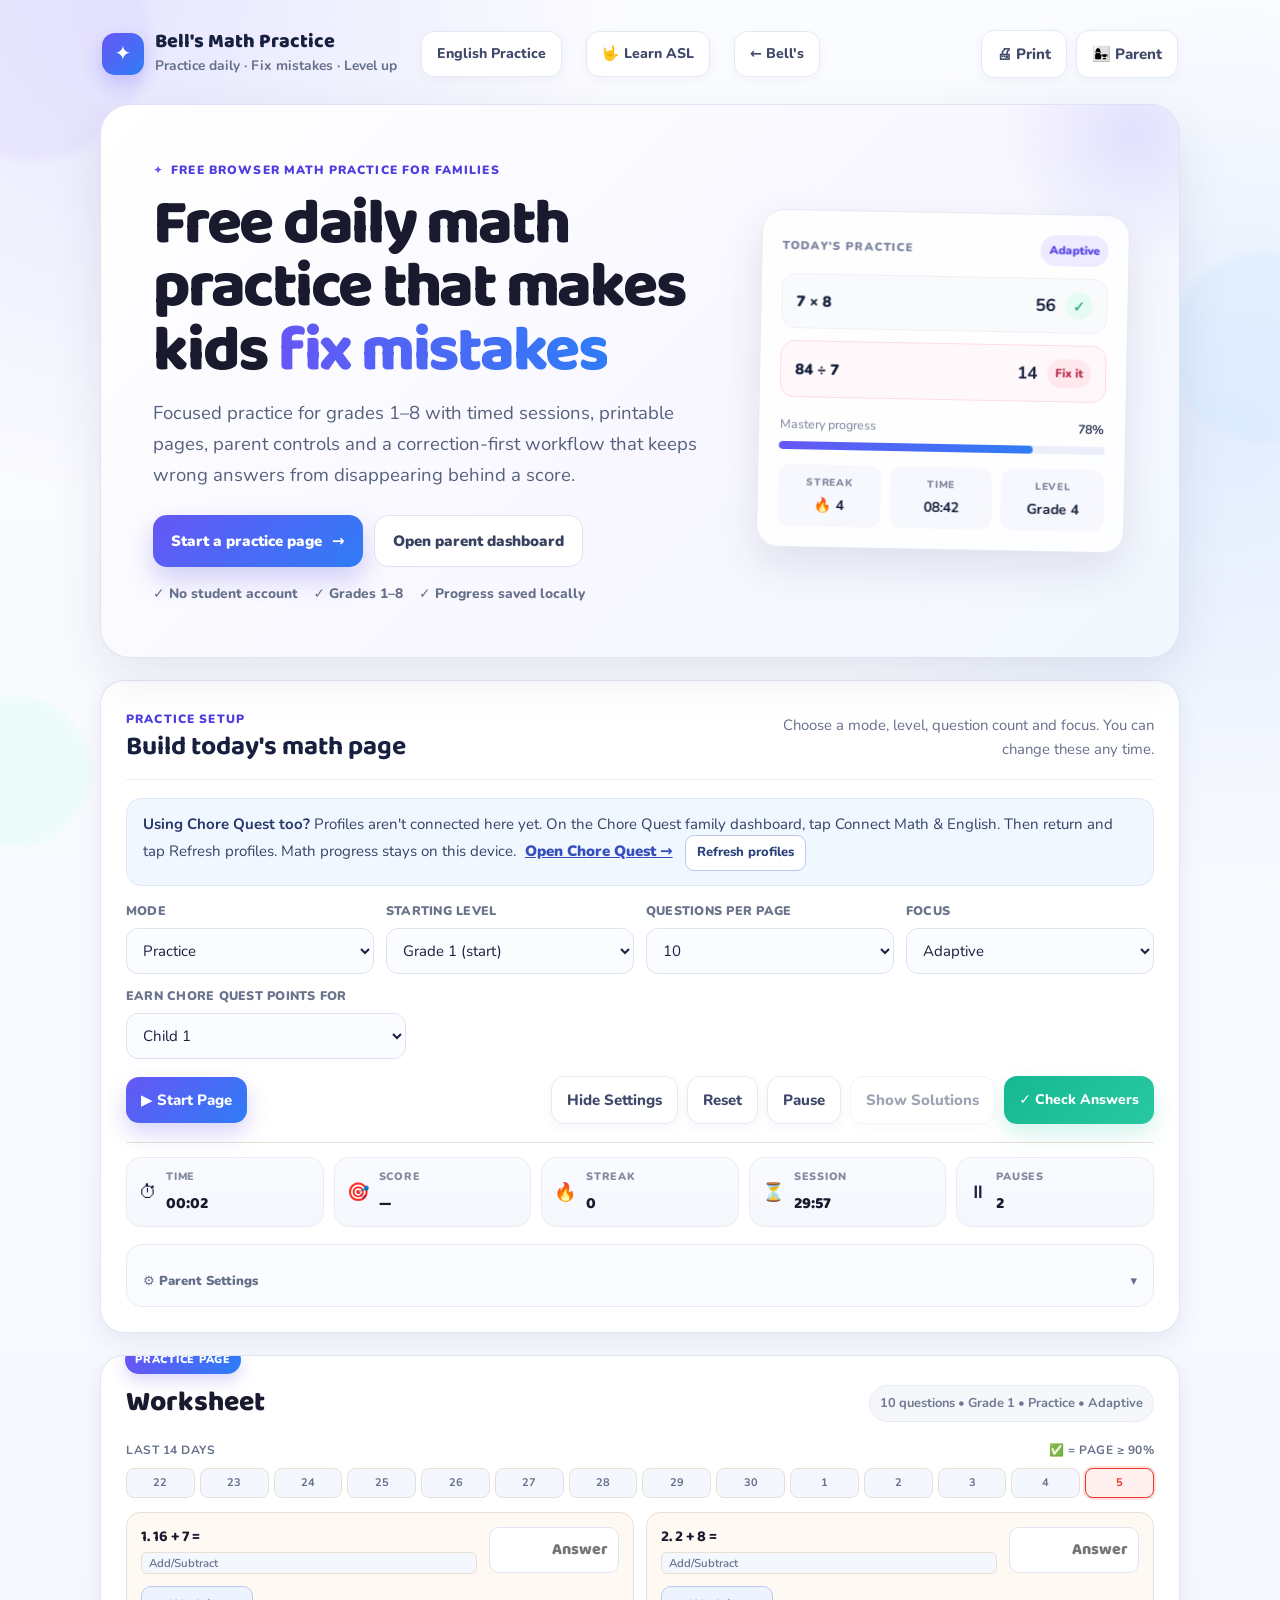
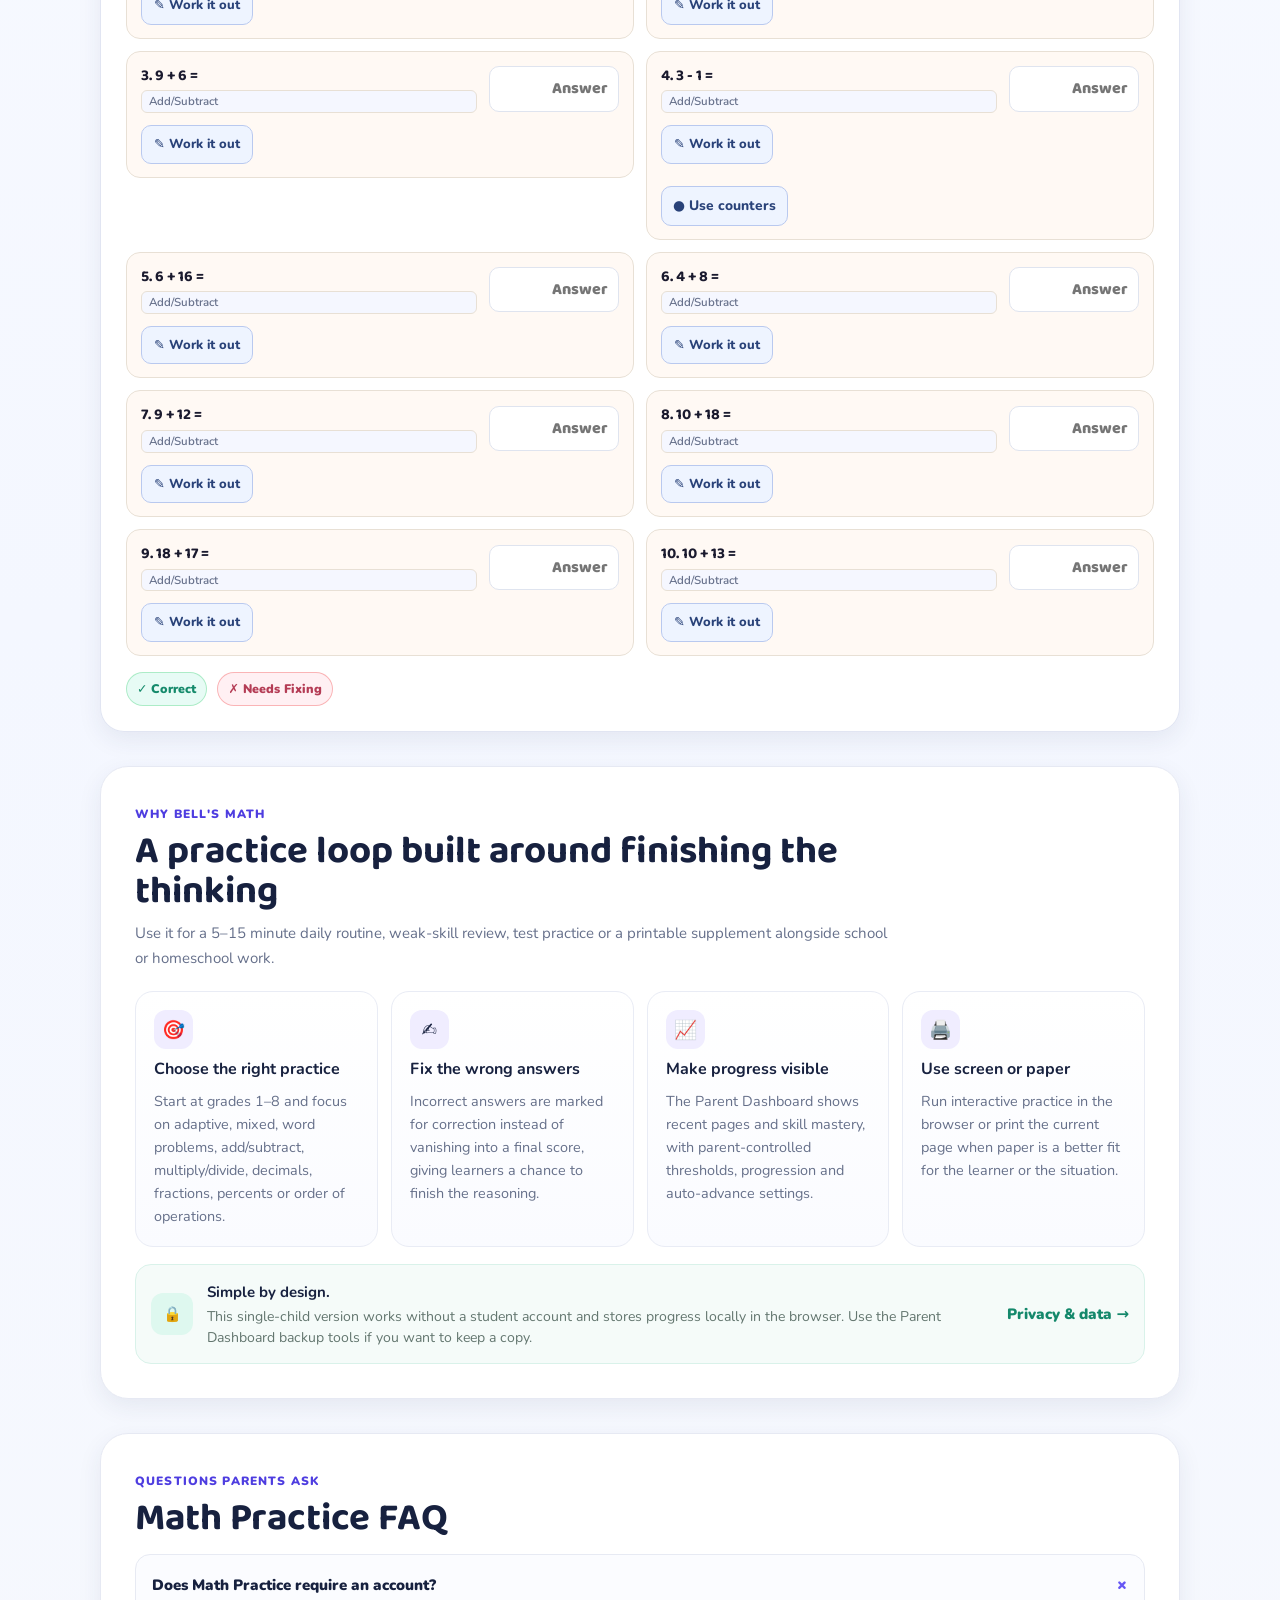
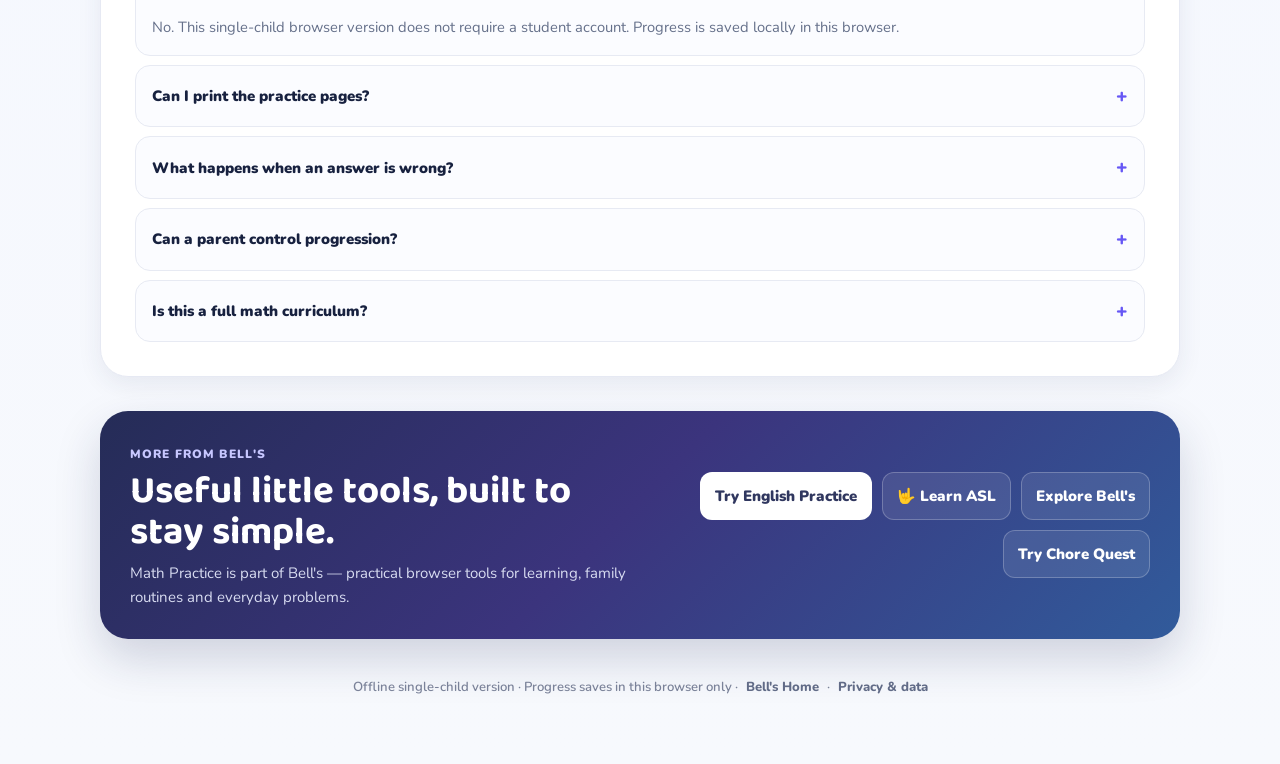
<file: index.html>
<!DOCTYPE html>

<html lang="en">
<head>
<meta charset="utf-8"/>
<meta content="width=device-width,initial-scale=1" name="viewport"/>
<title>Free Daily Math Practice for Kids | Bell's</title>
<link href="https://fonts.googleapis.com" rel="preconnect"/>
<link crossorigin="" href="https://fonts.gstatic.com" rel="preconnect"/>
<link href="https://fonts.googleapis.com/css2?family=Nunito:wght@400;600;700;800;900&amp;family=Baloo+2:wght@600;700;800&amp;display=swap" rel="stylesheet"/>
<link href="style.css?v=20260927-learning-handoff" rel="stylesheet"/>
<meta content="Free browser-based math practice with timed sessions, printable worksheets, mistake correction, mastery tracking and a parent dashboard. Progress saves in this browser." name="description"/><meta content="index,follow,max-image-preview:large,max-snippet:-1,max-video-preview:-1" name="robots"/><meta content="website" property="og:type"/><meta content="Bell's" property="og:site_name"/><meta content="Free Daily Math Practice for Kids | Bell's" property="og:title"/><meta content="Short, focused math practice for kids with timed sessions, printable pages, mistake correction, mastery tracking and a parent dashboard." property="og:description"/><meta content="https://homework.bellstuff.net/" property="og:url"/><meta content="summary" name="twitter:card"/><meta content="Free Daily Math Practice for Kids | Bell's" name="twitter:title"/><meta content="Free browser math practice with mistake correction, printing, mastery tracking and parent controls." name="twitter:description"/><meta content="#6c63ff" name="theme-color"/><link href="https://homework.bellstuff.net/" rel="canonical"/><script type="application/ld+json">{
  "@context": "https://schema.org",
  "@type": "SoftwareApplication",
  "name": "Bell's Math Practice",
  "applicationCategory": "EducationalApplication",
  "operatingSystem": "Web",
  "url": "https://homework.bellstuff.net/",
  "description": "Free browser-based math practice for kids with timed sessions, printable worksheets, mistake correction, mastery tracking and a parent dashboard.",
  "isAccessibleForFree": true,
  "offers": {"@type":"Offer","price":"0","priceCurrency":"USD"},
  "audience": {"@type":"EducationalAudience","educationalRole":"student"},
  "featureList": ["Timed math practice","Printable practice pages","Mistake correction workflow","Mastery tracking","Parent dashboard","Browser-local progress storage"],
  "publisher": {"@type":"Organization","name":"Bell's","url":"https://bellstuff.net/"}
}</script><style>
:root{
  --ink:#17213f;--muted:#66708b;--bg:#f5f7ff;--surface:#ffffff;--line:#e5e9f5;
  --purple:#6657f5;--purple-dark:#4e3de0;--blue:#2f7cf6;--mint:#28c9a2;--yellow:#ffcc57;
  --danger:#ef5d72;--shadow:0 18px 50px rgba(37,45,89,.10);--shadow-soft:0 8px 24px rgba(37,45,89,.08);
  --radius:24px;--radius-sm:15px;
}
*{box-sizing:border-box}
html{scroll-behavior:smooth}
body{margin:0;font-family:Nunito,system-ui,-apple-system,BlinkMacSystemFont,"Segoe UI",sans-serif;color:var(--ink);background:
radial-gradient(circle at 10% 0%,rgba(102,87,245,.13),transparent 31rem),
radial-gradient(circle at 96% 11%,rgba(47,124,246,.11),transparent 29rem),
linear-gradient(180deg,#fbfcff 0%,#f4f7ff 56%,#f7f9fd 100%);min-height:100vh}
button,input,select,textarea{font:inherit}
button,a{transition:transform .18s ease,box-shadow .18s ease,background .18s ease,border-color .18s ease}
button:focus-visible,a:focus-visible,input:focus-visible,select:focus-visible,textarea:focus-visible{outline:3px solid rgba(47,124,246,.25);outline-offset:2px}
.bg-deco{position:fixed;inset:0;pointer-events:none;z-index:-1;overflow:hidden}.blob{position:absolute;border-radius:999px;filter:blur(3px);opacity:.35}.blob-1{width:240px;height:240px;background:#dcd6ff;top:-80px;left:-90px}.blob-2{width:190px;height:190px;background:#cfe8ff;top:28%;right:-80px}.blob-3{width:150px;height:150px;background:#d6fff0;bottom:6%;left:-60px}.dots-grid{display:none}
.wrap{width:min(1160px,calc(100% - 32px));margin:0 auto;padding:20px 0 52px}
.header{display:flex;align-items:center;justify-content:space-between;gap:18px;padding:10px 2px 18px}.header-brand{display:flex;align-items:center;gap:12px}.brand-logo{display:flex;align-items:center;gap:11px}.logo-icon{display:grid;place-items:center;width:42px;height:42px;border-radius:13px;background:linear-gradient(135deg,var(--purple),var(--blue));color:#fff;font-size:20px;box-shadow:0 8px 20px rgba(102,87,245,.28)}.brand-title{font-family:"Baloo 2",Nunito,sans-serif;font-weight:800;font-size:1.24rem;line-height:1.1}.sub{margin:2px 0 0;color:var(--muted);font-size:.86rem;font-weight:700}.topRight{display:flex;align-items:center;gap:9px}.header-brand>.btn-ghost{font-size:.88rem}
.btn-ghost,.btn-outline,.btn-primary,.btn-check,.btn-danger{border:0;cursor:pointer;font-weight:800;border-radius:13px;padding:11px 15px}.btn-ghost,.btn-outline{background:#fff;color:#3f4869;border:1px solid var(--line);box-shadow:0 4px 13px rgba(38,47,91,.04)}.btn-ghost:hover,.btn-outline:hover{border-color:#cfd5e8;background:#fafbff;transform:translateY(-1px)}.btn-primary{color:#fff;background:linear-gradient(135deg,var(--purple),var(--blue));box-shadow:0 10px 22px rgba(93,76,230,.24)}.btn-primary:hover,.btn-check:hover{transform:translateY(-2px);box-shadow:0 14px 28px rgba(93,76,230,.28)}.btn-check{color:#fff;background:linear-gradient(135deg,#16b892,var(--mint));box-shadow:0 10px 22px rgba(40,201,162,.2)}.btn-danger{background:#fff0f3;color:#bc3550;border:1px solid #ffd1da}
.math-hero{display:grid;grid-template-columns:minmax(0,1.22fr) minmax(310px,.78fr);gap:30px;align-items:center;position:relative;overflow:hidden;background:linear-gradient(135deg,#fff 0%,#f8f7ff 56%,#f2f8ff 100%);border:1px solid rgba(220,224,241,.9);border-radius:30px;padding:clamp(26px,5vw,52px);box-shadow:var(--shadow);margin:3px 0 22px}.math-hero:after{content:"";position:absolute;width:270px;height:270px;border-radius:50%;background:radial-gradient(circle,rgba(102,87,245,.14),rgba(102,87,245,0) 68%);right:-90px;top:-105px}.hero-copy,.hero-visual{position:relative;z-index:1}.hero-kicker,.section-kicker{display:inline-flex;align-items:center;gap:7px;text-transform:uppercase;letter-spacing:.095em;font-size:.75rem;font-weight:900;color:var(--purple-dark)}.spark{color:var(--purple)}.math-hero h1{font-family:"Baloo 2",Nunito,sans-serif;font-size:clamp(2.25rem,5vw,4.2rem);line-height:.99;letter-spacing:-.035em;margin:12px 0 15px;max-width:780px}.accent-word{background:linear-gradient(90deg,var(--purple),var(--blue));-webkit-background-clip:text;background-clip:text;color:transparent}.hero-lede{max-width:730px;color:#56617d;font-size:clamp(1rem,1.6vw,1.16rem);line-height:1.67;margin:0}.hero-actions{display:flex;flex-wrap:wrap;gap:11px;margin:24px 0 16px}.hero-primary,.hero-secondary{display:inline-flex;align-items:center;justify-content:center;gap:10px;border-radius:14px;padding:13px 18px;font-weight:900;text-decoration:none}.hero-primary{background:linear-gradient(135deg,var(--purple),var(--blue));color:#fff;box-shadow:0 12px 26px rgba(84,70,220,.25)}.hero-primary:hover{transform:translateY(-2px);box-shadow:0 16px 30px rgba(84,70,220,.31)}.hero-secondary{background:#fff;color:#384260;border:1px solid #dfe3f0;cursor:pointer}.hero-secondary:hover{transform:translateY(-1px);border-color:#cdd3e7}.hero-trust{display:flex;flex-wrap:wrap;gap:9px 16px;color:#66708b;font-size:.86rem;font-weight:800}.hero-trust span{white-space:nowrap}.hero-visual{background:rgba(255,255,255,.86);border:1px solid #e6e8f4;border-radius:22px;padding:20px;box-shadow:0 18px 40px rgba(48,56,102,.12);backdrop-filter:blur(10px);transform:rotate(1.1deg)}.hero-visual-top,.mock-progress-label{display:flex;justify-content:space-between;align-items:center;gap:12px}.mini-label{font-size:.72rem;font-weight:900;letter-spacing:.1em;color:#7b83a0}.mini-pill{background:#eeeaff;color:#5a49e4;padding:6px 9px;border-radius:999px;font-weight:900;font-size:.73rem}.mock-question{display:grid;grid-template-columns:1fr auto auto;align-items:center;gap:10px;margin-top:12px;padding:13px 14px;border-radius:14px;background:#f8fafc;border:1px solid #edf0f7;font-weight:900}.mock-question strong{font-size:1.08rem}.mock-check{display:grid;place-items:center;width:27px;height:27px;border-radius:999px;background:#e5fbf4;color:#119670}.mock-question.wrong{border-color:#ffdbe2;background:#fff8fa}.mock-fix{font-size:.74rem;border-radius:999px;background:#ffe8ed;color:#bd3d58;padding:5px 8px}.mock-progress-label{font-size:.78rem;color:#7a8299;margin:17px 1px 7px}.mock-progress-label strong{color:#39435f}.mock-progress{height:8px;border-radius:99px;background:#eceefa;overflow:hidden}.mock-progress span{display:block;width:78%;height:100%;border-radius:inherit;background:linear-gradient(90deg,var(--purple),var(--blue))}.hero-stat-row{display:grid;grid-template-columns:repeat(3,1fr);gap:9px;margin-top:15px}.hero-stat-row div{background:#f7f8fd;border-radius:12px;padding:10px;text-align:center}.hero-stat-row small{display:block;color:#8a91a7;font-size:.64rem;font-weight:900;letter-spacing:.08em}.hero-stat-row strong{display:block;margin-top:3px;font-size:.88rem}
.card{background:rgba(255,255,255,.94);border:1px solid rgba(224,228,242,.95);border-radius:var(--radius);box-shadow:var(--shadow-soft)}.controls-card{margin:22px 0}.card-inner{padding:25px}.section-heading{display:flex;justify-content:space-between;gap:24px;align-items:end;border-bottom:1px solid #edf0f7;padding-bottom:17px;margin-bottom:18px}.section-heading h2{font-family:"Baloo 2",Nunito,sans-serif;font-size:1.65rem;line-height:1.05;margin:4px 0 0}.section-heading p{margin:0;color:var(--muted);font-size:.93rem;max-width:410px;text-align:right}.row{display:flex}.settings-row{display:grid;grid-template-columns:repeat(4,minmax(0,1fr));gap:12px}.field-label{display:flex;flex-direction:column;gap:7px}.label-text{font-size:.78rem;color:#6d758e;font-weight:900;letter-spacing:.02em}select,input[type="number"],.pw-input,textarea{width:100%;border:1px solid #dde2ef;background:#fbfcff;color:var(--ink);border-radius:12px;padding:11px 12px;min-height:44px;box-shadow:inset 0 1px 0 rgba(255,255,255,.8)}select:hover,input:hover,textarea:hover{border-color:#cbd2e4}.action-row{justify-content:space-between;align-items:center;gap:12px;flex-wrap:wrap;margin-top:17px}.btn-group-secondary{display:flex;gap:9px;flex-wrap:wrap}.status-bar{display:grid;grid-template-columns:repeat(5,1fr);gap:10px;margin-top:18px}.stat-chip{display:grid;grid-template-columns:auto 1fr;grid-template-areas:"icon label" "icon value";column-gap:9px;align-items:center;background:linear-gradient(180deg,#fafbff,#f5f7fd);border:1px solid #e8ebf4;border-radius:15px;padding:10px 12px}.chip-icon{grid-area:icon;font-size:1.13rem}.chip-label{grid-area:label;color:#848ba0;font-size:.67rem;font-weight:900;text-transform:uppercase;letter-spacing:.07em}.chip-val{grid-area:value;font-size:1rem;font-weight:900}.tips{margin-top:17px;border:1px solid #e8ebf4;border-radius:16px;background:#fbfcff;overflow:hidden}.tips summary{display:flex;justify-content:space-between;align-items:center;padding:14px 16px;cursor:pointer;font-weight:900;list-style:none}.tips summary::-webkit-details-marker{display:none}.settingsGrid{display:grid;grid-template-columns:repeat(3,1fr);gap:14px;padding:16px;border-top:1px solid #eceff7}.toggle-label{display:flex;align-items:flex-start;gap:9px;padding:10px;border-radius:12px;background:#fff;border:1px solid #eceef6;font-size:.88rem;font-weight:700}.toggle-label input{margin-top:3px;accent-color:var(--purple)}
.worksheet-card{margin:22px 0;min-height:310px;position:relative}.worksheet-card:before{content:"Practice page";position:absolute;top:-10px;left:24px;background:linear-gradient(90deg,var(--purple),var(--blue));color:#fff;padding:5px 10px;border-radius:99px;font-size:.68rem;font-weight:900;letter-spacing:.07em;text-transform:uppercase;box-shadow:0 7px 15px rgba(96,78,227,.22)}.sheetHeader{display:flex;align-items:center;justify-content:space-between;gap:12px;margin-bottom:15px}.sheet-title{font-family:"Baloo 2",Nunito,sans-serif;font-size:1.75rem;margin:0}.badge-meta{font-size:.8rem;color:#707992;background:#f5f7fb;border:1px solid #e6eaf3;border-radius:999px;padding:7px 10px}.questions{display:grid;gap:12px}.questions>div{border-radius:14px}.questions input{border:1px solid #dfe4ef;border-radius:10px;padding:9px 10px}.legend{display:flex;gap:10px;flex-wrap:wrap;margin-top:16px}.legendItem{font-size:.78rem;font-weight:900;border-radius:999px;padding:6px 10px}.legendItem.ok{background:#e7fbf5;color:#158a6b}.legendItem.bad{background:#fff0f3;color:#b43c55}.feedback{margin-top:13px;border-radius:13px}.calendar{margin-bottom:14px}
.content-shell{margin:34px 0;padding:clamp(22px,4vw,34px);background:#fff;border:1px solid #e6e9f3;border-radius:28px;box-shadow:var(--shadow-soft)}.content-heading{max-width:760px;margin-bottom:20px}.content-heading.compact{margin-bottom:14px}.content-heading h2,.more-tools-panel h2{font-family:"Baloo 2",Nunito,sans-serif;font-size:clamp(1.8rem,3vw,2.6rem);line-height:1.05;margin:7px 0 8px}.content-heading p{color:var(--muted);line-height:1.68;margin:0}.feature-grid{display:grid;grid-template-columns:repeat(4,1fr);gap:13px}.feature-card{padding:18px;border-radius:18px;border:1px solid #e9ecf5;background:linear-gradient(180deg,#fff,#fafbff)}.feature-card h3{margin:8px 0 7px;font-size:1rem}.feature-card p{margin:0;color:#66708a;font-size:.9rem;line-height:1.6}.feature-icon{display:grid;place-items:center;width:39px;height:39px;border-radius:12px;background:#f0edff;font-size:1.15rem}.privacy-banner{display:grid;grid-template-columns:auto 1fr auto;gap:14px;align-items:center;margin-top:17px;border-radius:16px;padding:15px;background:#f5fbf9;border:1px solid #d9f2ea}.privacy-banner p{margin:2px 0 0;color:#63766f;font-size:.88rem;line-height:1.5}.privacy-banner a{font-weight:900;color:#14886b;text-decoration:none;white-space:nowrap}.privacy-icon{display:grid;place-items:center;width:42px;height:42px;border-radius:12px;background:#def8ef}.faq-grid{display:grid;gap:9px}.faq-row{border:1px solid #e7eaf3;border-radius:15px;background:#fbfcff;padding:0 16px}.faq-row summary{display:flex;justify-content:space-between;gap:20px;align-items:center;padding:15px 0;cursor:pointer;font-weight:900;list-style:none}.faq-row summary::-webkit-details-marker{display:none}.faq-row summary span{font-size:1.2rem;color:var(--purple)}.faq-row[open] summary span{transform:rotate(45deg)}.faq-row p{margin:0;padding:0 30px 15px 0;color:#65708a;line-height:1.65;font-size:.92rem}.more-tools-panel{display:flex;justify-content:space-between;align-items:center;gap:24px;margin:34px 0 18px;padding:30px;border-radius:28px;color:#fff;background:linear-gradient(135deg,#252c57,#3b347d 48%,#315b9b);box-shadow:0 20px 46px rgba(30,39,83,.18)}.more-tools-panel p{margin:7px 0 0;color:#d8dcf1;max-width:650px}.section-kicker.light{color:#c7c7ff}.more-actions{display:flex;gap:10px;flex-wrap:wrap;justify-content:flex-end}.more-actions a{white-space:nowrap;text-decoration:none;color:#fff;font-weight:900;padding:11px 14px;border:1px solid rgba(255,255,255,.23);border-radius:12px;background:rgba(255,255,255,.09)}.more-actions a:first-child{background:#fff;color:#30375f}.footer{text-align:center;color:#7a8299;font-size:.82rem;padding:14px 0}.footer a{color:#616b87;font-weight:800;text-decoration:none}
.modalBackdrop{position:fixed;inset:0;z-index:1000;display:grid;place-items:center;padding:18px;background:rgba(20,25,55,.54);backdrop-filter:blur(8px)}.hidden{display:none!important}.modal{width:min(970px,96vw);max-height:92vh;overflow:auto;padding:23px;background:#fff}.modalHeader{display:flex;justify-content:space-between;align-items:center;gap:12px}.modal-title-group{display:flex;align-items:center;gap:9px}.modal-title-group h2{margin:0}.dashGrid{display:grid;grid-template-columns:repeat(2,1fr);gap:13px;margin-top:18px}.dashCard{border:1px solid #e7eaf3;border-radius:17px;padding:16px;background:#fbfcff}.dash-section-title{margin-top:0}.backup-buttons,.import-actions,.pw-actions{display:flex;gap:9px;flex-wrap:wrap}.exportOut{margin-top:10px;min-height:110px}.password-modal{width:min(430px,94vw);text-align:center}.pw-icon{font-size:2rem}.pw-sub{color:var(--muted)}.pw-error{color:#bb3450;font-weight:800;margin-top:8px}
@media(max-width:900px){.math-hero{grid-template-columns:1fr}.hero-visual{max-width:520px;transform:none}.settings-row{grid-template-columns:repeat(2,1fr)}.status-bar{grid-template-columns:repeat(3,1fr)}.settingsGrid{grid-template-columns:repeat(2,1fr)}.feature-grid{grid-template-columns:repeat(2,1fr)}.more-tools-panel{align-items:flex-start;flex-direction:column}.more-actions{justify-content:flex-start}.section-heading{align-items:flex-start;flex-direction:column}.section-heading p{text-align:left}}
@media(max-width:620px){.wrap{width:min(100% - 20px,1160px);padding-top:10px}.header{align-items:flex-start}.header-brand>.btn-ghost{display:none!important}.sub{display:none}.topRight{gap:6px}.topRight .btn-ghost{padding:9px 10px;font-size:.78rem}.logo-icon{width:37px;height:37px}.brand-title{font-size:1.05rem}.math-hero{border-radius:22px;padding:24px 19px}.math-hero h1{font-size:2.35rem}.hero-actions{display:grid}.hero-primary,.hero-secondary{width:100%}.hero-trust{gap:7px 12px}.hero-visual{padding:15px}.card-inner{padding:18px}.settings-row,.settingsGrid,.feature-grid,.dashGrid{grid-template-columns:1fr}.action-row{align-items:stretch}.action-row>.btn-primary{width:100%}.btn-group-secondary{display:grid;grid-template-columns:repeat(2,1fr);width:100%}.status-bar{grid-template-columns:repeat(2,1fr)}.status-bar .stat-chip:last-child{grid-column:span 2}.sheetHeader{align-items:flex-start;flex-direction:column}.privacy-banner{grid-template-columns:auto 1fr}.privacy-banner a{grid-column:1/-1;margin-left:56px}.content-shell{border-radius:21px;padding:20px}.more-tools-panel{border-radius:21px;padding:22px}.more-actions{display:grid;width:100%}.more-actions a{text-align:center}.modal{padding:16px}}
@media print{body{background:#fff}.bg-deco,.header,.math-hero,.controls-card,.content-shell,.more-tools-panel,.footer,.legend{display:none!important}.wrap{width:100%;padding:0}.worksheet-card{box-shadow:none;border:0;margin:0}.worksheet-card:before{display:none}.card-inner{padding:0}}
</style><style>.family-connect{margin:15px 0;padding:14px 16px;border:1px solid #dce9f7;border-radius:15px;background:#f1f7ff;color:#334266;line-height:1.5}.family-connect a{color:#364fbd;font-weight:900;display:inline-block;margin-left:5px}.family-connect strong{color:#26366b}.questions{align-items:start}.q.has-counter-game{flex-wrap:wrap}.q.has-counter-game .counter-game{flex:0 0 100%;min-width:0}.counter-toggle,.counter-reset{border:1px solid #b9c9ef;background:#eef4ff;color:#294279;border-radius:10px;padding:8px 11px;font:inherit;font-size:.86rem;font-weight:800;cursor:pointer}.counter-toggle{margin:10px 0 0}.counter-game{margin:10px 0 0;padding:12px;border:1px solid #d9e5f6;border-radius:12px;background:#f8fbff}.counter-game.hidden{display:none}.counter-prompt,.counter-status{margin:0 0 10px;font-size:.9rem;font-weight:700}.counter-groups{display:flex;gap:12px;flex-wrap:wrap;margin-bottom:10px}.counter-group{display:grid;gap:5px}.counter-group>span{font-size:.75rem;font-weight:800;color:#566584}.counter-frame{display:grid;grid-template-columns:repeat(5, minmax(28px, 34px));gap:5px;padding:7px;border:2px solid #bdcdec;border-radius:10px;background:white}.counter-dot{width:34px;height:34px;border:0;border-radius:50%;background:#dce8ff;color:#3659b4;font-size:20px;cursor:pointer}.counter-dot:hover,.counter-dot:focus-visible{outline:2px solid #3659b4}.counter-dot.taken{background:#f4e4e6;color:#a14857;text-decoration:line-through;opacity:.55}.counter-dot:disabled{cursor:default}@media print{.family-connect,.counter-toggle,.counter-game{display:none!important}}</style></head>
<body>
<!-- Decorative background shapes -->
<div aria-hidden="true" class="bg-deco">
<div class="blob blob-1"></div>
<div class="blob blob-2"></div>
<div class="blob blob-3"></div>
<div class="dots-grid"></div>
</div>
<div class="wrap">
<!-- Header -->
<header class="header">
<div class="header-brand">
<div class="brand-logo">
<span class="logo-icon">✦</span>
<div>
<div class="brand-title">Bell's Math Practice</div>
<p class="sub">Practice daily · Fix mistakes · Level up</p>
</div>
</div>
<a class="btn-ghost" href="/english/" style="text-decoration:none; margin-left:12px;">English Practice</a><a class="btn-ghost" href="/asl/" style="text-decoration:none; margin-left:12px;">🤟 Learn ASL</a><a class="btn-ghost" href="https://bellstuff.net/" style="text-decoration:none; margin-left:12px;">← Bell's</a></div>
<div class="topRight">
<button class="btn-ghost" id="printBtn">🖨 Print</button>
<button class="btn-ghost" id="dashboardBtn">👩‍👧 Parent</button>
</div>
</header><section aria-labelledby="page-title" class="math-hero" id="about-math-practice">
<div class="hero-copy">
<div class="hero-kicker"><span class="spark">✦</span> Free browser math practice for families</div>
<h1 id="page-title">Free daily math practice that makes kids <span class="accent-word">fix mistakes</span></h1>
<p class="hero-lede">Focused practice for grades 1–8 with timed sessions, printable pages, parent controls and a correction-first workflow that keeps wrong answers from disappearing behind a score.</p>
<div class="hero-actions">
<a class="hero-primary" href="#settingsRow">Start a practice page <span>→</span></a>
<button class="hero-secondary" onclick="document.getElementById('dashboardBtn').click()" type="button">Open parent dashboard</button>
</div>
<div aria-label="Key features" class="hero-trust">
<span>✓ No student account</span>
<span>✓ Grades 1–8</span>
<span>✓ Progress saved locally</span>
</div>
</div>
<div aria-hidden="true" class="hero-visual">
<div class="hero-visual-top">
<span class="mini-label">TODAY'S PRACTICE</span>
<span class="mini-pill">Adaptive</span>
</div>
<div class="mock-question"><span>7 × 8</span><strong>56</strong><span class="mock-check">✓</span></div>
<div class="mock-question wrong"><span>84 ÷ 7</span><strong>14</strong><span class="mock-fix">Fix it</span></div>
<div class="mock-progress-label"><span>Mastery progress</span><strong>78%</strong></div>
<div class="mock-progress"><span></span></div>
<div class="hero-stat-row">
<div><small>STREAK</small><strong>🔥 4</strong></div>
<div><small>TIME</small><strong>08:42</strong></div>
<div><small>LEVEL</small><strong>Grade 4</strong></div>
</div>
</div>
</section>
<!-- Controls card -->
<section class="card controls-card">
<div class="card-inner"><div class="section-heading">
<div><span class="section-kicker">Practice setup</span><h2>Build today's math page</h2></div>
<p>Choose a mode, level, question count and focus. You can change these any time.</p>
</div>
<div class="family-connect" id="familyConnect" role="note"><strong>Using Chore Quest too?</strong> <span id="familyConnectText" aria-live="polite">On the Chore Quest family dashboard, tap Connect Math &amp; English. Then return here and refresh profiles.</span> <a href="https://chores.bellstuff.net/">Open Chore Quest →</a> <button id="refreshFamilyProfiles" type="button">Refresh profiles</button></div>
<div class="row settings-row" id="settingsRow">
<label class="field-label">
<span class="label-text">Mode</span>
<select id="modeSelect">
<option value="practice">Practice</option>
<option value="test">Test</option>
</select>
</label>
<label class="field-label">
<span class="label-text">Starting level</span>
<select id="gradeSelect">
<option value="1">Grade 1 (start)</option>
<option value="2">Grade 2</option>
<option value="3">Grade 3</option>
<option value="4">Grade 4</option>
<option value="5">Grade 5</option>
<option value="6">Grade 6</option>
<option value="7">Grade 7</option>
<option value="8">Grade 8</option>
<option value="current">Current level</option>
</select>
</label>
<label class="field-label">
<span class="label-text">Questions per page</span>
<select id="countSelect">
<option value="10">10</option>
<option value="25">25</option>
<option value="40">40</option>
<option value="60">60</option>
<option value="80">80</option>
</select>
</label>
<label class="field-label">
<span class="label-text">Focus</span>
<select id="focusSelect">
<option value="adaptive">Adaptive</option>
<option value="mixed">Mixed</option>
<option value="word">Word Problems</option>
<option value="addsub">Add/Subtract</option>
<option value="muldiv">Multiply/Divide</option>
<option value="decimals">Decimals</option>
<option value="fractions">Fractions</option>
<option value="percents">Percents</option>
<option value="orderops">Order of Operations</option>
</select>
</label>
</div>
<label class="field-label" style="max-width:280px;margin-top:12px"><span class="label-text">Earn Chore Quest points for</span><select id="childSelect"><option value="0">Child 1</option><option value="1">Child 2</option><option value="2">Child 3</option><option value="3">Child 4</option></select></label>
<!-- Action buttons -->
<div class="row action-row">
<button class="btn-primary" id="newBtn">▶ Start Page</button>
<div class="btn-group-secondary">
<button class="btn-outline" id="showSettingsBtn">Settings</button>
<button class="btn-outline" id="resetBtn">Reset</button>
<button class="btn-outline" id="pauseBtn">⏸ Pause</button>
<button class="btn-outline" id="showSolutionsBtn">Show Solutions</button>
<button class="btn-check" id="checkBtn">✓ Check Answers</button>
</div>
</div>
<div id="mathReward" class="family-connect hidden" role="status"><strong id="mathRewardTitle"></strong> <span id="mathRewardText"></span> <a id="mathRewardLink" href="https://chores.bellstuff.net/">Open Chore Quest →</a></div>
<!-- Status pills -->
<div class="status-bar">
<div class="stat-chip">
<span class="chip-icon">⏱</span>
<span class="chip-label">Time</span>
<span class="chip-val" id="timer">00:00</span>
</div>
<div class="stat-chip">
<span class="chip-icon">🎯</span>
<span class="chip-label">Score</span>
<span class="chip-val" id="score">—</span>
</div>
<div class="stat-chip">
<span class="chip-icon">🔥</span>
<span class="chip-label">Streak</span>
<span class="chip-val" id="streak">0</span>
</div>
<div class="stat-chip">
<span class="chip-icon">⏳</span>
<span class="chip-label">Session</span>
<span class="chip-val" id="sessionLeft">30:00</span>
</div>
<div class="stat-chip">
<span class="chip-icon">⏸</span>
<span class="chip-label">Pauses</span>
<span class="chip-val" id="pausesLeft">2</span>
</div>
</div>
<!-- Parent settings (collapsible) -->
<details class="tips parent-settings">
<summary>
<span>⚙️ Parent Settings</span>
<span class="caret">▾</span>
</summary>
<div class="settingsGrid">
<label class="toggle-label"><input checked="" id="allowSolutions" type="checkbox"/> <span>Allow "Show Solutions" after a correction attempt (practice only)</span></label>
<label class="toggle-label"><input id="requireAllAnswered" type="checkbox"/> <span>Require all answered before checking</span></label>
<label class="field-label small-field">
<span class="label-text">Mastery threshold (%)</span>
<input id="masteryThreshold" max="100" min="50" type="number" value="90"/>
</label>
<label class="field-label small-field">
<span class="label-text">"Completed" threshold (%)</span>
<input id="completionThreshold" max="100" min="50" type="number" value="90"/>
</label>
<label class="field-label small-field">
<span class="label-text">Min pages per level</span>
<input id="minPagesPerLevel" max="200" min="1" type="number" value="20"/>
</label>
<label class="field-label small-field">
<span class="label-text">Current level (parent)</span>
<select id="currentLevelSelect">
<option value="1">Grade 1</option>
<option value="2">Grade 2</option>
<option value="3">Grade 3</option>
<option value="4">Grade 4</option>
<option value="5">Grade 5</option>
<option value="6">Grade 6</option>
<option value="7">Grade 7</option>
<option value="8">Grade 8</option>
</select>
</label>
<label class="toggle-label"><input checked="" id="autoAdvance" type="checkbox"/> <span>Auto-advance when mastered</span></label>
</div>
</details>
</div>
</section>
<!-- Worksheet section -->
<section class="card worksheet-card" id="practice-area">
<div class="card-inner">
<div class="sheetHeader">
<h2 class="sheet-title" id="sheetTitle">Worksheet</h2>
<div class="meta badge-meta" id="sheetMeta"></div>
</div>
<!-- Calendar -->
<div class="calendar" id="calendar"></div>
<!-- Questions grid -->
<div class="questions" id="questions"></div>
<!-- Legend -->
<div class="legend">
<span class="legendItem ok">✓ Correct</span>
<span class="legendItem bad">✗ Needs Fixing</span>
</div>
<!-- Feedback banner -->
<div class="feedback" id="feedback"></div>
</div>
</section>
<!-- Parent Dashboard Modal -->
<div aria-modal="true" class="modalBackdrop hidden" id="modalBackdrop" role="dialog">
<div class="modal card">
<div class="modalHeader">
<div class="modal-title-group">
<span class="modal-icon">👩‍👧</span>
<h2>Parent Dashboard</h2>
</div>
<button class="btn-ghost" id="closeDashboardBtn">✕ Close</button>
</div>
<div class="dashGrid">
<div class="dashCard">
<h3 class="dash-section-title">📊 Summary</h3>
<div class="dashBody" id="dashSummary"></div>
</div>
<div class="dashCard">
<h3 class="dash-section-title">🧠 Skill Mastery</h3>
<div class="dashBody" id="dashSkills"></div>
</div>
<div class="dashCard">
<h3 class="dash-section-title">📋 Recent Pages</h3>
<div class="dashBody" id="dashRecent"></div>
</div>
<div class="dashCard">
<h3 class="dash-section-title">💾 Backup &amp; Reset</h3>
<div class="dashBody">
<div class="backup-buttons">
<button class="btn-outline" id="exportBtn">Export JSON</button>
<button class="btn-outline" id="downloadBackupBtn">⬇ Download</button>
<button class="btn-danger" id="resetDataBtn">⚠ Reset All</button>
</div>
<textarea class="exportOut" id="exportOut" placeholder="Exported data will appear here…" readonly=""></textarea>
<div class="importBlock">
<p class="label-text small-label">Import backup (paste JSON or choose file)</p>
<textarea class="exportOut" id="importIn" placeholder="Paste backup JSON here…"></textarea>
<div class="import-actions">
<button class="btn-primary small-btn" id="importBackupBtn">Import</button>
<label class="btn-outline file-label">
<input accept="application/json" id="importFile" type="file"/>
                    📂 Choose File
                  </label>
</div>
<div class="import-status" id="importStatus"></div>
</div>
</div>
</div>
</div>
</div>
</div>
<!-- Password Modal -->
<div class="modalBackdrop hidden" id="passwordModal">
<div class="modal card password-modal">
<div class="pw-icon">🔐</div>
<h2>Parent Access</h2>
<p class="pw-sub">Enter the parent password to continue</p>
<input class="pw-input" id="passwordInput" placeholder="Password" type="password"/>
<div class="pw-actions">
<button class="btn-primary" id="passwordSubmitBtn">Enter</button>
<button class="btn-outline" id="passwordCancelBtn">Cancel</button>
</div>
<div class="pw-error" id="passwordError"></div>
</div>
</div>
<section aria-labelledby="how-title" class="content-shell" id="how-it-works">
<div class="content-heading">
<span class="section-kicker">Why Bell's Math</span>
<h2 id="how-title">A practice loop built around finishing the thinking</h2>
<p>Use it for a 5–15 minute daily routine, weak-skill review, test practice or a printable supplement alongside school or homeschool work.</p>
</div>
<div class="feature-grid">
<article class="feature-card"><div class="feature-icon">🎯</div><h3>Choose the right practice</h3><p>Start at grades 1–8 and focus on adaptive, mixed, word problems, add/subtract, multiply/divide, decimals, fractions, percents or order of operations.</p></article>
<article class="feature-card"><div class="feature-icon">✍️</div><h3>Fix the wrong answers</h3><p>Incorrect answers are marked for correction instead of vanishing into a final score, giving learners a chance to finish the reasoning.</p></article>
<article class="feature-card"><div class="feature-icon">📈</div><h3>Make progress visible</h3><p>The Parent Dashboard shows recent pages and skill mastery, with parent-controlled thresholds, progression and auto-advance settings.</p></article>
<article class="feature-card"><div class="feature-icon">🖨️</div><h3>Use screen or paper</h3><p>Run interactive practice in the browser or print the current page when paper is a better fit for the learner or the situation.</p></article>
</div>
<div class="privacy-banner"><div class="privacy-icon">🔒</div><div><strong>Simple by design.</strong><p>This single-child version works without a student account and stores progress locally in the browser. Use the Parent Dashboard backup tools if you want to keep a copy.</p></div><a href="/privacy/">Privacy &amp; data →</a></div>
</section><section aria-labelledby="faq-title" class="content-shell faq-shell" id="faq">
<div class="content-heading compact">
<span class="section-kicker">Questions parents ask</span>
<h2 id="faq-title">Math Practice FAQ</h2>
</div>
<div class="faq-grid">
<details class="faq-row" open=""><summary>Does Math Practice require an account?<span>+</span></summary><p>No. This single-child browser version does not require a student account. Progress is saved locally in this browser.</p></details>
<details class="faq-row"><summary>Can I print the practice pages?<span>+</span></summary><p>Yes. Use the Print button to turn the current practice page into a paper-based worksheet.</p></details>
<details class="faq-row"><summary>What happens when an answer is wrong?<span>+</span></summary><p>Incorrect answers are marked as needing correction so the learner can fix mistakes instead of only seeing a final score.</p></details>
<details class="faq-row"><summary>Can a parent control progression?<span>+</span></summary><p>Yes. Parent settings include solution access, mastery and completion thresholds, level controls and automatic advancement.</p></details>
<details class="faq-row"><summary>Is this a full math curriculum?<span>+</span></summary><p>No. Bell's Math Practice is designed for focused practice and reinforcement alongside school or homeschool learning.</p></details>
</div>
</section><section aria-labelledby="more-tools-title" class="more-tools-panel" id="more-tools">
<div><span class="section-kicker light">More from Bell's</span><h2 id="more-tools-title">Useful little tools, built to stay simple.</h2><p>Math Practice is part of Bell's — practical browser tools for learning, family routines and everyday problems.</p></div>
<div class="more-actions"><a href="/english/">Try English Practice</a><a href="/asl/">🤟 Learn ASL</a><a href="https://bellstuff.net/">Explore Bell's</a><a href="https://chores.bellstuff.net/">Try Chore Quest</a></div>
</section><footer class="footer">Offline single-child version · Progress saves in this browser only · <a href="https://bellstuff.net/">Bell's Home</a> · <a href="/privacy/">Privacy &amp; data</a></footer>
</div>
<script src="english/learning-rewards.js"></script><script src="app.js?v=20260927-learning-handoff"></script>
</body>
</html>
</file>
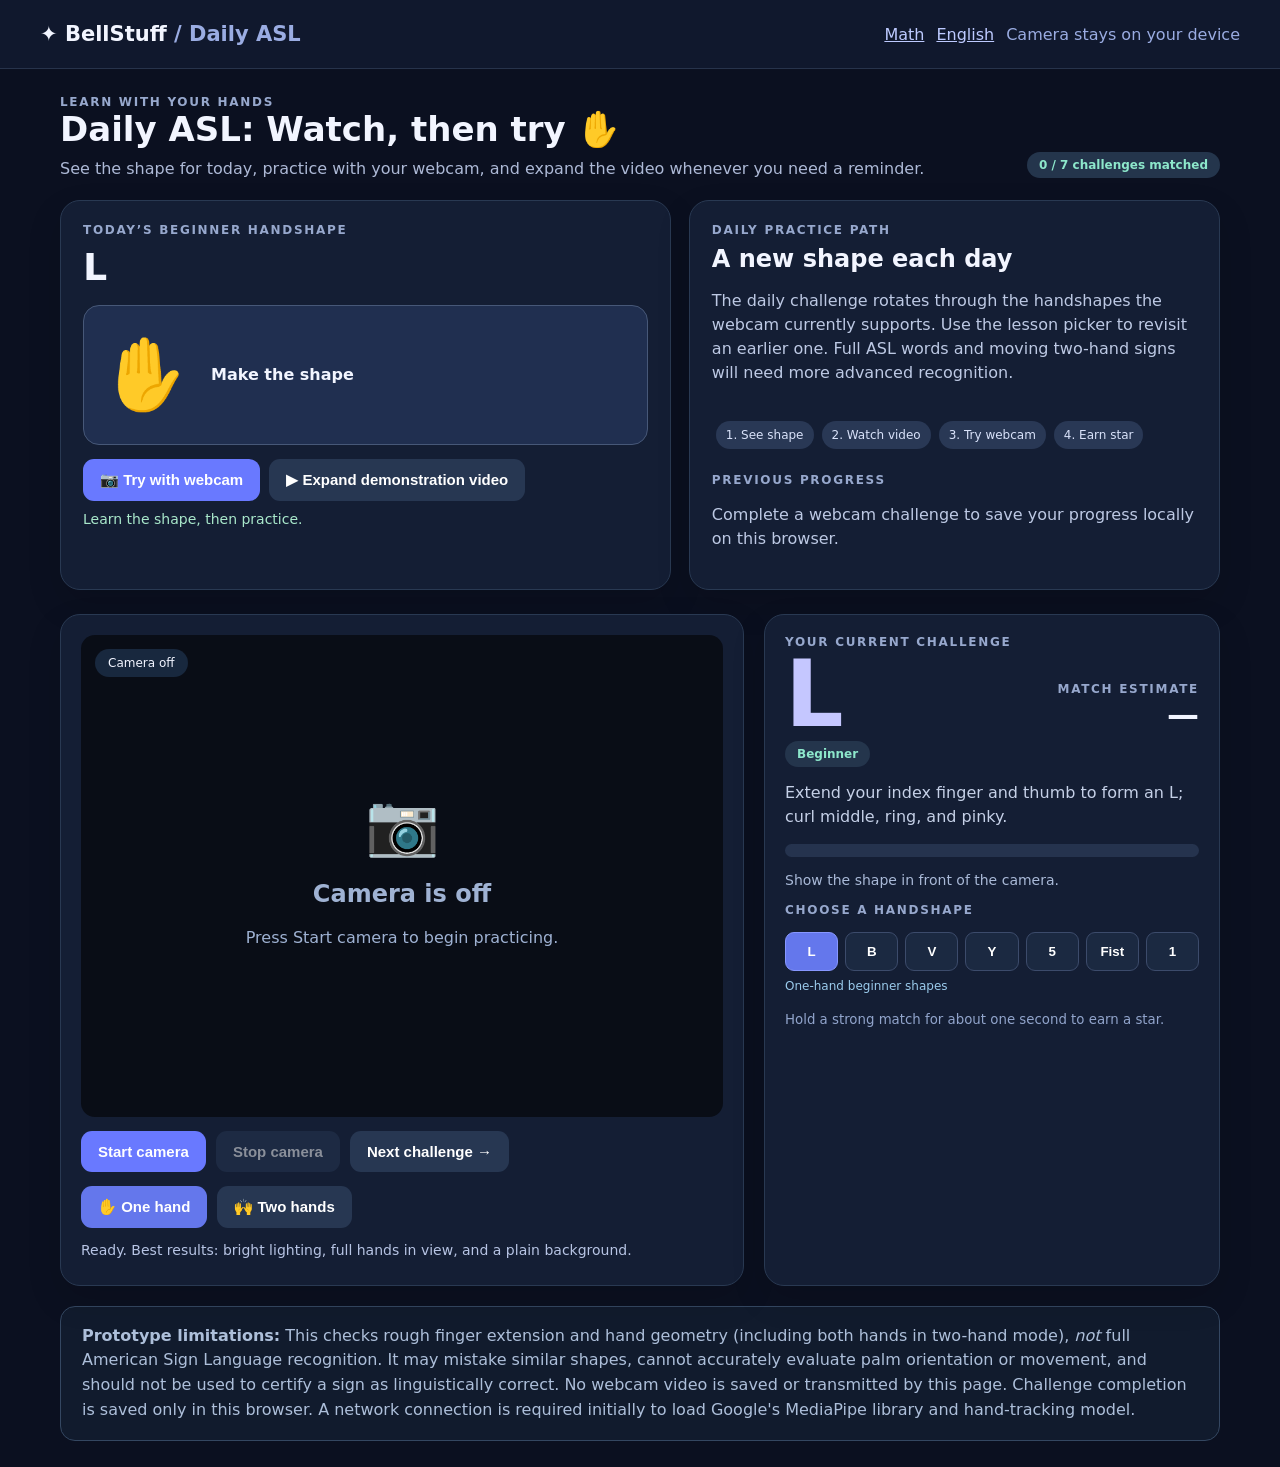
<file: asl/index.html>
<!doctype html><html lang="en"><head><meta charset="utf-8"><meta name="viewport" content="width=device-width,initial-scale=1"><title>BellStuff • Daily ASL Practice</title><style>
:root{color-scheme:dark;font-family:Inter,system-ui,Segoe UI,Arial,sans-serif}*{box-sizing:border-box}body{margin:0;background:#0b1020;color:#f2f5ff}header{padding:22px max(22px,calc((100vw - 1200px)/2));display:flex;align-items:center;justify-content:space-between;border-bottom:1px solid #27334b;background:#10182d}header strong{font-size:21px}header span{color:#9aace2}main{max-width:1200px;margin:auto;padding:26px 20px}.top{display:flex;justify-content:space-between;gap:20px;align-items:end;flex-wrap:wrap}.top h1{font-size:34px;margin:0 0 10px}.top p{margin:0;color:#adb9d6}.layout{display:grid;grid-template-columns:minmax(0,1.5fr) minmax(300px,1fr);gap:20px;margin-top:24px}.panel{background:#141e34;border:1px solid #293952;border-radius:20px;padding:20px;box-shadow:0 14px 34px #0002}.stage{width:100%;aspect-ratio:4/3;border-radius:14px;background:#090d16;position:relative;overflow:hidden}video,canvas{position:absolute;inset:0;width:100%;height:100%;object-fit:contain;transform:scaleX(-1)}canvas{pointer-events:none}.empty{position:absolute;inset:0;display:grid;place-items:center;text-align:center;color:#9fb2d3;padding:30px}.live{position:absolute;left:14px;top:14px;background:#1c3049c9;border-radius:99px;padding:7px 13px;font-size:12px;z-index:2}.row{display:flex;gap:10px;flex-wrap:wrap;align-items:center}.controls{margin-top:14px}.btn{border:0;border-radius:11px;background:#6979ff;color:white;padding:12px 17px;font-size:15px;font-weight:700;cursor:pointer}.btn.alt{background:#273752}.btn:disabled{opacity:.5;cursor:not-allowed}.status{color:#b7c4e4;font-size:14px;margin-top:14px;min-height:23px}.lesson{display:flex;align-items:center;justify-content:space-between;gap:16px}.letter{font-size:92px;line-height:1;font-weight:800;color:#c5c7ff}.eyebrow{font-size:12px;color:#97a8cd;text-transform:uppercase;letter-spacing:1.7px;font-weight:800}.hint{margin:14px 0;color:#c5d0e7;min-height:49px;line-height:1.5}.meter{height:13px;background:#25334e;border-radius:99px;overflow:hidden}.meter>div{height:100%;background:linear-gradient(90deg,#6a8bff,#44d9ae);width:0;transition:width .15s}.score{font-size:32px;font-weight:800}.result{font-size:14px;color:#a9b9d7;line-height:1.6;margin:12px 0}.choices{display:grid;grid-template-columns:repeat(7,1fr);gap:7px;margin-top:15px}.choice{border:1px solid #3c4b6b;background:#1b2941;color:white;border-radius:9px;padding:11px 4px;font-weight:800;cursor:pointer}.choice.active{background:#6477ec;border-color:#8797ff}.mode.active{background:#6477ec}.dualhint{font-size:12px;color:#9bcbec;margin-top:8px}.pill{border-radius:99px;background:#24354c;color:#8de7cb;padding:6px 12px;font-size:12px;font-weight:800}.note{margin-top:20px;padding:17px 21px;border:1px solid #344761;border-radius:15px;color:#adbfda;line-height:1.55;background:#111b2d}kbd{background:#27344a;padding:2px 6px;border-radius:5px}small{color:#91a4cb}@media(max-width:850px){.layout{grid-template-columns:1fr}.top h1{font-size:28px}.choices{grid-template-columns:repeat(7,1fr)}}
.daily{margin-top:22px;display:grid;grid-template-columns:minmax(0,1.15fr) minmax(290px,1fr);gap:18px}.daily .panel{padding:22px}.dailyTitle{font-size:38px;margin:8px 0}.dailyMeta{color:#bdc9e4;line-height:1.5}.guide{background:#202f50;border:1px solid #475878;border-radius:16px;min-height:140px;display:flex;gap:22px;align-items:center;padding:20px;margin-top:16px}.guideIcon{font-size:68px;min-width:82px;text-align:center}.guideText{line-height:1.6}.videoBox{padding:18px;margin-top:16px;background:#0b152b;border-radius:12px;border:1px solid #344761}.videoBox iframe{position:static;transform:none;width:100%;aspect-ratio:16/9;border:0;border-radius:10px}.videoBox a{color:#b1caff}.chip{display:inline-block;padding:5px 10px;border-radius:20px;background:#293855;color:#d9e2fa;font-size:12px;margin:4px}.dailyActions{display:flex;gap:9px;flex-wrap:wrap;margin-top:14px}.todayStatus{color:#a9e8cb;font-size:14px;margin-top:10px}.practiceMark{outline:2px solid #58d7bb;outline-offset:3px}.dailyList{display:flex;gap:7px;flex-wrap:wrap;margin-top:12px}.dayBtn{border:1px solid #415271;background:#21314c;color:#eef3ff;border-radius:10px;padding:9px 14px;cursor:pointer;font-weight:700}.dayBtn.active{background:#6073d8}.badgeLabel{color:#93a8d5;font-weight:800;font-size:12px;text-transform:uppercase;letter-spacing:1px}@media(max-width:850px){.daily{grid-template-columns:1fr}}
</style></head><body><header><strong>✦ BellStuff <span> / Daily ASL</span></strong><span><a href="/" style="color:#bdcaff;margin-right:12px">Math</a><a href="/english/" style="color:#bdcaff;margin-right:12px">English</a>Camera stays on your device</span></header><main><div class="top"><div><div class="eyebrow">Learn with your hands</div><h1>Daily ASL: Watch, then try ✋</h1><p>See the shape for today, practice with your webcam, and expand the video whenever you need a reminder.</p></div><div class="pill" id="progress">0 shapes matched</div></div><section class="daily" aria-label="Daily ASL lesson"><div class="panel"><div class="eyebrow">Today’s beginner handshape</div><h2 class="dailyTitle" id="dailyTitle">L</h2><div class="dailyMeta" id="dailyDescription"></div><div class="guide"><div class="guideIcon" id="dailyIcon" aria-hidden="true">✋</div><div class="guideText"><strong>Make the shape</strong><div id="dailyGuide"></div></div></div><div class="dailyActions"><button class="btn" id="tryDaily">📷 Try with webcam</button><button class="btn alt" id="showDemo" aria-expanded="false" aria-controls="demoSection">▶ Expand demonstration video</button></div><div class="todayStatus" id="dailyStatus" role="status">Learn the shape, then practice.</div><div id="demoSection" class="videoBox" hidden><strong>Watch the demonstration</strong><p class="dailyMeta" id="demoNote">Watch the signer, then return to the webcam practice.</p><div id="demoMedia"></div></div></div><div class="panel"><div class="eyebrow">Daily practice path</div><h2 style="margin:8px 0">A new shape each day</h2><p class="dailyMeta">The daily challenge rotates through the handshapes the webcam currently supports. Use the lesson picker to revisit an earlier one. Full ASL words and moving two-hand signs will need more advanced recognition.</p><div class="dailyList" id="dailyList"></div><p class="dailyMeta" style="margin-top:16px"><span class="chip">1. See shape</span><span class="chip">2. Watch video</span><span class="chip">3. Try webcam</span><span class="chip">4. Earn star</span></p><div class="eyebrow" style="margin-top:20px">Previous progress</div><p class="dailyMeta" id="dailyProgress">Complete a webcam challenge to save your progress locally on this browser.</p></div></section><div class="layout"><section class="panel"><div class="stage"><video id="cam" autoplay playsinline muted></video><canvas id="overlay"></canvas><div id="placeholder" class="empty"><div><div style="font-size:60px">📷</div><h2>Camera is off</h2><p>Press Start camera to begin practicing.</p></div></div><div class="live" id="hands">Camera off</div></div><div class="row controls"><button class="btn" id="start">Start camera</button><button class="btn alt" id="stop" disabled>Stop camera</button><button class="btn alt" id="next">Next challenge →</button></div><div class="row controls"><button class="btn alt mode active" id="singleMode">✋ One hand</button><button class="btn alt mode" id="dualMode">🙌 Two hands</button></div><div class="status" id="status" role="status">Ready. Best results: bright lighting, full hands in view, and a plain background.</div></section><aside class="panel"><div class="eyebrow">Your current challenge</div><div class="lesson"><div><div class="letter" id="letter">L</div><div class="pill" id="level">Beginner</div></div><div style="text-align:right"><div class="eyebrow">Match estimate</div><div class="score" id="score">—</div></div></div><div class="hint" id="hint">Extend your index finger and thumb to form an L. Keep the other fingers curled.</div><div class="meter"><div id="fill"></div></div><p class="result" id="feedback">Start the webcam and show your hand.</p><div class="eyebrow">Choose a handshape</div><div class="choices" id="choices"></div><div class="dualhint" id="modeHint">One-hand beginner shapes</div><p><small>Hold a strong match for about one second to earn a star.</small></p></aside></div><div class="note"><strong>Prototype limitations:</strong> This checks rough finger extension and hand geometry (including both hands in two-hand mode), <em>not</em> full American Sign Language recognition. It may mistake similar shapes, cannot accurately evaluate palm orientation or movement, and should not be used to certify a sign as linguistically correct. No webcam video is saved or transmitted by this page. Challenge completion is saved only in this browser. A network connection is required initially to load Google's MediaPipe library and hand-tracking model.</div></main><script type="module">
// Camera starts before loading the optional remote hand-tracking model.
const $=id=>document.getElementById(id);
const lessons=[
 {id:'L',hint:'Extend your index finger and thumb to form an L; curl middle, ring, and pinky.',pattern:[1,0,0,0],thumb:1},
 {id:'B',hint:'Keep four fingers extended together, with the thumb tucked across your palm.',pattern:[1,1,1,1],thumb:0},
 {id:'V',hint:'Extend index and middle fingers into a V; curl ring and pinky.',pattern:[1,1,0,0],thumb:null},
 {id:'Y',hint:'Extend the thumb and pinky while the other three fingers curl.',pattern:[0,0,0,1],thumb:1},
 {id:'5',hint:'Spread all five fingers openly.',pattern:[1,1,1,1],thumb:1},
 {id:'Fist',hint:'Curl all four fingers into a fist. This is a warm-up, not a complete ASL letter.',pattern:[0,0,0,0],thumb:null},
 {id:'1',hint:'Raise only the index finger; curl the remaining fingers.',pattern:[1,0,0,0],thumb:0}
];
const duoLessons=[
 {id:'🙌',label:'Two open hands',hint:'Open all fingers on both hands and hold them up.',shapes:['open','open']},
 {id:'✊✊',label:'Two fists',hint:'Close both hands into fists.',shapes:['fist','fist']},
 {id:'✋✊',label:'Open + fist',hint:'Hold one hand open and the other closed. Either side works.',shapes:['open','fist']},
 {id:'☝️☝️',label:'Two index fingers',hint:'Point upward with one index finger on each hand.',shapes:['point','point']}
];
let mode='single',index=0,stream=null,detector=null,active=false,lastTs=-1,hold=0,won=new Set(),working=false;
const connections=[[0,1],[1,2],[2,3],[3,4],[0,5],[5,6],[6,7],[7,8],[5,9],[9,10],[10,11],[11,12],[9,13],[13,14],[14,15],[15,16],[13,17],[17,18],[18,19],[19,20],[0,17]];
function currentLessons(){return mode==='single'?lessons:duoLessons}
function rebuildChoices(){
 const host=$('choices');host.replaceChildren();currentLessons().forEach((l,i)=>{const b=document.createElement('button');b.className='choice';b.textContent=mode==='single'?l.id:String(i+1);b.title=l.label||l.hint;b.onclick=()=>{index=i;lesson()};host.append(b)})
}
function lesson(){const l=currentLessons()[index];$('letter').textContent=mode==='single'?l.id:l.id;$('hint').textContent=l.hint;$('score').textContent='—';$('fill').style.width='0%';$('feedback').textContent=mode==='single'?'Show the shape in front of the camera.':'Show both hands in front of the camera.';hold=0;document.querySelectorAll('.choice').forEach((b,i)=>b.classList.toggle('active',i===index));$('modeHint').textContent=mode==='single'?'One-hand beginner shapes':l.label+' · two-hand coordination warm-up (not a complete ASL sign)';$('progress').textContent=won.size+' / '+currentLessons().length+' challenges matched';}
function setMode(next){if(mode===next)return;mode=next;index=0;hold=0;won=new Set();$('singleMode').classList.toggle('active',mode==='single');$('dualMode').classList.toggle('active',mode==='dual');rebuildChoices();lesson();

// Daily lessons are tied to the existing, tested static-handshape matcher.
// Do not use these approximate scores to validate full vocabulary signs.
const dailyIds=['L','B','V','Y','5','1'];
const videoMap={L:'sk1YvIlSMdM'};
const dailyEmoji={L:'☝️',B:'✋',V:'✌️',Y:'🤙',5:'🖐️',1:'☝️'};
const startDate=Date.UTC(2026,9,18);
const todayDate=new Date();
const dayNumber=Math.max(0,Math.floor((Date.UTC(todayDate.getFullYear(),todayDate.getMonth(),todayDate.getDate())-startDate)/86400000));
let dailyId=dailyIds[dayNumber%dailyIds.length];
let showVideo=false;
const savedKey='bellstuff-asl-daily-v1';
let completed=new Set();
try{completed=new Set(JSON.parse(localStorage.getItem(savedKey)||'[]'))}catch{}
function dailyRender(){
 const l=lessons.find(x=>x.id===dailyId);
 $('dailyTitle').textContent=l.id;
 $('dailyDescription').textContent='Practice the '+l.id+' handshape · Beginner fingerspelling / handshape lesson';
 $('dailyIcon').textContent=dailyEmoji[dailyId]||'✋';
 $('dailyGuide').textContent=l.hint;
 $('dailyStatus').textContent=completed.has(dailyId)?'⭐ Previously matched on this browser. Practice again anytime.':'See the shape, then try it yourself.';
 $('dailyProgress').textContent=completed.size+' of '+dailyIds.length+' daily shapes matched on this browser.';
 $('dailyList').replaceChildren();
 for(const id of dailyIds){const b=document.createElement('button');b.className='dayBtn'+(dailyId===id?' active':'');b.textContent=(completed.has(id)?'⭐ ':'')+id;b.onclick=()=>{dailyId=id;showVideo=false;dailyRender();};$('dailyList').append(b)}
 $('showDemo').textContent=showVideo?'▲ Hide demonstration video':'▶ Expand demonstration video';
 $('showDemo').setAttribute('aria-expanded',String(showVideo));
 $('demoSection').hidden=!showVideo;
 const wrap=$('demoMedia');wrap.replaceChildren();
 if(showVideo){
  if(videoMap[dailyId]){
   const f=document.createElement('iframe');f.src='https://www.youtube-nocookie.com/embed/'+videoMap[dailyId];f.title='ASL letter '+dailyId+' demonstration';f.loading='lazy';f.allow='accelerometer; autoplay; encrypted-media; gyroscope; picture-in-picture';f.allowFullscreen=true;wrap.append(f);
  }else{
   const p=document.createElement('p');p.textContent='For this handshape, open the sign-language video dictionary in a new tab to see a real demonstration. A verified embeddable video has not yet been added for this lesson.';wrap.append(p);
  }
  const a=document.createElement('a');a.href='https://www.signasl.org/sign/'+encodeURIComponent(dailyId.toLowerCase());a.target='_blank';a.rel='noopener noreferrer';a.textContent='View ASL video demonstrations ↗';wrap.append(a);
 }
}
$('showDemo').onclick=()=>{showVideo=!showVideo;dailyRender()};
$('tryDaily').onclick=()=>{
 setMode('single');const newIndex=lessons.findIndex(l=>l.id===dailyId);index=newIndex;lesson();
 document.querySelector('.stage').scrollIntoView({behavior:'smooth',block:'center'});
 if(!stream)start();
};
dailyRender();
}
rebuildChoices();lesson();
function distance(a,b){return Math.hypot(a.x-b.x,a.y-b.y)}
function bendScore(p,tip,pip,mcp){let a=distance(p[tip],p[mcp]),b=distance(p[pip],p[mcp]);return a/(b||0.001)}
function extension(p,tip,pip,mcp){let r=bendScore(p,tip,pip,mcp);return Math.max(0,Math.min(1,(r-1.35)/0.6))}
function evaluate(p,l){let vals=[[8,6,5],[12,10,9],[16,14,13],[20,18,17]].map(a=>extension(p,...a));let thumbRatio=distance(p[4],p[17])/(distance(p[2],p[17])||.001);let thumb=Math.max(0,Math.min(1,(thumbRatio-0.95)/0.65));let per=vals.map((v,i)=>l.pattern[i]?v:1-v);if(l.thumb!==null)per.push(l.thumb?thumb:1-thumb);let similarity=per.reduce((a,b)=>a+b,0)/per.length;return {similarity,vals,thumb};}
function draw(p,color='#62e6cb'){const c=$('overlay'),ctx=c.getContext('2d');const w=c.width,h=c.height;ctx.strokeStyle=color;ctx.lineWidth=3;ctx.fillStyle=color;for(const [a,b] of connections){ctx.beginPath();ctx.moveTo(p[a].x*w,p[a].y*h);ctx.lineTo(p[b].x*w,p[b].y*h);ctx.stroke()}for(const pt of p){ctx.beginPath();ctx.arc(pt.x*w,pt.y*h,4,0,Math.PI*2);ctx.fill()}}
function status(t){$('status').textContent=t}
async function start(){
 if(active||working)return;
 working=true;$('start').disabled=true;
 try{
  if(!navigator.mediaDevices?.getUserMedia)throw Error('Camera API unavailable. Open this page over HTTPS and allow camera permission.');
  status('Step 1/3: Requesting webcam permission…');
  stream=await navigator.mediaDevices.getUserMedia({video:{facingMode:'user',width:{ideal:960},height:{ideal:720}},audio:false});
  $('cam').srcObject=stream;
  await $('cam').play();
  $('overlay').width=$('cam').videoWidth;$('overlay').height=$('cam').videoHeight;
  $('placeholder').style.display='none';$('stop').disabled=false;
  status('Step 2/3: Camera working! Loading hand tracker over the internet…');
  if(!detector){
   // Use distributable bundles rather than jsDelivr's generated +esm endpoint.
   // Try independent CDNs and alternate module export layouts.
   const sources=[
     {module:'https://unpkg.com/@mediapipe/tasks-vision@0.10.14/vision_bundle.mjs',assets:'https://unpkg.com/@mediapipe/tasks-vision@0.10.14/wasm'},
     {module:'https://cdn.jsdelivr.net/npm/@mediapipe/tasks-vision@0.10.14/vision_bundle.mjs',assets:'https://cdn.jsdelivr.net/npm/@mediapipe/tasks-vision@0.10.14/wasm'}
   ];
   const errors=[];
   for(const src of sources){
     try{
       status('Loading hand tracking from '+new URL(src.module).hostname+'…');
       const imported=await import(src.module);
       const api=imported.HandLandmarker ? imported : (imported.default||{});
       const {HandLandmarker,FilesetResolver}=api;
       if(!HandLandmarker||!FilesetResolver)throw Error('Bundle did not export MediaPipe HandLandmarker');
       const vision=await FilesetResolver.forVisionTasks(src.assets);
       const opts=delegate=>({baseOptions:{modelAssetPath:'https://storage.googleapis.com/mediapipe-models/hand_landmarker/hand_landmarker/float16/1/hand_landmarker.task',delegate},runningMode:'VIDEO',numHands:2,minHandDetectionConfidence:0.55,minTrackingConfidence:0.5});
       try{detector=await HandLandmarker.createFromOptions(vision,opts('GPU'))}
       catch(gpuError){status('GPU initialization unavailable; trying CPU…');detector=await HandLandmarker.createFromOptions(vision,opts('CPU'))}
       break;
     }catch(err){errors.push(new URL(src.module).hostname+': '+(err?.message||String(err)));}
   }
   if(!detector)throw Error('Both MediaPipe sources failed. '+errors.join(' | '));
  }
  active=true;status('Step 3/3: Hand tracking ready. Select one-hand or two-hand practice.');
  requestAnimationFrame(tick);
 }catch(e){
  const name=e?.name||'Error';
  let detail=name+': '+(e?.message||String(e));
  if(name==='NotAllowedError')detail+=' — Allow camera access in Chrome site settings.';
  if(name==='NotFoundError')detail+=' — Confirm a webcam is connected and selected in Chrome.';
  if(name==='NotReadableError')detail+=' — Another application may be using the webcam.';
  if(stream){status('Camera WORKS, but hand tracking failed to load ('+detail+'). Check internet access and retry.');}
  else{status('Camera could not start: '+detail);}
  $('start').disabled=false;
 }finally{working=false}
}
function stop(){active=false;working=false;if(stream){stream.getTracks().forEach(t=>t.stop());stream=null}$('cam').srcObject=null;$('overlay').getContext('2d').clearRect(0,0,$('overlay').width,$('overlay').height);$('placeholder').style.display='grid';$('hands').textContent='Camera off';$('start').disabled=false;$('stop').disabled=true;hold=0}
function shapeScore(p,shape){
 const target=shape==='open'?{pattern:[1,1,1,1],thumb:1}:shape==='fist'?{pattern:[0,0,0,0],thumb:null}:{pattern:[1,0,0,0],thumb:0};
 return evaluate(p,target).similarity;
}
function tick(){
 if(!active)return;
 const video=$('cam');
 if(video.readyState>=2&&video.currentTime!==lastTs){
  lastTs=video.currentTime;
  const ctx=$('overlay').getContext('2d');ctx.clearRect(0,0,$('overlay').width,$('overlay').height);
  try{
   const res=detector.detectForVideo(video,performance.now());const hands=res.landmarks||[];
   hands.forEach((p,i)=>draw(p,i===0?'#62e6cb':'#ffbd73'));
   $('hands').textContent=hands.length+' / '+(mode==='dual'?2:1)+' hands detected';
   let similarity=null;
   if(mode==='single'&&hands.length>=1){similarity=Math.max(...hands.map(p=>evaluate(p,lessons[index]).similarity));}
   if(mode==='dual'&&hands.length>=2){
    const [a,b]=duoLessons[index].shapes;
    similarity=Math.max((shapeScore(hands[0],a)+shapeScore(hands[1],b))/2,(shapeScore(hands[0],b)+shapeScore(hands[1],a))/2);
   }
   if(similarity===null){$('score').textContent='—';$('fill').style.width='0%';$('feedback').textContent=mode==='dual'?'Show BOTH hands fully in the frame.':'Show one hand in the center of the camera.';hold=0;}
   else{
    const pct=Math.round(100*similarity);$('score').textContent=pct+'%';$('fill').style.width=pct+'%';
    const ok=similarity>=0.82;
    $('feedback').textContent=ok?'Looks close! Keep holding…':pct>=65?'Getting closer — adjust your fingers.':'Try matching the finger positions in the hint.';
    if(ok){hold++;const l=currentLessons()[index];if(hold>=13&&!won.has(index)){won.add(index);if(mode==='single'&&dailyIds.includes(l.id)){completed.add(l.id);try{localStorage.setItem(savedKey,JSON.stringify([...completed]))}catch{}dailyRender()}$('progress').textContent=won.size+' / '+currentLessons().length+' challenges matched';$('feedback').textContent='⭐ Great match! Try the next challenge.';}}
    else hold=Math.max(0,hold-2);
   }
  }catch(e){status('Detection error: '+e.message);stop();return;}
 }
 requestAnimationFrame(tick);
}
$('start').onclick=start;$('stop').onclick=()=>{stop();status('Camera stopped.')};$('next').onclick=()=>{index=(index+1)%currentLessons().length;lesson()};$('singleMode').onclick=()=>setMode('single');$('dualMode').onclick=()=>setMode('dual');window.addEventListener('pagehide',stop);
</script></body></html>
</file>
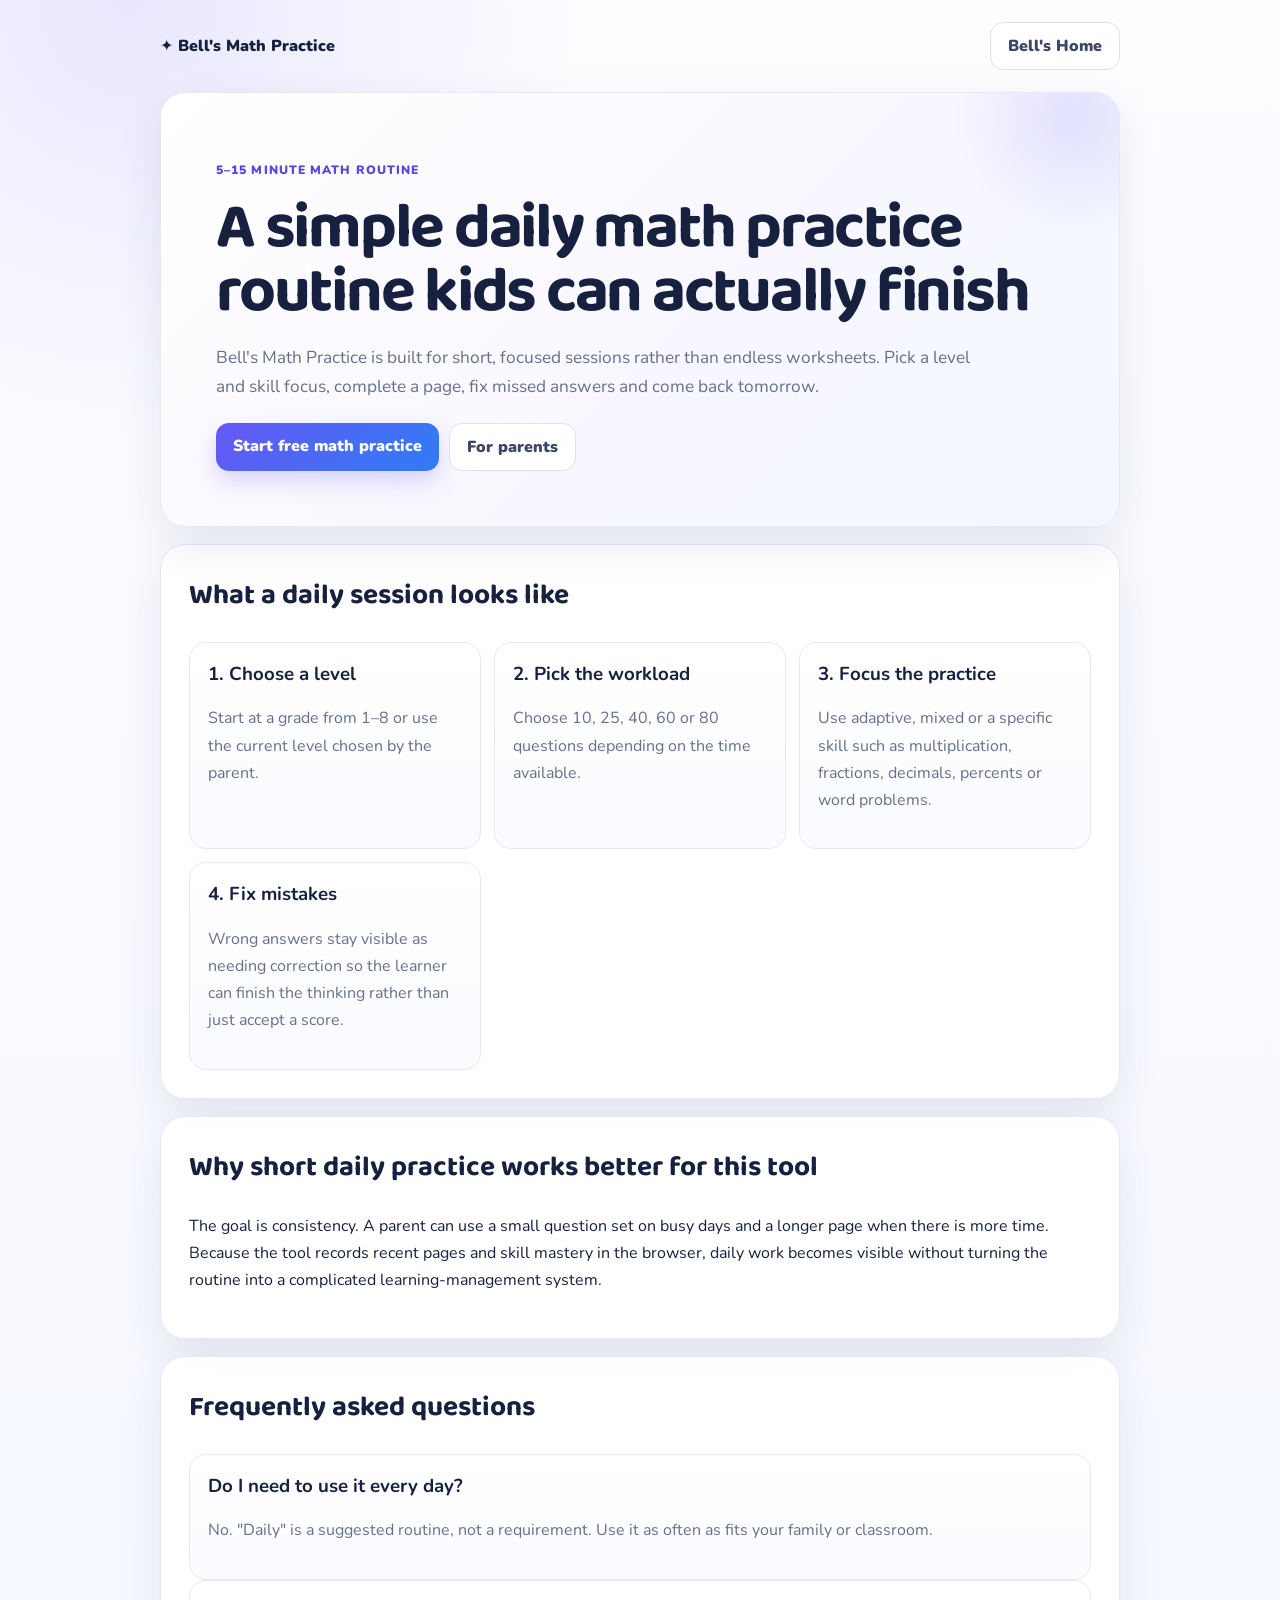
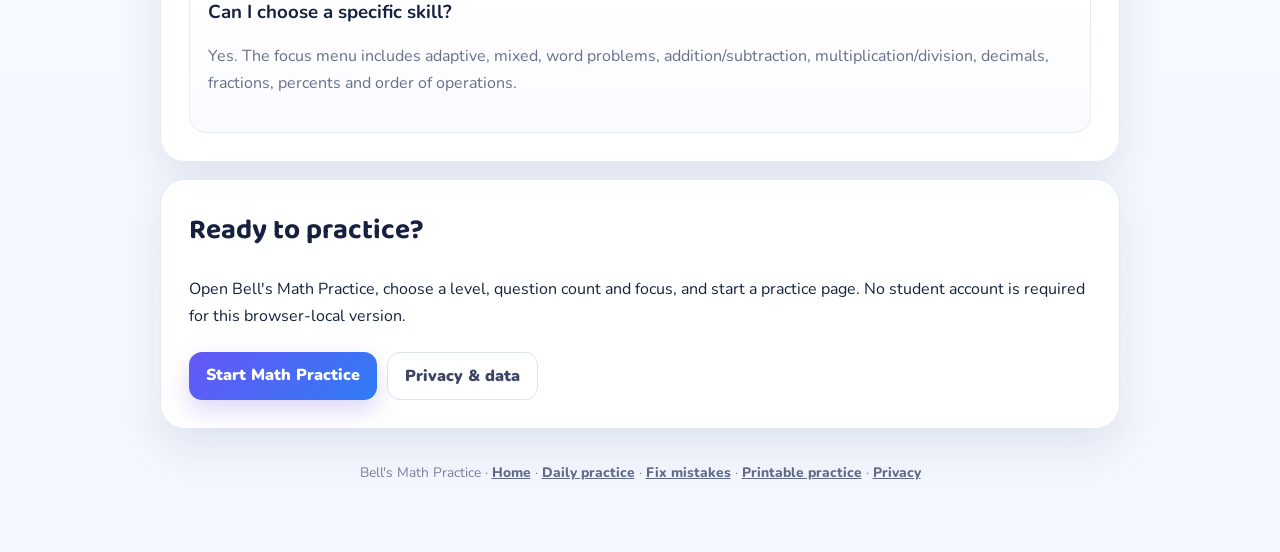
<file: daily-math-practice/index.html>
<!DOCTYPE html>
<html lang="en"><head>
<meta charset="utf-8"/><meta content="width=device-width,initial-scale=1" name="viewport"/>
<title>Daily Math Practice for Kids | 5–15 Minute Routine | Bell's</title>
<meta content="Build a simple daily math routine with free browser practice for grades 1–8, timed sessions, mistake correction and visible progress." name="description"/>
<meta content="index,follow,max-image-preview:large,max-snippet:-1,max-video-preview:-1" name="robots"/>
<link href="https://homework.bellstuff.net/daily-math-practice/" rel="canonical"/>
<meta content="website" property="og:type"/><meta content="Bell's" property="og:site_name"/>
<meta content="Daily Math Practice for Kids | 5–15 Minute Routine | Bell's" property="og:title"/><meta content="Build a simple daily math routine with free browser practice for grades 1–8, timed sessions, mistake correction and visible progress." property="og:description"/><meta content="https://homework.bellstuff.net/daily-math-practice/" property="og:url"/>
<meta content="summary" name="twitter:card"/><meta content="Daily Math Practice for Kids | 5–15 Minute Routine | Bell's" name="twitter:title"/><meta content="Build a simple daily math routine with free browser practice for grades 1–8, timed sessions, mistake correction and visible progress." name="twitter:description"/>
<link href="https://fonts.googleapis.com" rel="preconnect"/><link crossorigin="" href="https://fonts.gstatic.com" rel="preconnect"/>
<link href="https://fonts.googleapis.com/css2?family=Nunito:wght@400;600;700;800;900&family=Baloo+2:wght@600;700;800&display=swap" rel="stylesheet"/>
<style>
:root{--ink:#17213f;--muted:#66708b;--purple:#6657f5;--blue:#2f7cf6;--line:#e5e9f5;--shadow:0 18px 45px rgba(37,45,89,.10)}*{box-sizing:border-box}html{scroll-behavior:smooth}body{font-family:Nunito,system-ui,-apple-system,BlinkMacSystemFont,"Segoe UI",sans-serif;margin:0;color:var(--ink);background:radial-gradient(circle at 10% 0%,rgba(102,87,245,.13),transparent 28rem),linear-gradient(180deg,#fcfdff,#f4f7ff)}main{max-width:1000px;margin:0 auto;padding:22px 20px 70px}.nav{display:flex;justify-content:space-between;align-items:center;gap:16px;margin-bottom:22px}.brand{font-weight:900;text-decoration:none;color:var(--ink)}.hero,.card{background:rgba(255,255,255,.96);border:1px solid var(--line);border-radius:25px;box-shadow:var(--shadow);margin:17px 0}.hero{padding:clamp(28px,6vw,55px);background:linear-gradient(135deg,#fff,#f8f7ff 56%,#f2f8ff);position:relative;overflow:hidden}.hero:after{content:"";position:absolute;width:250px;height:250px;border-radius:50%;background:radial-gradient(circle,rgba(102,87,245,.14),transparent 68%);right:-80px;top:-100px}.card{padding:28px}.kicker{font-weight:900;text-transform:uppercase;letter-spacing:.09em;font-size:.76rem;color:#5848df}.hero h1{font-family:"Baloo 2",Nunito,sans-serif;font-size:clamp(2.2rem,5vw,4rem);line-height:1;letter-spacing:-.035em;margin:.26em 0;position:relative;z-index:1}.lede{font-size:1.08rem;line-height:1.7;color:var(--muted);max-width:760px;position:relative;z-index:1}.cta,.ghost{display:inline-flex;padding:12px 17px;border-radius:13px;text-decoration:none;font-weight:900}.cta{background:linear-gradient(135deg,var(--purple),var(--blue));color:#fff;box-shadow:0 10px 24px rgba(92,74,224,.22)}.ghost{background:white;color:#3d4664;border:1px solid #dde2ef}.cta:hover,.ghost:hover{transform:translateY(-1px)}.actions{display:flex;gap:10px;flex-wrap:wrap;margin-top:22px;position:relative;z-index:1}.grid{display:grid;grid-template-columns:repeat(auto-fit,minmax(220px,1fr));gap:13px}.mini{background:linear-gradient(180deg,#fff,#fafbff);border:1px solid #e7eaf3;border-radius:17px;padding:18px}.mini h3{margin-top:0}.mini p{color:var(--muted)}h2{font-family:"Baloo 2",Nunito,sans-serif;font-size:1.75rem;margin-top:0}p,li{line-height:1.7}footer{margin-top:34px;text-align:center;font-size:.86rem;color:#798198}footer a{color:#616b87;font-weight:800}@media(max-width:620px){main{padding:14px 10px 45px}.hero,.card{border-radius:20px}.hero{padding:26px 19px}.card{padding:20px}.nav .ghost{display:none}.actions{display:grid}.actions a{text-align:center;justify-content:center}}
</style></head><body><main>
<nav class="nav"><a class="brand" href="/">✦ Bell's Math Practice</a><a class="ghost" href="https://bellstuff.net/">Bell's Home</a></nav>
<section class="hero"><p class="kicker">5–15 minute math routine</p><h1>A simple daily math practice routine kids can actually finish</h1><p class="lede">Bell's Math Practice is built for short, focused sessions rather than endless worksheets. Pick a level and skill focus, complete a page, fix missed answers and come back tomorrow.</p><div class="actions"><a class="cta" href="/">Start free math practice</a><a class="ghost" href="/for-parents/">For parents</a></div></section>
<section class="card"><h2>What a daily session looks like</h2><div class="grid"><div class="mini"><h3>1. Choose a level</h3><p>Start at a grade from 1–8 or use the current level chosen by the parent.</p></div><div class="mini"><h3>2. Pick the workload</h3><p>Choose 10, 25, 40, 60 or 80 questions depending on the time available.</p></div><div class="mini"><h3>3. Focus the practice</h3><p>Use adaptive, mixed or a specific skill such as multiplication, fractions, decimals, percents or word problems.</p></div><div class="mini"><h3>4. Fix mistakes</h3><p>Wrong answers stay visible as needing correction so the learner can finish the thinking rather than just accept a score.</p></div></div></section>
<section class="card"><h2>Why short daily practice works better for this tool</h2><p>The goal is consistency. A parent can use a small question set on busy days and a longer page when there is more time. Because the tool records recent pages and skill mastery in the browser, daily work becomes visible without turning the routine into a complicated learning-management system.</p></section>
<section class="card"><h2>Frequently asked questions</h2><div class="mini"><h3>Do I need to use it every day?</h3><p>No. "Daily" is a suggested routine, not a requirement. Use it as often as fits your family or classroom.</p></div><div class="mini"><h3>Can I choose a specific skill?</h3><p>Yes. The focus menu includes adaptive, mixed, word problems, addition/subtraction, multiplication/division, decimals, fractions, percents and order of operations.</p></div></section>
<section class="card"><h2>Ready to practice?</h2><p>Open Bell's Math Practice, choose a level, question count and focus, and start a practice page. No student account is required for this browser-local version.</p><div class="actions"><a class="cta" href="/">Start Math Practice</a><a class="ghost" href="/privacy/">Privacy &amp; data</a></div></section>
<footer>Bell's Math Practice · <a href="/">Home</a> · <a href="/daily-math-practice/">Daily practice</a> · <a href="/fix-math-mistakes/">Fix mistakes</a> · <a href="/printable-math-practice/">Printable practice</a> · <a href="/privacy/">Privacy</a></footer>
</main></body></html>
</file>
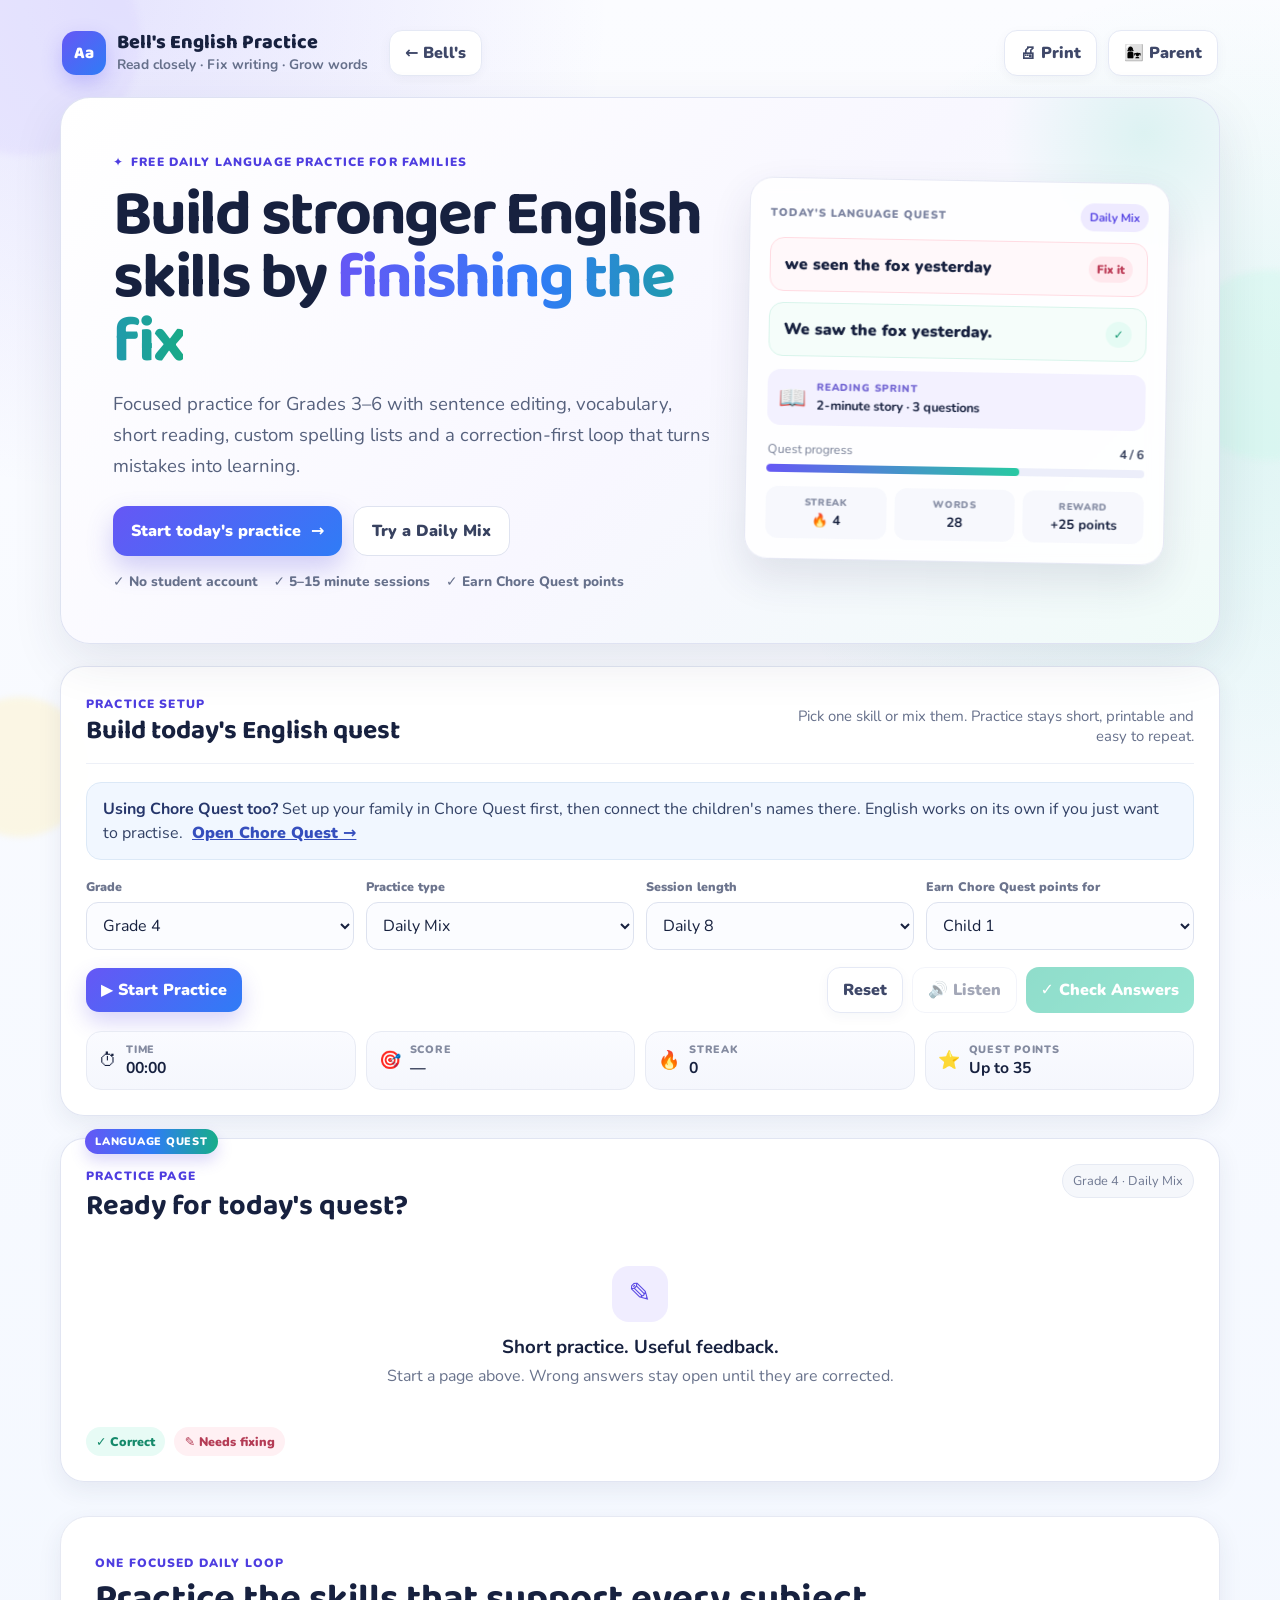
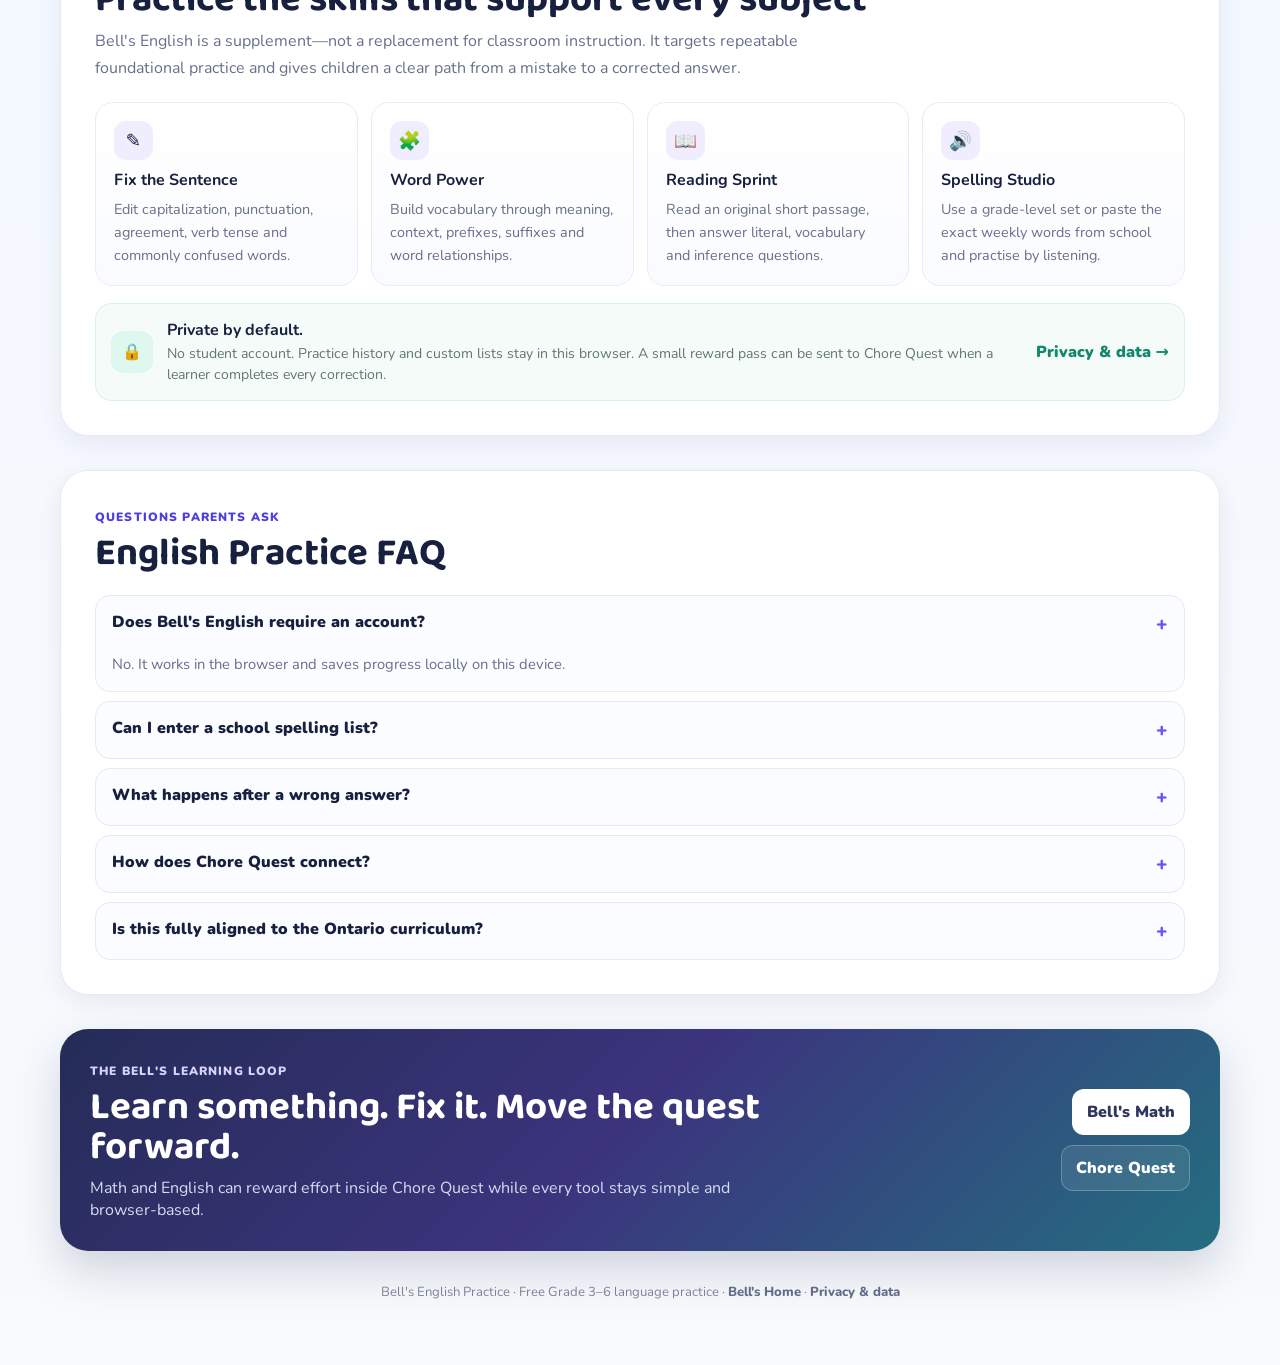
<file: english/index.html>
<!doctype html>
<html lang="en-CA">
<head>
  <meta charset="utf-8">
  <meta name="viewport" content="width=device-width,initial-scale=1">
  <title>Free English &amp; Language Practice for Grades 3–6 | Bell's</title>
  <meta name="description" content="Free daily English practice for Grades 3–6 with sentence editing, vocabulary, short reading comprehension, custom spelling lists, printable pages and mistake correction.">
  <meta name="robots" content="index,follow,max-image-preview:large,max-snippet:-1,max-video-preview:-1">
  <meta name="theme-color" content="#6657f5">
  <link rel="canonical" href="https://homework.bellstuff.net/english/">
  <link rel="preconnect" href="https://fonts.googleapis.com">
  <link rel="preconnect" href="https://fonts.gstatic.com" crossorigin>
  <link href="https://fonts.googleapis.com/css2?family=Nunito:wght@400;600;700;800;900&amp;family=Baloo+2:wght@600;700;800&amp;display=swap" rel="stylesheet">
  <link rel="stylesheet" href="style.css">
  <meta property="og:type" content="website">
  <meta property="og:site_name" content="Bell's">
  <meta property="og:title" content="Free English &amp; Language Practice for Grades 3–6 | Bell's">
  <meta property="og:description" content="Short, correction-first language practice with reading, writing, vocabulary and custom spelling.">
  <meta property="og:url" content="https://homework.bellstuff.net/english/">
  <meta name="twitter:card" content="summary">
  <script type="application/ld+json">
  {
    "@context":"https://schema.org",
    "@graph":[
      {
        "@type":"SoftwareApplication",
        "name":"Bell's English Practice",
        "applicationCategory":"EducationalApplication",
        "operatingSystem":"Web",
        "url":"https://homework.bellstuff.net/english/",
        "description":"Free browser-based English and language practice for Grades 3–6 with sentence editing, vocabulary, reading comprehension, custom spelling and mistake correction.",
        "isAccessibleForFree":true,
        "offers":{"@type":"Offer","price":"0","priceCurrency":"CAD"},
        "audience":{"@type":"EducationalAudience","educationalRole":"student"},
        "educationalLevel":["Grade 3","Grade 4","Grade 5","Grade 6"],
        "featureList":["Sentence editing","Vocabulary and word parts","Short reading comprehension","Custom spelling lists","Printable practice","Mistake correction","Chore Quest rewards","Browser-local progress"],
        "publisher":{"@type":"Organization","name":"Bell's","url":"https://bellstuff.net/"}
      },
      {
        "@type":"FAQPage",
        "mainEntity":[
          {"@type":"Question","name":"Does Bell's English require an account?","acceptedAnswer":{"@type":"Answer","text":"No. Progress is stored locally in the browser and no student account is required."}},
          {"@type":"Question","name":"Can I use my child's weekly spelling words?","acceptedAnswer":{"@type":"Answer","text":"Yes. Paste a custom list and Bell's English will create a listen-and-type spelling practice."}},
          {"@type":"Question","name":"Is Bell's English a full curriculum?","acceptedAnswer":{"@type":"Answer","text":"No. It is a focused daily practice supplement for reading, writing, vocabulary and spelling."}}
        ]
      }
    ]
  }
  </script>
</head>
<body>
  <div class="bg-deco" aria-hidden="true"><span class="blob blob-one"></span><span class="blob blob-two"></span><span class="blob blob-three"></span></div>
  <div class="wrap">
    <header class="header">
      <div class="header-brand">
        <div class="brand-logo"><span class="logo-icon">Aa</span><div><div class="brand-title">Bell's English Practice</div><p class="sub">Read closely · Fix writing · Grow words</p></div></div>
        <a class="btn-ghost home-link" href="https://bellstuff.net/">← Bell's</a>
      </div>
      <div class="top-actions">
        <button class="btn-ghost" id="printBtn" type="button">🖨 Print</button>
        <button class="btn-ghost" id="dashboardBtn" type="button">👩‍👧 Parent</button>
      </div>
    </header>

    <main>
      <section class="english-hero" aria-labelledby="page-title">
        <div class="hero-copy">
          <div class="hero-kicker"><span>✦</span> Free daily language practice for families</div>
          <h1 id="page-title">Build stronger English skills by <span class="accent-word">finishing the fix</span></h1>
          <p class="hero-lede">Focused practice for Grades 3–6 with sentence editing, vocabulary, short reading, custom spelling lists and a correction-first loop that turns mistakes into learning.</p>
          <div class="hero-actions">
            <a class="hero-primary" href="#practice-setup">Start today's practice <span>→</span></a>
            <button class="hero-secondary" id="quickStartBtn" type="button">Try a Daily Mix</button>
          </div>
          <div class="hero-trust" aria-label="Key features"><span>✓ No student account</span><span>✓ 5–15 minute sessions</span><span>✓ Earn Chore Quest points</span></div>
        </div>
        <div class="hero-visual" aria-hidden="true">
          <div class="mock-top"><span>TODAY'S LANGUAGE QUEST</span><b>Daily Mix</b></div>
          <div class="mock-card wrong"><span>we seen the fox yesterday</span><em>Fix it</em></div>
          <div class="mock-card correct"><span>We saw the fox yesterday.</span><em>✓</em></div>
          <div class="mock-reading"><span class="book-icon">📖</span><div><small>READING SPRINT</small><strong>2-minute story · 3 questions</strong></div></div>
          <div class="mock-progress-label"><span>Quest progress</span><strong>4 / 6</strong></div>
          <div class="mock-progress"><span></span></div>
          <div class="mock-stats"><div><small>STREAK</small><strong>🔥 4</strong></div><div><small>WORDS</small><strong>28</strong></div><div><small>REWARD</small><strong>+25 points</strong></div></div>
        </div>
      </section>

      <section class="card setup-card" id="practice-setup">
        <div class="card-inner">
          <div class="section-heading"><div><span class="section-kicker">Practice setup</span><h2>Build today's English quest</h2></div><p>Pick one skill or mix them. Practice stays short, printable and easy to repeat.</p></div>
          <div class="family-connect hidden" id="mathHandoff" role="note"></div>
          <div class="family-connect" id="familyConnect" role="note"><strong>Using Chore Quest too?</strong> <span id="familyConnectText">Set up your family in Chore Quest first, then connect the children's names there. English works on its own if you just want to practise.</span> <a href="https://chores.bellstuff.net/">Open Chore Quest →</a></div>
          <div class="settings-grid">
            <label class="field"><span>Grade</span><select id="gradeSelect"><option value="3">Grade 3</option><option value="4" selected>Grade 4</option><option value="5">Grade 5</option><option value="6">Grade 6</option></select></label>
            <label class="field"><span>Practice type</span><select id="modeSelect"><option value="mixed">Daily Mix</option><option value="editing">Fix the Sentence</option><option value="vocabulary">Word Power</option><option value="reading">Reading Sprint</option><option value="spelling">Spelling Studio</option></select></label>
            <label class="field"><span>Session length</span><select id="countSelect"><option value="5">Quick 5</option><option value="8" selected>Daily 8</option><option value="12">Focused 12</option></select></label>
            <label class="field"><span>Earn Chore Quest points for</span><select id="childSelect"><option value="0">Child 1</option><option value="1">Child 2</option><option value="2">Child 3</option><option value="3">Child 4</option></select></label>
          </div>
          <p id="readingNote" class="hidden" style="margin:10px 0;color:#56617d">Reading Sprint uses one short passage and three different questions. Start another sprint for a new passage.</p>
          <div id="spellingSetup" class="spelling-setup hidden">
            <label class="field"><span>Weekly spelling words <small>(one per line or separated by commas)</small></span><textarea id="spellingWords" rows="4" placeholder="because, favourite, different, surprise, neighbour"></textarea></label>
            <p><strong>Privacy note:</strong> Custom words stay in this browser. Bell's uses your device's built-in voice when available.</p>
          </div>
          <div class="action-row">
            <button class="btn-primary" id="startBtn" type="button">▶ Start Practice</button>
            <div class="secondary-actions"><button class="btn-outline" id="resetBtn" type="button">Reset</button><button class="btn-outline" id="listenBtn" type="button" disabled>🔊 Listen</button><button class="btn-check" id="checkBtn" type="button" disabled>✓ Check Answers</button></div>
          </div>
          <div class="status-bar" aria-live="polite">
            <div class="stat-chip"><span>⏱</span><small>TIME</small><strong id="timer">00:00</strong></div>
            <div class="stat-chip"><span>🎯</span><small>SCORE</small><strong id="score">—</strong></div>
            <div class="stat-chip"><span>🔥</span><small>STREAK</small><strong id="streak">0</strong></div>
            <div class="stat-chip"><span>⭐</span><small>QUEST POINTS</small><strong id="xpPreview">Up to 35</strong></div>
          </div>
        </div>
      </section>

      <section class="card practice-card" id="practice-area" aria-labelledby="sheetTitle">
        <div class="card-inner">
          <div class="sheet-header"><div><span class="section-kicker">Practice page</span><h2 id="sheetTitle">Ready for today's quest?</h2></div><span class="meta-pill" id="sheetMeta">Grade 4 · Daily Mix</span></div>
          <div class="empty-state" id="emptyState"><div class="empty-icon">✎</div><h3>Short practice. Useful feedback.</h3><p>Start a page above. Wrong answers stay open until they are corrected.</p></div>
          <div id="passageArea" class="passage-card hidden"></div>
          <div id="questions" class="questions"></div>
          <div id="feedback" class="feedback" role="status" aria-live="polite"></div>
          <div class="legend"><span class="legend-good">✓ Correct</span><span class="legend-fix">✎ Needs fixing</span></div>
          <div id="rewardCard" class="reward-card hidden">
            <div class="reward-icon">⚔️</div>
            <div><span class="section-kicker light">Learning quest complete</span><h3 id="rewardTitle">You earned Chore Quest points!</h3><p id="rewardText"></p></div>
            <a id="claimRewardBtn" class="reward-button" href="https://chores.bellstuff.net/">Claim in Chore Quest →</a>
          </div>
        </div>
      </section>

      <section class="content-shell">
        <div class="content-heading"><span class="section-kicker">One focused daily loop</span><h2>Practice the skills that support every subject</h2><p>Bell's English is a supplement—not a replacement for classroom instruction. It targets repeatable foundational practice and gives children a clear path from a mistake to a corrected answer.</p></div>
        <div class="feature-grid">
          <article><span>✎</span><h3>Fix the Sentence</h3><p>Edit capitalization, punctuation, agreement, verb tense and commonly confused words.</p></article>
          <article><span>🧩</span><h3>Word Power</h3><p>Build vocabulary through meaning, context, prefixes, suffixes and word relationships.</p></article>
          <article><span>📖</span><h3>Reading Sprint</h3><p>Read an original short passage, then answer literal, vocabulary and inference questions.</p></article>
          <article><span>🔊</span><h3>Spelling Studio</h3><p>Use a grade-level set or paste the exact weekly words from school and practise by listening.</p></article>
        </div>
        <div class="privacy-banner"><span>🔒</span><div><strong>Private by default.</strong><p>No student account. Practice history and custom lists stay in this browser. A small reward pass can be sent to Chore Quest when a learner completes every correction.</p></div><a href="privacy/">Privacy &amp; data →</a></div>
      </section>

      <section class="content-shell faq-shell">
        <div class="content-heading"><span class="section-kicker">Questions parents ask</span><h2>English Practice FAQ</h2></div>
        <div class="faq-grid">
          <details open><summary>Does Bell's English require an account?<span>+</span></summary><p>No. It works in the browser and saves progress locally on this device.</p></details>
          <details><summary>Can I enter a school spelling list?<span>+</span></summary><p>Yes. Choose Spelling Studio, paste the words, and use Listen for a device-read spelling prompt.</p></details>
          <details><summary>What happens after a wrong answer?<span>+</span></summary><p>The item stays marked and editable. The learner must correct it before the learning quest is complete.</p></details>
          <details><summary>How does Chore Quest connect?<span>+</span></summary><p>Set up your family in Chore Quest, then choose Connect learning on its Home screen to share child names in this browser. Select the right child before practice. Finishing all corrections creates a Bell Pass with points for that child; Chore Quest imports it once. Practice history stays in this browser.</p></details>
          <details><summary>Is this fully aligned to the Ontario curriculum?<span>+</span></summary><p>The practice supports common Grade 3–6 language foundations, but it is not a complete curriculum or a claim of full curriculum coverage.</p></details>
        </div>
      </section>

      <section class="more-tools-panel">
        <div><span class="section-kicker light">The Bell's learning loop</span><h2>Learn something. Fix it. Move the quest forward.</h2><p>Math and English can reward effort inside Chore Quest while every tool stays simple and browser-based.</p></div>
        <div class="more-actions"><a href="https://homework.bellstuff.net/">Bell's Math</a><a href="https://chores.bellstuff.net/">Chore Quest</a></div>
      </section>
    </main>

    <footer>Bell's English Practice · Free Grade 3–6 language practice · <a href="https://bellstuff.net/">Bell's Home</a> · <a href="privacy/">Privacy &amp; data</a></footer>
  </div>

  <div class="modal-backdrop hidden" id="dashboardModal" role="dialog" aria-modal="true" aria-labelledby="dashboardTitle">
    <section class="modal card"><div class="modal-header"><div><span class="section-kicker">Parent view</span><h2 id="dashboardTitle">English progress</h2></div><button class="btn-ghost" id="closeDashboardBtn" type="button">✕ Close</button></div><div id="dashboardContent"></div><div class="modal-actions"><button class="btn-outline" id="exportBtn" type="button">Download backup</button><label class="btn-outline file-label">Import backup<input id="importFile" type="file" accept="application/json"></label><button class="btn-danger" id="clearBtn" type="button">Clear English data</button></div></section>
  </div>

  <script src="learning-rewards.js"></script>
  <script src="app.js?v=20260927-math-handoff"></script>
</body>
</html>
</file>
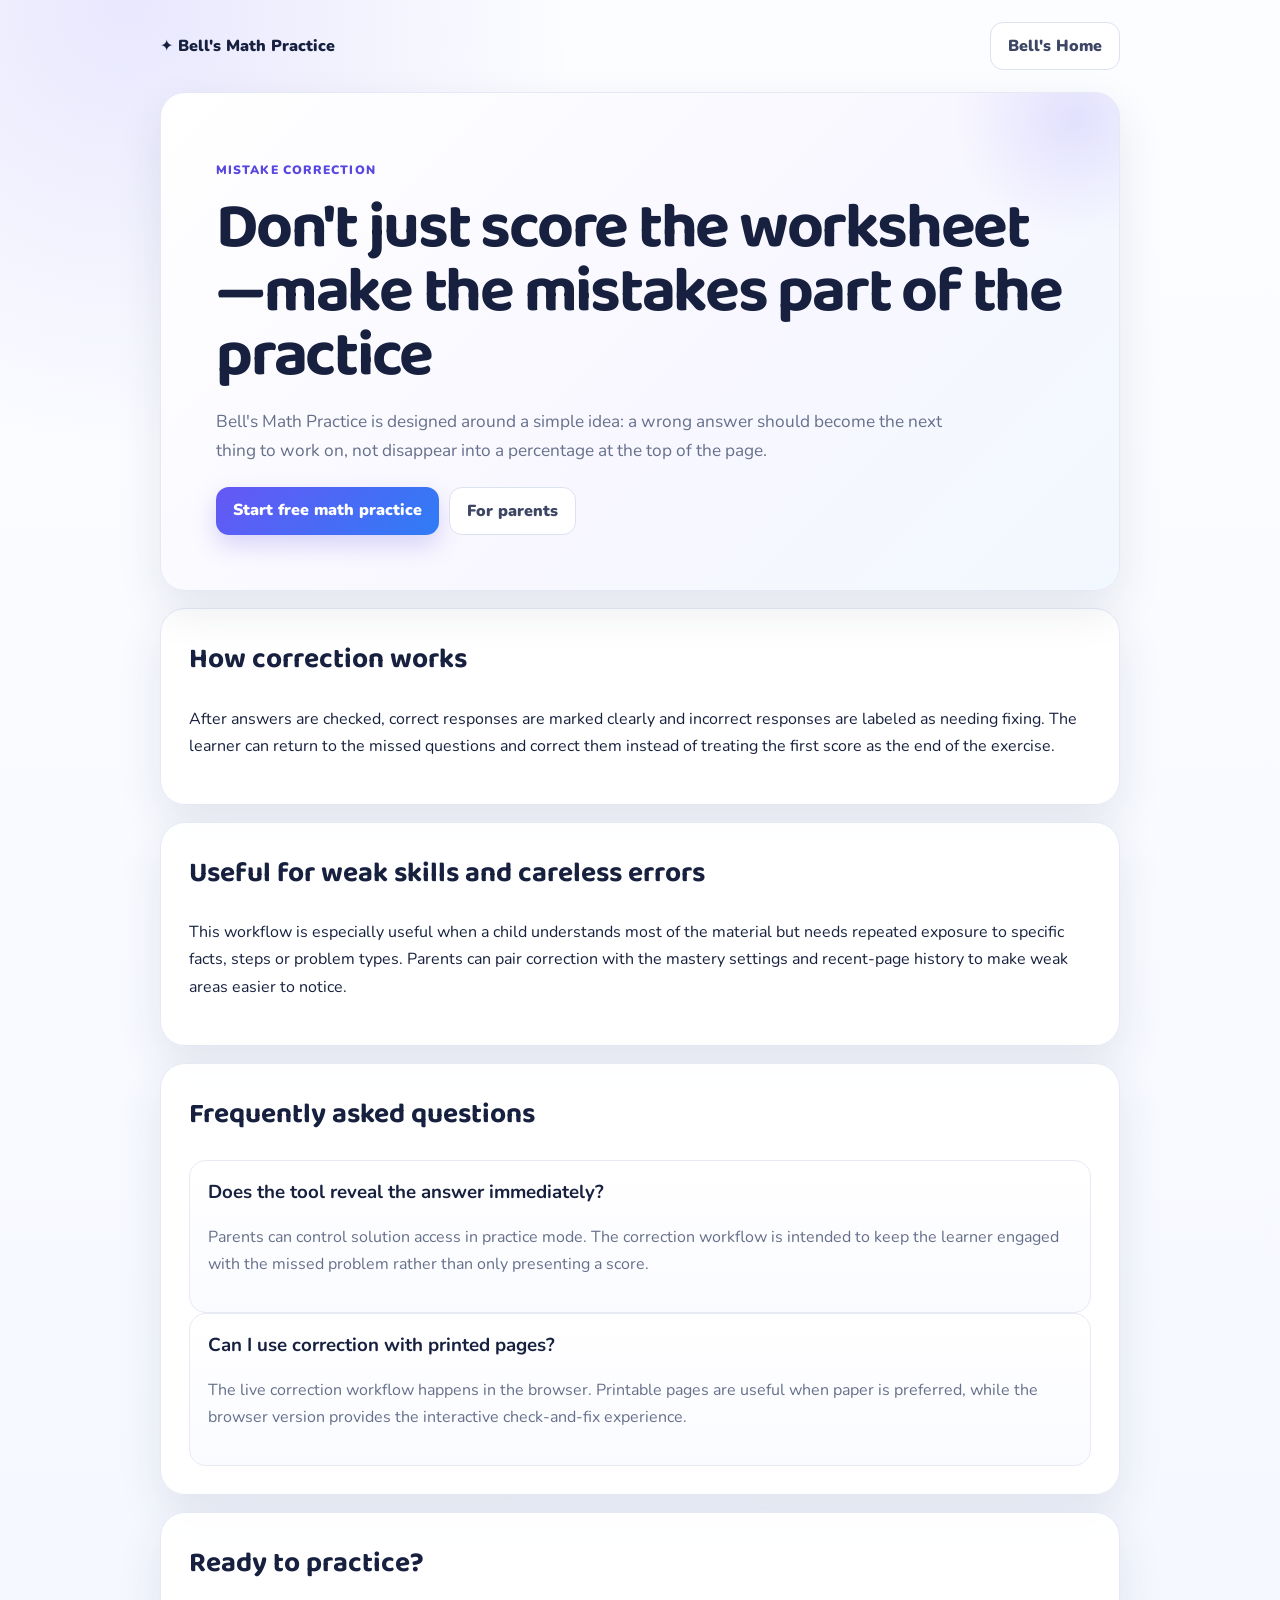
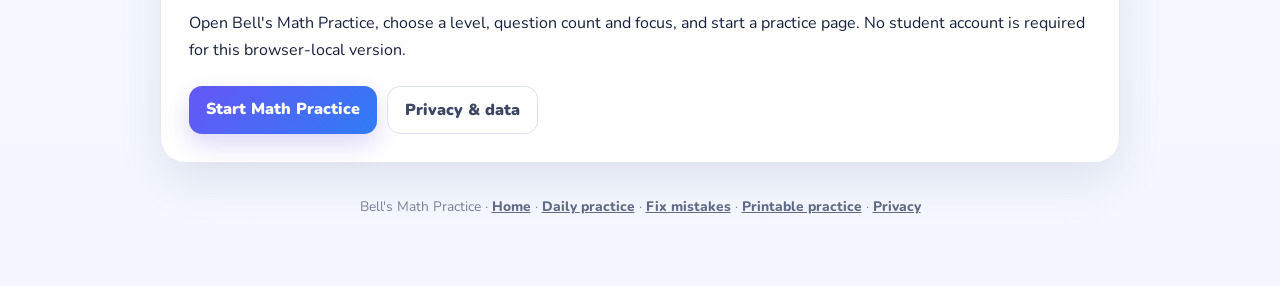
<file: fix-math-mistakes/index.html>
<!DOCTYPE html>
<html lang="en"><head>
<meta charset="utf-8"/><meta content="width=device-width,initial-scale=1" name="viewport"/>
<title>Math Practice That Makes Kids Fix Wrong Answers | Bell's</title>
<meta content="Free math practice that marks missed answers for correction so kids can fix mistakes instead of only seeing a final score." name="description"/>
<meta content="index,follow,max-image-preview:large,max-snippet:-1,max-video-preview:-1" name="robots"/>
<link href="https://homework.bellstuff.net/fix-math-mistakes/" rel="canonical"/>
<meta content="website" property="og:type"/><meta content="Bell's" property="og:site_name"/>
<meta content="Math Practice That Makes Kids Fix Wrong Answers | Bell's" property="og:title"/><meta content="Free math practice that marks missed answers for correction so kids can fix mistakes instead of only seeing a final score." property="og:description"/><meta content="https://homework.bellstuff.net/fix-math-mistakes/" property="og:url"/>
<meta content="summary" name="twitter:card"/><meta content="Math Practice That Makes Kids Fix Wrong Answers | Bell's" name="twitter:title"/><meta content="Free math practice that marks missed answers for correction so kids can fix mistakes instead of only seeing a final score." name="twitter:description"/>
<link href="https://fonts.googleapis.com" rel="preconnect"/><link crossorigin="" href="https://fonts.gstatic.com" rel="preconnect"/>
<link href="https://fonts.googleapis.com/css2?family=Nunito:wght@400;600;700;800;900&family=Baloo+2:wght@600;700;800&display=swap" rel="stylesheet"/>
<style>
:root{--ink:#17213f;--muted:#66708b;--purple:#6657f5;--blue:#2f7cf6;--line:#e5e9f5;--shadow:0 18px 45px rgba(37,45,89,.10)}*{box-sizing:border-box}html{scroll-behavior:smooth}body{font-family:Nunito,system-ui,-apple-system,BlinkMacSystemFont,"Segoe UI",sans-serif;margin:0;color:var(--ink);background:radial-gradient(circle at 10% 0%,rgba(102,87,245,.13),transparent 28rem),linear-gradient(180deg,#fcfdff,#f4f7ff)}main{max-width:1000px;margin:0 auto;padding:22px 20px 70px}.nav{display:flex;justify-content:space-between;align-items:center;gap:16px;margin-bottom:22px}.brand{font-weight:900;text-decoration:none;color:var(--ink)}.hero,.card{background:rgba(255,255,255,.96);border:1px solid var(--line);border-radius:25px;box-shadow:var(--shadow);margin:17px 0}.hero{padding:clamp(28px,6vw,55px);background:linear-gradient(135deg,#fff,#f8f7ff 56%,#f2f8ff);position:relative;overflow:hidden}.hero:after{content:"";position:absolute;width:250px;height:250px;border-radius:50%;background:radial-gradient(circle,rgba(102,87,245,.14),transparent 68%);right:-80px;top:-100px}.card{padding:28px}.kicker{font-weight:900;text-transform:uppercase;letter-spacing:.09em;font-size:.76rem;color:#5848df}.hero h1{font-family:"Baloo 2",Nunito,sans-serif;font-size:clamp(2.2rem,5vw,4rem);line-height:1;letter-spacing:-.035em;margin:.26em 0;position:relative;z-index:1}.lede{font-size:1.08rem;line-height:1.7;color:var(--muted);max-width:760px;position:relative;z-index:1}.cta,.ghost{display:inline-flex;padding:12px 17px;border-radius:13px;text-decoration:none;font-weight:900}.cta{background:linear-gradient(135deg,var(--purple),var(--blue));color:#fff;box-shadow:0 10px 24px rgba(92,74,224,.22)}.ghost{background:white;color:#3d4664;border:1px solid #dde2ef}.cta:hover,.ghost:hover{transform:translateY(-1px)}.actions{display:flex;gap:10px;flex-wrap:wrap;margin-top:22px;position:relative;z-index:1}.grid{display:grid;grid-template-columns:repeat(auto-fit,minmax(220px,1fr));gap:13px}.mini{background:linear-gradient(180deg,#fff,#fafbff);border:1px solid #e7eaf3;border-radius:17px;padding:18px}.mini h3{margin-top:0}.mini p{color:var(--muted)}h2{font-family:"Baloo 2",Nunito,sans-serif;font-size:1.75rem;margin-top:0}p,li{line-height:1.7}footer{margin-top:34px;text-align:center;font-size:.86rem;color:#798198}footer a{color:#616b87;font-weight:800}@media(max-width:620px){main{padding:14px 10px 45px}.hero,.card{border-radius:20px}.hero{padding:26px 19px}.card{padding:20px}.nav .ghost{display:none}.actions{display:grid}.actions a{text-align:center;justify-content:center}}
</style></head><body><main>
<nav class="nav"><a class="brand" href="/">✦ Bell's Math Practice</a><a class="ghost" href="https://bellstuff.net/">Bell's Home</a></nav>
<section class="hero"><p class="kicker">Mistake correction</p><h1>Don't just score the worksheet—make the mistakes part of the practice</h1><p class="lede">Bell's Math Practice is designed around a simple idea: a wrong answer should become the next thing to work on, not disappear into a percentage at the top of the page.</p><div class="actions"><a class="cta" href="/">Start free math practice</a><a class="ghost" href="/for-parents/">For parents</a></div></section>
<section class="card"><h2>How correction works</h2><p>After answers are checked, correct responses are marked clearly and incorrect responses are labeled as needing fixing. The learner can return to the missed questions and correct them instead of treating the first score as the end of the exercise.</p></section>
<section class="card"><h2>Useful for weak skills and careless errors</h2><p>This workflow is especially useful when a child understands most of the material but needs repeated exposure to specific facts, steps or problem types. Parents can pair correction with the mastery settings and recent-page history to make weak areas easier to notice.</p></section>
<section class="card"><h2>Frequently asked questions</h2><div class="mini"><h3>Does the tool reveal the answer immediately?</h3><p>Parents can control solution access in practice mode. The correction workflow is intended to keep the learner engaged with the missed problem rather than only presenting a score.</p></div><div class="mini"><h3>Can I use correction with printed pages?</h3><p>The live correction workflow happens in the browser. Printable pages are useful when paper is preferred, while the browser version provides the interactive check-and-fix experience.</p></div></section>
<section class="card"><h2>Ready to practice?</h2><p>Open Bell's Math Practice, choose a level, question count and focus, and start a practice page. No student account is required for this browser-local version.</p><div class="actions"><a class="cta" href="/">Start Math Practice</a><a class="ghost" href="/privacy/">Privacy &amp; data</a></div></section>
<footer>Bell's Math Practice · <a href="/">Home</a> · <a href="/daily-math-practice/">Daily practice</a> · <a href="/fix-math-mistakes/">Fix mistakes</a> · <a href="/printable-math-practice/">Printable practice</a> · <a href="/privacy/">Privacy</a></footer>
</main></body></html>
</file>
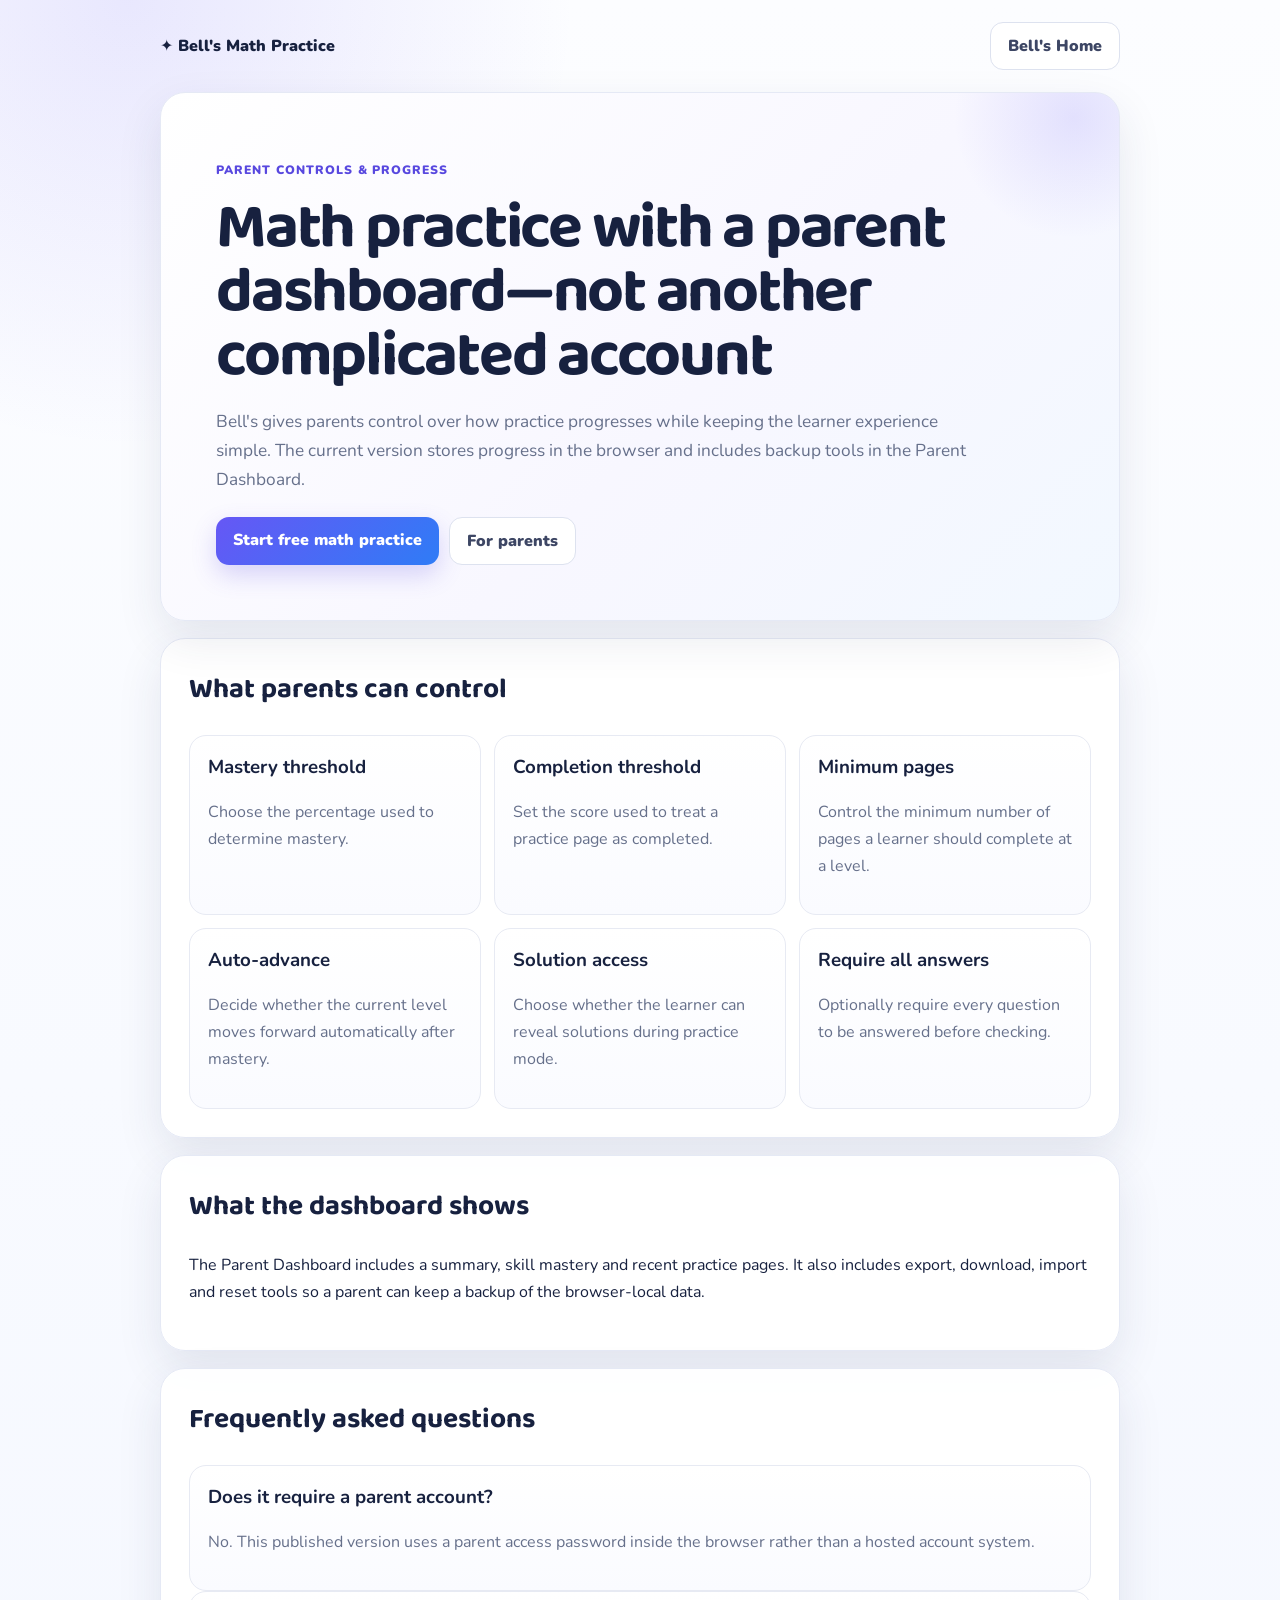
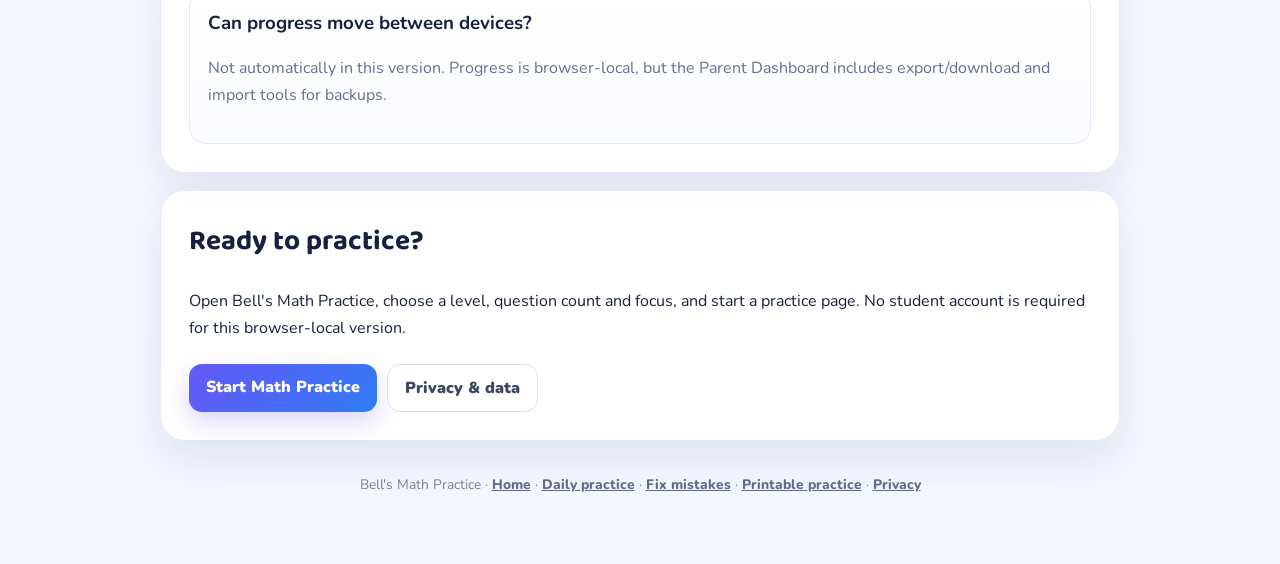
<file: for-parents/index.html>
<!DOCTYPE html>
<html lang="en"><head>
<meta charset="utf-8"/><meta content="width=device-width,initial-scale=1" name="viewport"/>
<title>Math Practice with Parent Dashboard &amp; Mastery Tracking | Bell's</title>
<meta content="Free math practice with parent controls for mastery thresholds, completion rules, levels, progression, backups and progress review." name="description"/>
<meta content="index,follow,max-image-preview:large,max-snippet:-1,max-video-preview:-1" name="robots"/>
<link href="https://homework.bellstuff.net/for-parents/" rel="canonical"/>
<meta content="website" property="og:type"/><meta content="Bell's" property="og:site_name"/>
<meta content="Math Practice with Parent Dashboard &amp; Mastery Tracking | Bell's" property="og:title"/><meta content="Free math practice with parent controls for mastery thresholds, completion rules, levels, progression, backups and progress review." property="og:description"/><meta content="https://homework.bellstuff.net/for-parents/" property="og:url"/>
<meta content="summary" name="twitter:card"/><meta content="Math Practice with Parent Dashboard &amp; Mastery Tracking | Bell's" name="twitter:title"/><meta content="Free math practice with parent controls for mastery thresholds, completion rules, levels, progression, backups and progress review." name="twitter:description"/>
<link href="https://fonts.googleapis.com" rel="preconnect"/><link crossorigin="" href="https://fonts.gstatic.com" rel="preconnect"/>
<link href="https://fonts.googleapis.com/css2?family=Nunito:wght@400;600;700;800;900&family=Baloo+2:wght@600;700;800&display=swap" rel="stylesheet"/>
<style>
:root{--ink:#17213f;--muted:#66708b;--purple:#6657f5;--blue:#2f7cf6;--line:#e5e9f5;--shadow:0 18px 45px rgba(37,45,89,.10)}*{box-sizing:border-box}html{scroll-behavior:smooth}body{font-family:Nunito,system-ui,-apple-system,BlinkMacSystemFont,"Segoe UI",sans-serif;margin:0;color:var(--ink);background:radial-gradient(circle at 10% 0%,rgba(102,87,245,.13),transparent 28rem),linear-gradient(180deg,#fcfdff,#f4f7ff)}main{max-width:1000px;margin:0 auto;padding:22px 20px 70px}.nav{display:flex;justify-content:space-between;align-items:center;gap:16px;margin-bottom:22px}.brand{font-weight:900;text-decoration:none;color:var(--ink)}.hero,.card{background:rgba(255,255,255,.96);border:1px solid var(--line);border-radius:25px;box-shadow:var(--shadow);margin:17px 0}.hero{padding:clamp(28px,6vw,55px);background:linear-gradient(135deg,#fff,#f8f7ff 56%,#f2f8ff);position:relative;overflow:hidden}.hero:after{content:"";position:absolute;width:250px;height:250px;border-radius:50%;background:radial-gradient(circle,rgba(102,87,245,.14),transparent 68%);right:-80px;top:-100px}.card{padding:28px}.kicker{font-weight:900;text-transform:uppercase;letter-spacing:.09em;font-size:.76rem;color:#5848df}.hero h1{font-family:"Baloo 2",Nunito,sans-serif;font-size:clamp(2.2rem,5vw,4rem);line-height:1;letter-spacing:-.035em;margin:.26em 0;position:relative;z-index:1}.lede{font-size:1.08rem;line-height:1.7;color:var(--muted);max-width:760px;position:relative;z-index:1}.cta,.ghost{display:inline-flex;padding:12px 17px;border-radius:13px;text-decoration:none;font-weight:900}.cta{background:linear-gradient(135deg,var(--purple),var(--blue));color:#fff;box-shadow:0 10px 24px rgba(92,74,224,.22)}.ghost{background:white;color:#3d4664;border:1px solid #dde2ef}.cta:hover,.ghost:hover{transform:translateY(-1px)}.actions{display:flex;gap:10px;flex-wrap:wrap;margin-top:22px;position:relative;z-index:1}.grid{display:grid;grid-template-columns:repeat(auto-fit,minmax(220px,1fr));gap:13px}.mini{background:linear-gradient(180deg,#fff,#fafbff);border:1px solid #e7eaf3;border-radius:17px;padding:18px}.mini h3{margin-top:0}.mini p{color:var(--muted)}h2{font-family:"Baloo 2",Nunito,sans-serif;font-size:1.75rem;margin-top:0}p,li{line-height:1.7}footer{margin-top:34px;text-align:center;font-size:.86rem;color:#798198}footer a{color:#616b87;font-weight:800}@media(max-width:620px){main{padding:14px 10px 45px}.hero,.card{border-radius:20px}.hero{padding:26px 19px}.card{padding:20px}.nav .ghost{display:none}.actions{display:grid}.actions a{text-align:center;justify-content:center}}
</style></head><body><main>
<nav class="nav"><a class="brand" href="/">✦ Bell's Math Practice</a><a class="ghost" href="https://bellstuff.net/">Bell's Home</a></nav>
<section class="hero"><p class="kicker">Parent controls &amp; progress</p><h1>Math practice with a parent dashboard—not another complicated account</h1><p class="lede">Bell's gives parents control over how practice progresses while keeping the learner experience simple. The current version stores progress in the browser and includes backup tools in the Parent Dashboard.</p><div class="actions"><a class="cta" href="/">Start free math practice</a><a class="ghost" href="/for-parents/">For parents</a></div></section>
<section class="card"><h2>What parents can control</h2><div class="grid"><div class="mini"><h3>Mastery threshold</h3><p>Choose the percentage used to determine mastery.</p></div><div class="mini"><h3>Completion threshold</h3><p>Set the score used to treat a practice page as completed.</p></div><div class="mini"><h3>Minimum pages</h3><p>Control the minimum number of pages a learner should complete at a level.</p></div><div class="mini"><h3>Auto-advance</h3><p>Decide whether the current level moves forward automatically after mastery.</p></div><div class="mini"><h3>Solution access</h3><p>Choose whether the learner can reveal solutions during practice mode.</p></div><div class="mini"><h3>Require all answers</h3><p>Optionally require every question to be answered before checking.</p></div></div></section>
<section class="card"><h2>What the dashboard shows</h2><p>The Parent Dashboard includes a summary, skill mastery and recent practice pages. It also includes export, download, import and reset tools so a parent can keep a backup of the browser-local data.</p></section>
<section class="card"><h2>Frequently asked questions</h2><div class="mini"><h3>Does it require a parent account?</h3><p>No. This published version uses a parent access password inside the browser rather than a hosted account system.</p></div><div class="mini"><h3>Can progress move between devices?</h3><p>Not automatically in this version. Progress is browser-local, but the Parent Dashboard includes export/download and import tools for backups.</p></div></section>
<section class="card"><h2>Ready to practice?</h2><p>Open Bell's Math Practice, choose a level, question count and focus, and start a practice page. No student account is required for this browser-local version.</p><div class="actions"><a class="cta" href="/">Start Math Practice</a><a class="ghost" href="/privacy/">Privacy &amp; data</a></div></section>
<footer>Bell's Math Practice · <a href="/">Home</a> · <a href="/daily-math-practice/">Daily practice</a> · <a href="/fix-math-mistakes/">Fix mistakes</a> · <a href="/printable-math-practice/">Printable practice</a> · <a href="/privacy/">Privacy</a></footer>
</main></body></html>
</file>
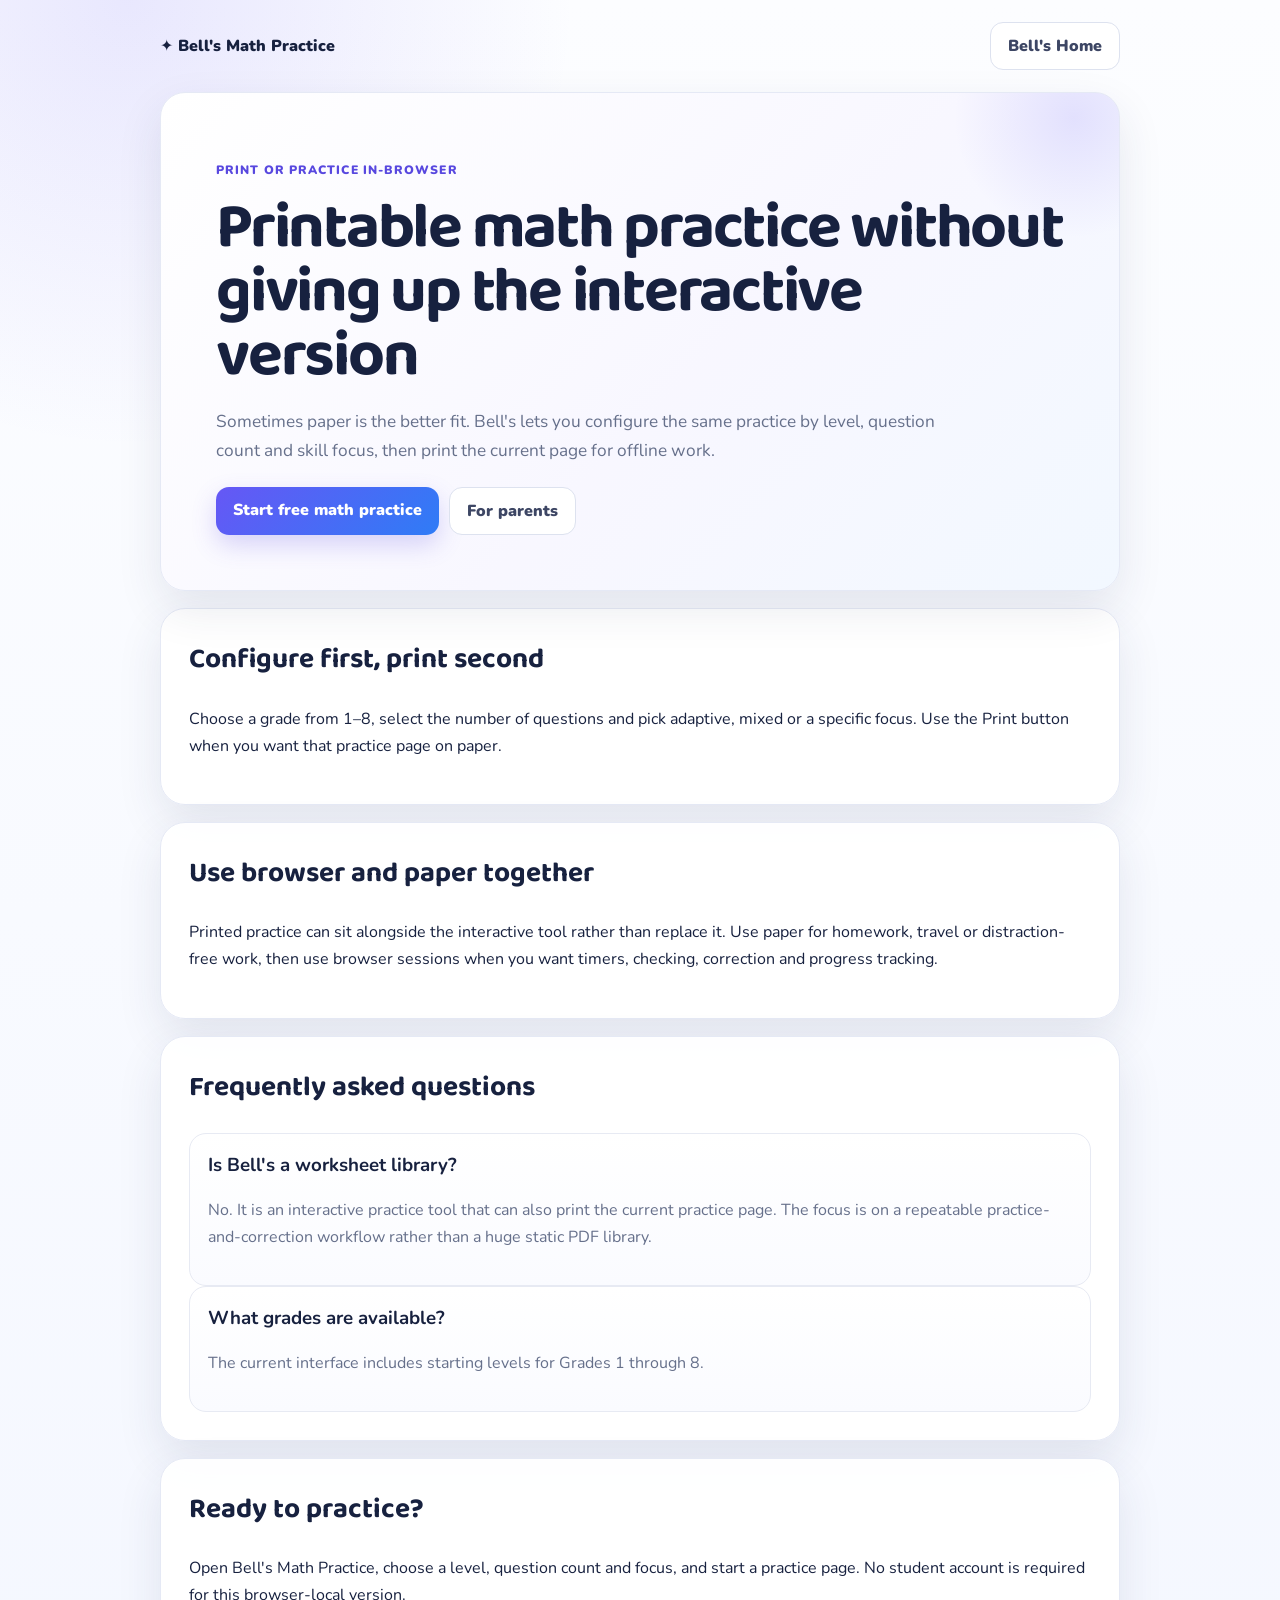
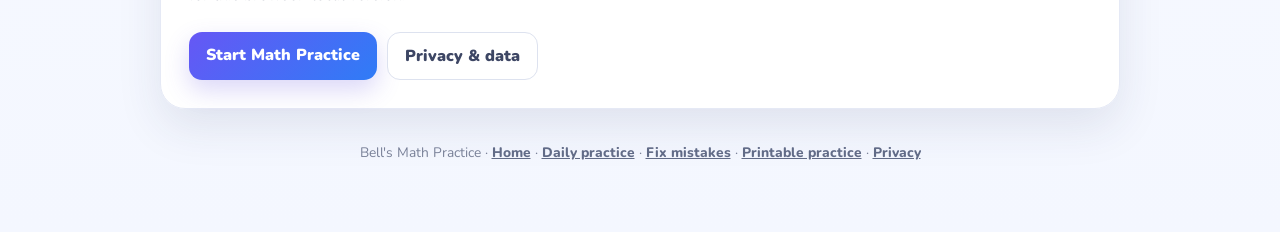
<file: printable-math-practice/index.html>
<!DOCTYPE html>
<html lang="en"><head>
<meta charset="utf-8"/><meta content="width=device-width,initial-scale=1" name="viewport"/>
<title>Printable Math Practice for Kids | Grades 1–8 | Bell's</title>
<meta content="Create browser-based math practice for grades 1–8 and print the current page for paper-based work when you need an offline worksheet." name="description"/>
<meta content="index,follow,max-image-preview:large,max-snippet:-1,max-video-preview:-1" name="robots"/>
<link href="https://homework.bellstuff.net/printable-math-practice/" rel="canonical"/>
<meta content="website" property="og:type"/><meta content="Bell's" property="og:site_name"/>
<meta content="Printable Math Practice for Kids | Grades 1–8 | Bell's" property="og:title"/><meta content="Create browser-based math practice for grades 1–8 and print the current page for paper-based work when you need an offline worksheet." property="og:description"/><meta content="https://homework.bellstuff.net/printable-math-practice/" property="og:url"/>
<meta content="summary" name="twitter:card"/><meta content="Printable Math Practice for Kids | Grades 1–8 | Bell's" name="twitter:title"/><meta content="Create browser-based math practice for grades 1–8 and print the current page for paper-based work when you need an offline worksheet." name="twitter:description"/>
<link href="https://fonts.googleapis.com" rel="preconnect"/><link crossorigin="" href="https://fonts.gstatic.com" rel="preconnect"/>
<link href="https://fonts.googleapis.com/css2?family=Nunito:wght@400;600;700;800;900&family=Baloo+2:wght@600;700;800&display=swap" rel="stylesheet"/>
<style>
:root{--ink:#17213f;--muted:#66708b;--purple:#6657f5;--blue:#2f7cf6;--line:#e5e9f5;--shadow:0 18px 45px rgba(37,45,89,.10)}*{box-sizing:border-box}html{scroll-behavior:smooth}body{font-family:Nunito,system-ui,-apple-system,BlinkMacSystemFont,"Segoe UI",sans-serif;margin:0;color:var(--ink);background:radial-gradient(circle at 10% 0%,rgba(102,87,245,.13),transparent 28rem),linear-gradient(180deg,#fcfdff,#f4f7ff)}main{max-width:1000px;margin:0 auto;padding:22px 20px 70px}.nav{display:flex;justify-content:space-between;align-items:center;gap:16px;margin-bottom:22px}.brand{font-weight:900;text-decoration:none;color:var(--ink)}.hero,.card{background:rgba(255,255,255,.96);border:1px solid var(--line);border-radius:25px;box-shadow:var(--shadow);margin:17px 0}.hero{padding:clamp(28px,6vw,55px);background:linear-gradient(135deg,#fff,#f8f7ff 56%,#f2f8ff);position:relative;overflow:hidden}.hero:after{content:"";position:absolute;width:250px;height:250px;border-radius:50%;background:radial-gradient(circle,rgba(102,87,245,.14),transparent 68%);right:-80px;top:-100px}.card{padding:28px}.kicker{font-weight:900;text-transform:uppercase;letter-spacing:.09em;font-size:.76rem;color:#5848df}.hero h1{font-family:"Baloo 2",Nunito,sans-serif;font-size:clamp(2.2rem,5vw,4rem);line-height:1;letter-spacing:-.035em;margin:.26em 0;position:relative;z-index:1}.lede{font-size:1.08rem;line-height:1.7;color:var(--muted);max-width:760px;position:relative;z-index:1}.cta,.ghost{display:inline-flex;padding:12px 17px;border-radius:13px;text-decoration:none;font-weight:900}.cta{background:linear-gradient(135deg,var(--purple),var(--blue));color:#fff;box-shadow:0 10px 24px rgba(92,74,224,.22)}.ghost{background:white;color:#3d4664;border:1px solid #dde2ef}.cta:hover,.ghost:hover{transform:translateY(-1px)}.actions{display:flex;gap:10px;flex-wrap:wrap;margin-top:22px;position:relative;z-index:1}.grid{display:grid;grid-template-columns:repeat(auto-fit,minmax(220px,1fr));gap:13px}.mini{background:linear-gradient(180deg,#fff,#fafbff);border:1px solid #e7eaf3;border-radius:17px;padding:18px}.mini h3{margin-top:0}.mini p{color:var(--muted)}h2{font-family:"Baloo 2",Nunito,sans-serif;font-size:1.75rem;margin-top:0}p,li{line-height:1.7}footer{margin-top:34px;text-align:center;font-size:.86rem;color:#798198}footer a{color:#616b87;font-weight:800}@media(max-width:620px){main{padding:14px 10px 45px}.hero,.card{border-radius:20px}.hero{padding:26px 19px}.card{padding:20px}.nav .ghost{display:none}.actions{display:grid}.actions a{text-align:center;justify-content:center}}
</style></head><body><main>
<nav class="nav"><a class="brand" href="/">✦ Bell's Math Practice</a><a class="ghost" href="https://bellstuff.net/">Bell's Home</a></nav>
<section class="hero"><p class="kicker">Print or practice in-browser</p><h1>Printable math practice without giving up the interactive version</h1><p class="lede">Sometimes paper is the better fit. Bell's lets you configure the same practice by level, question count and skill focus, then print the current page for offline work.</p><div class="actions"><a class="cta" href="/">Start free math practice</a><a class="ghost" href="/for-parents/">For parents</a></div></section>
<section class="card"><h2>Configure first, print second</h2><p>Choose a grade from 1–8, select the number of questions and pick adaptive, mixed or a specific focus. Use the Print button when you want that practice page on paper.</p></section>
<section class="card"><h2>Use browser and paper together</h2><p>Printed practice can sit alongside the interactive tool rather than replace it. Use paper for homework, travel or distraction-free work, then use browser sessions when you want timers, checking, correction and progress tracking.</p></section>
<section class="card"><h2>Frequently asked questions</h2><div class="mini"><h3>Is Bell's a worksheet library?</h3><p>No. It is an interactive practice tool that can also print the current practice page. The focus is on a repeatable practice-and-correction workflow rather than a huge static PDF library.</p></div><div class="mini"><h3>What grades are available?</h3><p>The current interface includes starting levels for Grades 1 through 8.</p></div></section>
<section class="card"><h2>Ready to practice?</h2><p>Open Bell's Math Practice, choose a level, question count and focus, and start a practice page. No student account is required for this browser-local version.</p><div class="actions"><a class="cta" href="/">Start Math Practice</a><a class="ghost" href="/privacy/">Privacy &amp; data</a></div></section>
<footer>Bell's Math Practice · <a href="/">Home</a> · <a href="/daily-math-practice/">Daily practice</a> · <a href="/fix-math-mistakes/">Fix mistakes</a> · <a href="/printable-math-practice/">Printable practice</a> · <a href="/privacy/">Privacy</a></footer>
</main></body></html>
</file>
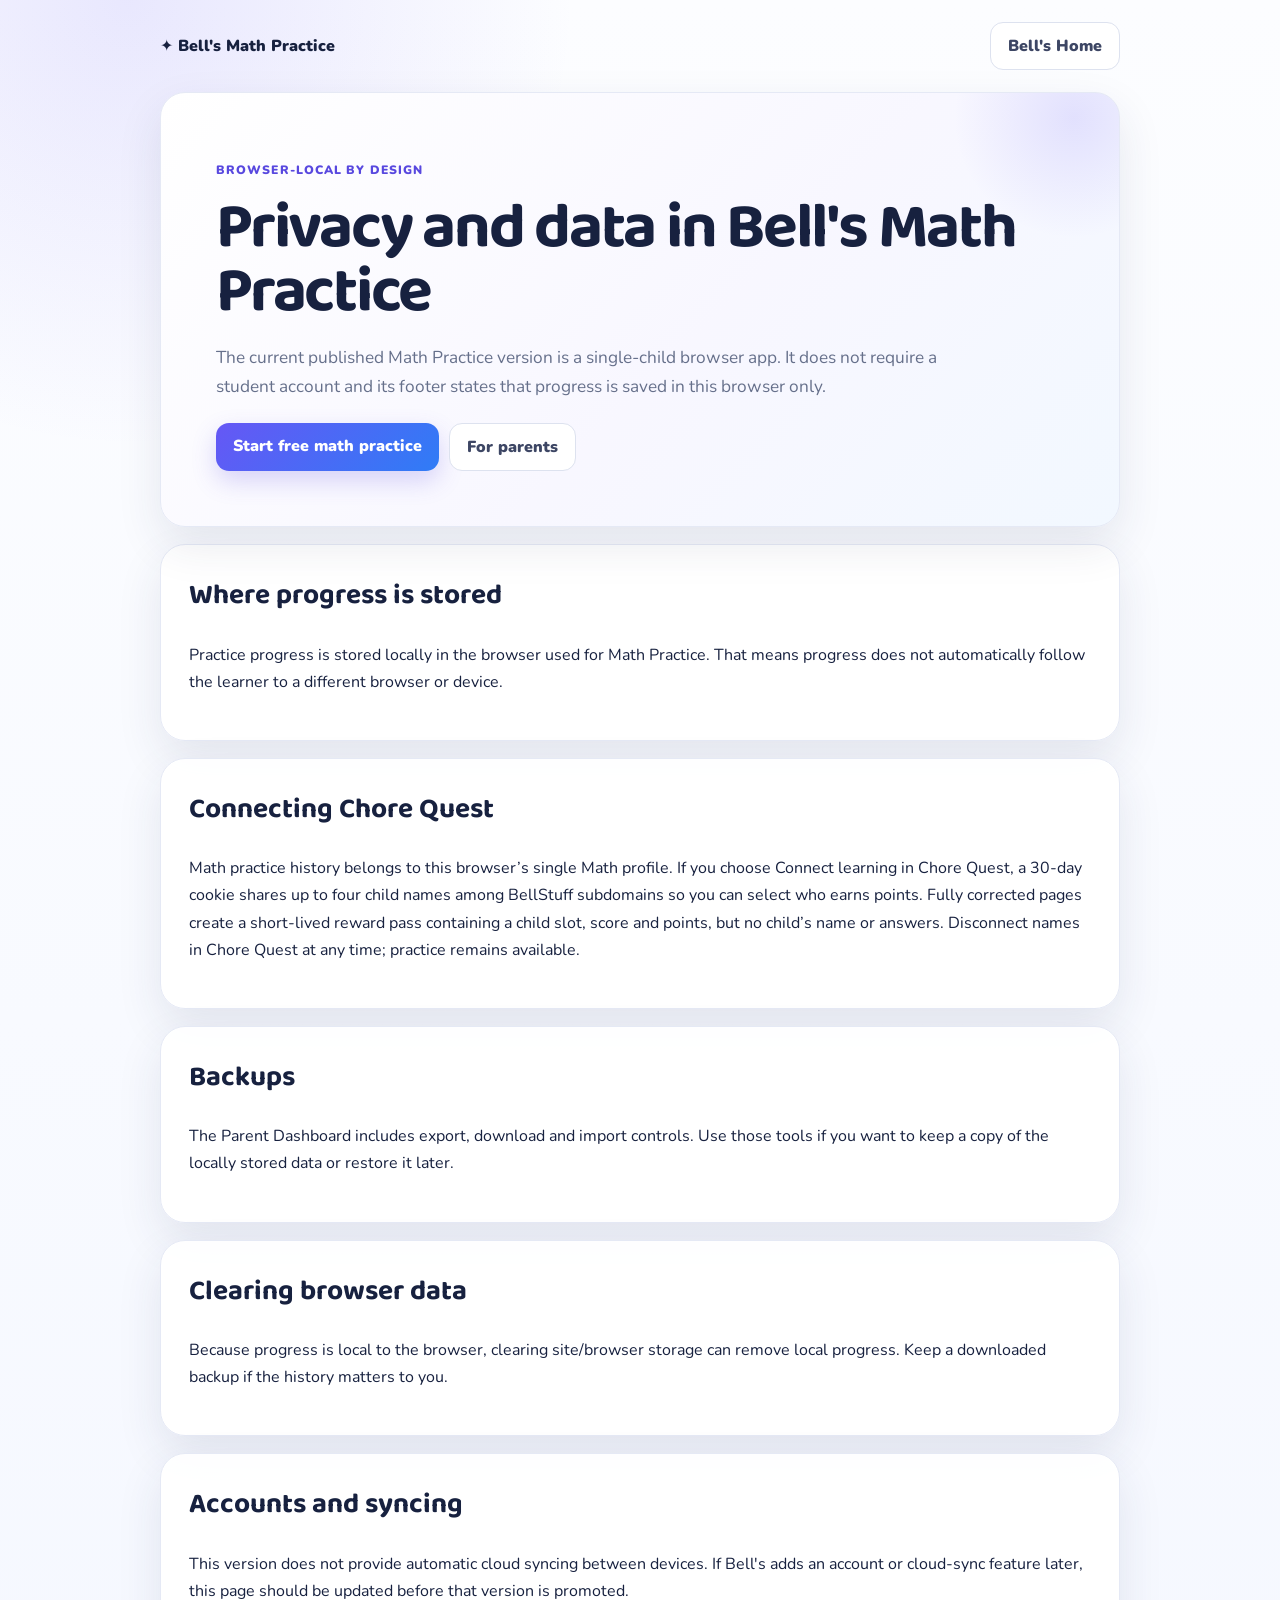
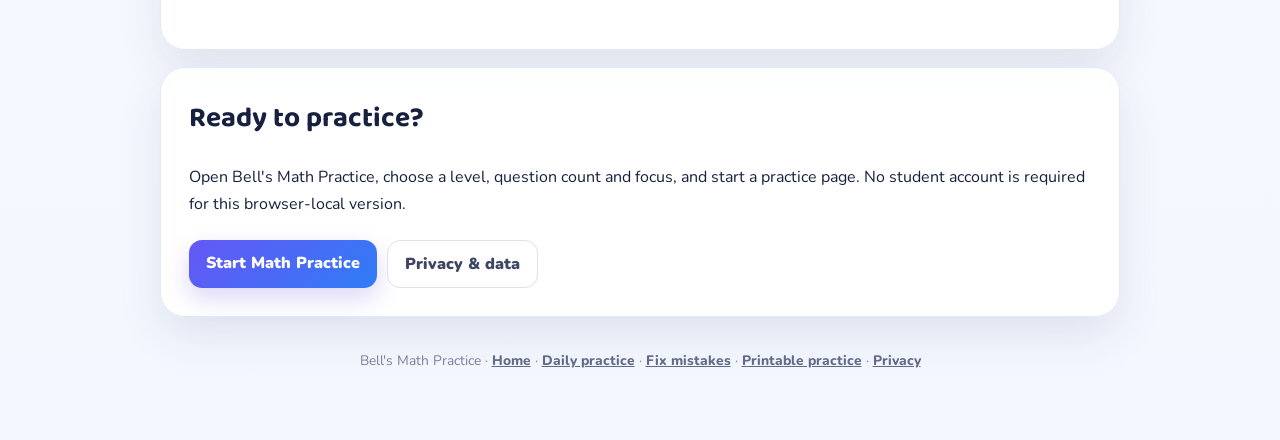
<file: privacy/index.html>
<!DOCTYPE html>
<html lang="en"><head>
<meta charset="utf-8"/><meta content="width=device-width,initial-scale=1" name="viewport"/>
<title>Privacy &amp; Data | Bell's Math Practice</title>
<meta content="Learn how the current Bell's Math Practice browser version stores progress, handles backups and works without a student account." name="description"/>
<meta content="index,follow,max-image-preview:large,max-snippet:-1,max-video-preview:-1" name="robots"/>
<link href="https://homework.bellstuff.net/privacy/" rel="canonical"/>
<meta content="website" property="og:type"/><meta content="Bell's" property="og:site_name"/>
<meta content="Privacy &amp; Data | Bell's Math Practice" property="og:title"/><meta content="Learn how the current Bell's Math Practice browser version stores progress, handles backups and works without a student account." property="og:description"/><meta content="https://homework.bellstuff.net/privacy/" property="og:url"/>
<meta content="summary" name="twitter:card"/><meta content="Privacy &amp; Data | Bell's Math Practice" name="twitter:title"/><meta content="Learn how the current Bell's Math Practice browser version stores progress, handles backups and works without a student account." name="twitter:description"/>
<link href="https://fonts.googleapis.com" rel="preconnect"/><link crossorigin="" href="https://fonts.gstatic.com" rel="preconnect"/>
<link href="https://fonts.googleapis.com/css2?family=Nunito:wght@400;600;700;800;900&family=Baloo+2:wght@600;700;800&display=swap" rel="stylesheet"/>
<style>
:root{--ink:#17213f;--muted:#66708b;--purple:#6657f5;--blue:#2f7cf6;--line:#e5e9f5;--shadow:0 18px 45px rgba(37,45,89,.10)}*{box-sizing:border-box}html{scroll-behavior:smooth}body{font-family:Nunito,system-ui,-apple-system,BlinkMacSystemFont,"Segoe UI",sans-serif;margin:0;color:var(--ink);background:radial-gradient(circle at 10% 0%,rgba(102,87,245,.13),transparent 28rem),linear-gradient(180deg,#fcfdff,#f4f7ff)}main{max-width:1000px;margin:0 auto;padding:22px 20px 70px}.nav{display:flex;justify-content:space-between;align-items:center;gap:16px;margin-bottom:22px}.brand{font-weight:900;text-decoration:none;color:var(--ink)}.hero,.card{background:rgba(255,255,255,.96);border:1px solid var(--line);border-radius:25px;box-shadow:var(--shadow);margin:17px 0}.hero{padding:clamp(28px,6vw,55px);background:linear-gradient(135deg,#fff,#f8f7ff 56%,#f2f8ff);position:relative;overflow:hidden}.hero:after{content:"";position:absolute;width:250px;height:250px;border-radius:50%;background:radial-gradient(circle,rgba(102,87,245,.14),transparent 68%);right:-80px;top:-100px}.card{padding:28px}.kicker{font-weight:900;text-transform:uppercase;letter-spacing:.09em;font-size:.76rem;color:#5848df}.hero h1{font-family:"Baloo 2",Nunito,sans-serif;font-size:clamp(2.2rem,5vw,4rem);line-height:1;letter-spacing:-.035em;margin:.26em 0;position:relative;z-index:1}.lede{font-size:1.08rem;line-height:1.7;color:var(--muted);max-width:760px;position:relative;z-index:1}.cta,.ghost{display:inline-flex;padding:12px 17px;border-radius:13px;text-decoration:none;font-weight:900}.cta{background:linear-gradient(135deg,var(--purple),var(--blue));color:#fff;box-shadow:0 10px 24px rgba(92,74,224,.22)}.ghost{background:white;color:#3d4664;border:1px solid #dde2ef}.cta:hover,.ghost:hover{transform:translateY(-1px)}.actions{display:flex;gap:10px;flex-wrap:wrap;margin-top:22px;position:relative;z-index:1}.grid{display:grid;grid-template-columns:repeat(auto-fit,minmax(220px,1fr));gap:13px}.mini{background:linear-gradient(180deg,#fff,#fafbff);border:1px solid #e7eaf3;border-radius:17px;padding:18px}.mini h3{margin-top:0}.mini p{color:var(--muted)}h2{font-family:"Baloo 2",Nunito,sans-serif;font-size:1.75rem;margin-top:0}p,li{line-height:1.7}footer{margin-top:34px;text-align:center;font-size:.86rem;color:#798198}footer a{color:#616b87;font-weight:800}@media(max-width:620px){main{padding:14px 10px 45px}.hero,.card{border-radius:20px}.hero{padding:26px 19px}.card{padding:20px}.nav .ghost{display:none}.actions{display:grid}.actions a{text-align:center;justify-content:center}}
</style></head><body><main>
<nav class="nav"><a class="brand" href="/">✦ Bell's Math Practice</a><a class="ghost" href="https://bellstuff.net/">Bell's Home</a></nav>
<section class="hero"><p class="kicker">Browser-local by design</p><h1>Privacy and data in Bell's Math Practice</h1><p class="lede">The current published Math Practice version is a single-child browser app. It does not require a student account and its footer states that progress is saved in this browser only.</p><div class="actions"><a class="cta" href="/">Start free math practice</a><a class="ghost" href="/for-parents/">For parents</a></div></section>
<section class="card"><h2>Where progress is stored</h2><p>Practice progress is stored locally in the browser used for Math Practice. That means progress does not automatically follow the learner to a different browser or device.</p></section>
<section class="card"><h2>Connecting Chore Quest</h2><p>Math practice history belongs to this browser’s single Math profile. If you choose Connect learning in Chore Quest, a 30-day cookie shares up to four child names among BellStuff subdomains so you can select who earns points. Fully corrected pages create a short-lived reward pass containing a child slot, score and points, but no child’s name or answers. Disconnect names in Chore Quest at any time; practice remains available.</p></section>
<section class="card"><h2>Backups</h2><p>The Parent Dashboard includes export, download and import controls. Use those tools if you want to keep a copy of the locally stored data or restore it later.</p></section>
<section class="card"><h2>Clearing browser data</h2><p>Because progress is local to the browser, clearing site/browser storage can remove local progress. Keep a downloaded backup if the history matters to you.</p></section>
<section class="card"><h2>Accounts and syncing</h2><p>This version does not provide automatic cloud syncing between devices. If Bell's adds an account or cloud-sync feature later, this page should be updated before that version is promoted.</p></section>
<section class="card"><h2>Ready to practice?</h2><p>Open Bell's Math Practice, choose a level, question count and focus, and start a practice page. No student account is required for this browser-local version.</p><div class="actions"><a class="cta" href="/">Start Math Practice</a><a class="ghost" href="/privacy/">Privacy &amp; data</a></div></section>
<footer>Bell's Math Practice · <a href="/">Home</a> · <a href="/daily-math-practice/">Daily practice</a> · <a href="/fix-math-mistakes/">Fix mistakes</a> · <a href="/printable-math-practice/">Printable practice</a> · <a href="/privacy/">Privacy</a></footer>
</main></body></html>
</file>
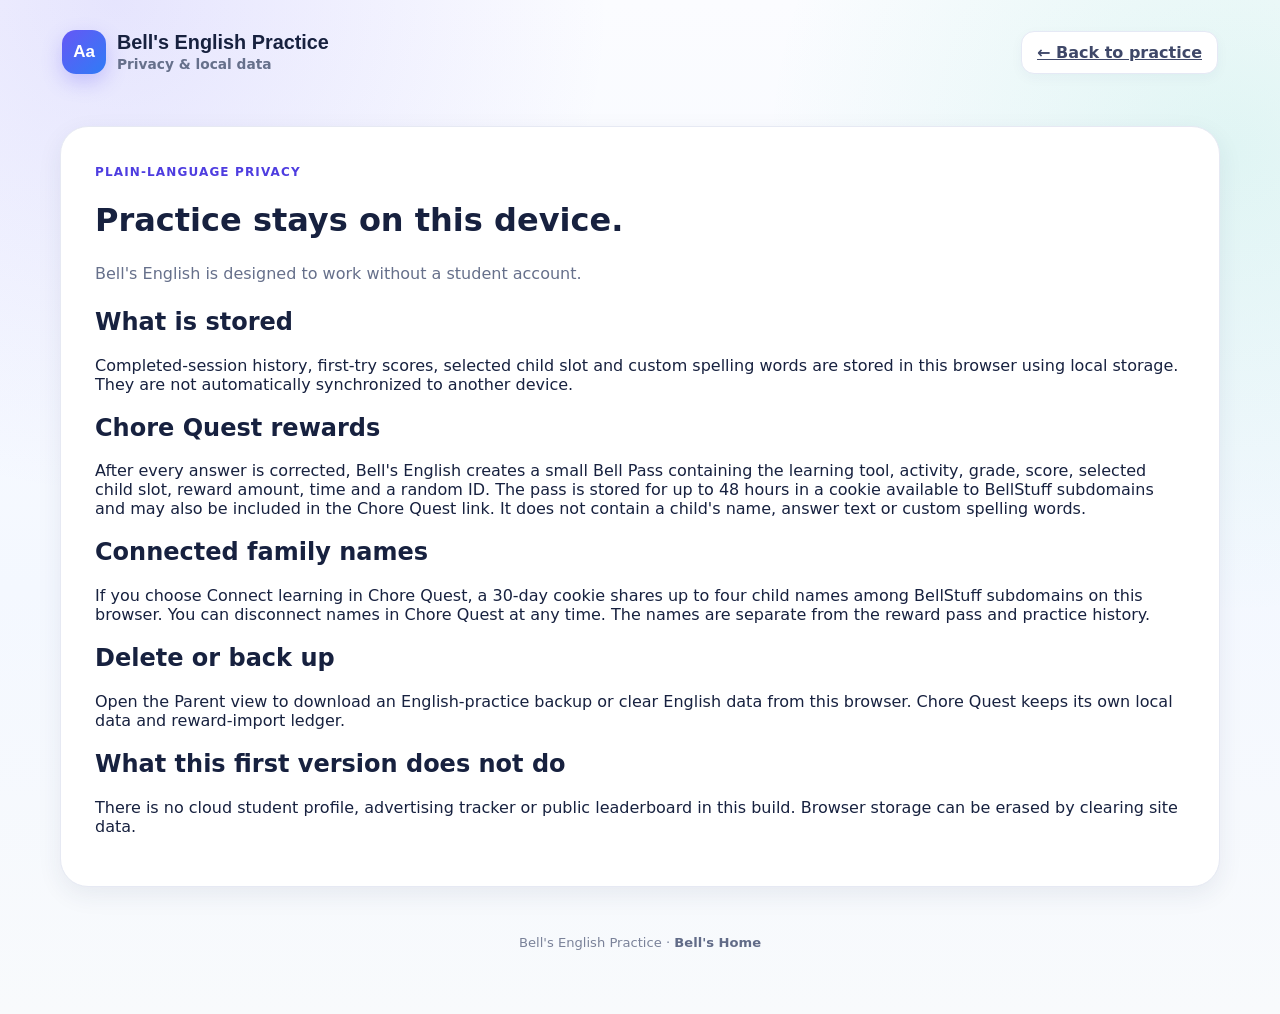
<file: english/privacy/index.html>
<!doctype html><html lang="en-CA"><head><meta charset="utf-8"><meta name="viewport" content="width=device-width,initial-scale=1"><title>Privacy &amp; Local Data | Bell's English Practice</title><meta name="description" content="How Bell's English Practice stores progress, custom spelling words and short-lived Chore Quest reward passes."><meta name="robots" content="index,follow"><link rel="canonical" href="https://homework.bellstuff.net/english/privacy/"><link rel="stylesheet" href="../style.css"></head><body><div class="wrap"><header class="header"><div class="brand-logo"><span class="logo-icon">Aa</span><div><div class="brand-title">Bell's English Practice</div><p class="sub">Privacy &amp; local data</p></div></div><a class="btn-ghost" href="../">← Back to practice</a></header><main class="content-shell"><div class="content-heading"><span class="section-kicker">Plain-language privacy</span><h1>Practice stays on this device.</h1><p>Bell's English is designed to work without a student account.</p></div><h2>What is stored</h2><p>Completed-session history, first-try scores, selected child slot and custom spelling words are stored in this browser using local storage. They are not automatically synchronized to another device.</p><h2>Chore Quest rewards</h2><p>After every answer is corrected, Bell's English creates a small Bell Pass containing the learning tool, activity, grade, score, selected child slot, reward amount, time and a random ID. The pass is stored for up to 48 hours in a cookie available to BellStuff subdomains and may also be included in the Chore Quest link. It does not contain a child's name, answer text or custom spelling words.</p><h2>Connected family names</h2><p>If you choose Connect learning in Chore Quest, a 30-day cookie shares up to four child names among BellStuff subdomains on this browser. You can disconnect names in Chore Quest at any time. The names are separate from the reward pass and practice history.</p><h2>Delete or back up</h2><p>Open the Parent view to download an English-practice backup or clear English data from this browser. Chore Quest keeps its own local data and reward-import ledger.</p><h2>What this first version does not do</h2><p>There is no cloud student profile, advertising tracker or public leaderboard in this build. Browser storage can be erased by clearing site data.</p></main><footer>Bell's English Practice · <a href="https://bellstuff.net/">Bell's Home</a></footer></div></body></html>
</file>
<file: style.css>
/* ============================================================
   Math Practice — Kumon-style redesign
   Palette: warm white background, Kumon-red accent, gold stars,
   clean educational feel. Nunito + Baloo 2 typefaces.
   ============================================================ */

:root {
  /* Core palette */
  --bg:         #fdf8f2;
  --bg2:        #fff9f4;
  --card:       #ffffff;
  --text:       #1a1a2e;
  --muted:      #7a7a9d;
  --border:     #e8e0d5;
  --border2:    #d4cac0;

  /* Brand / accent */
  --red:        #e8372a;
  --red-light:  #fff0ef;
  --red-mid:    rgba(232,55,42,.12);
  --red-dark:   #c42d21;

  /* Success / warning */
  --green:      #22c55e;
  --green-bg:   #f0fdf4;
  --green-bdr:  rgba(34,197,94,.3);
  --wrong:      #ef4444;
  --wrong-bg:   #fff5f5;
  --wrong-bdr:  rgba(239,68,68,.35);

  --gold:       #f59e0b;
  --gold-bg:    #fffbeb;

  /* Shadows */
  --shadow-sm:  0 1px 3px rgba(0,0,0,.06), 0 1px 2px rgba(0,0,0,.04);
  --shadow-md:  0 4px 16px rgba(0,0,0,.08), 0 1px 4px rgba(0,0,0,.04);
  --shadow-lg:  0 12px 40px rgba(0,0,0,.1), 0 2px 8px rgba(0,0,0,.06);

  /* Radius */
  --r-sm: 10px;
  --r-md: 16px;
  --r-lg: 24px;
  --r-xl: 32px;

  /* Fonts */
  --font-body:   'Nunito', system-ui, sans-serif;
  --font-display:'Baloo 2', system-ui, sans-serif;
}

/* ---- Reset ---- */
*, *::before, *::after { box-sizing: border-box; margin: 0; padding: 0; }

body {
  font-family: var(--font-body);
  background: var(--bg);
  color: var(--text);
  font-size: 15px;
  line-height: 1.6;
  min-height: 100vh;
  overflow-x: hidden;
}

/* ---- Decorative background ---- */
.bg-deco { position: fixed; inset: 0; pointer-events: none; z-index: 0; overflow: hidden; }
.blob {
  position: absolute;
  border-radius: 50%;
  filter: blur(80px);
  opacity: 0.55;
}
.blob-1 {
  width: 600px; height: 500px;
  background: radial-gradient(circle, #ffe4e0 0%, transparent 70%);
  top: -120px; left: -100px;
}
.blob-2 {
  width: 500px; height: 400px;
  background: radial-gradient(circle, #fef3c7 0%, transparent 70%);
  top: 30%; right: -80px;
}
.blob-3 {
  width: 400px; height: 350px;
  background: radial-gradient(circle, #e0f2fe 0%, transparent 70%);
  bottom: 0; left: 30%;
}
.dots-grid {
  position: absolute;
  inset: 0;
  background-image: radial-gradient(circle, #c9b8a8 1px, transparent 1px);
  background-size: 28px 28px;
  opacity: 0.18;
}

/* ---- Layout ---- */
.wrap {
  position: relative;
  z-index: 1;
  max-width: 1080px;
  margin: 0 auto;
  padding: 24px 20px 40px;
}

/* ---- Header ---- */
.header {
  display: flex;
  justify-content: space-between;
  align-items: center;
  gap: 16px;
  margin-bottom: 8px;
}
.header-brand { display: flex; align-items: center; gap: 14px; }
.brand-logo { display: flex; align-items: center; gap: 14px; }

.logo-icon {
  display: flex;
  align-items: center;
  justify-content: center;
  width: 52px; height: 52px;
  background: var(--red);
  border-radius: 14px;
  font-size: 22px;
  color: white;
  box-shadow: 0 4px 14px rgba(232,55,42,.4);
  flex-shrink: 0;
}

h1 {
  font-family: var(--font-display);
  font-size: 26px;
  font-weight: 800;
  color: var(--text);
  letter-spacing: -0.3px;
  line-height: 1.1;
}
.sub {
  font-size: 13px;
  color: var(--muted);
  font-weight: 600;
  margin-top: 2px;
}
.topRight { display: flex; gap: 8px; flex-wrap: wrap; align-items: center; }

/* ---- Cards ---- */
.card {
  background: var(--card);
  border: 1.5px solid var(--border);
  border-radius: var(--r-xl);
  box-shadow: var(--shadow-md);
  margin-top: 18px;
  overflow: hidden;
}
.card-inner { padding: 20px 22px; }

/* ---- Controls card top accent ---- */
.controls-card {
  border-top: 4px solid var(--red);
}

/* ---- Settings row ---- */
.settings-row {
  display: flex;
  flex-wrap: wrap;
  gap: 14px;
  align-items: flex-end;
}
.row { display: flex; gap: 10px; flex-wrap: wrap; align-items: center; }

.field-label {
  display: flex;
  flex-direction: column;
  gap: 5px;
}
.label-text {
  font-size: 11.5px;
  font-weight: 700;
  color: var(--muted);
  text-transform: uppercase;
  letter-spacing: 0.6px;
}

select,
input[type="text"],
input[type="number"],
textarea {
  font-family: var(--font-body);
  font-size: 14px;
  font-weight: 600;
  color: var(--text);
  background: var(--bg);
  border: 1.5px solid var(--border2);
  border-radius: var(--r-sm);
  padding: 9px 12px;
  outline: none;
  transition: border-color .15s, box-shadow .15s;
}
select { min-width: 190px; cursor: pointer; }
input[type="number"] { width: 150px; }
select:focus,
input:focus,
textarea:focus {
  border-color: var(--red);
  box-shadow: 0 0 0 3px rgba(232,55,42,.12);
}

/* ---- Action row ---- */
.action-row {
  margin-top: 14px;
  gap: 10px;
  align-items: center;
  flex-wrap: wrap;
}
.btn-group-secondary {
  display: flex;
  flex-wrap: wrap;
  gap: 8px;
}

/* ---- Buttons ---- */
button {
  font-family: var(--font-body);
  font-size: 13.5px;
  font-weight: 700;
  cursor: pointer;
  border-radius: var(--r-sm);
  padding: 9px 16px;
  border: 1.5px solid transparent;
  transition: all .15s;
  white-space: nowrap;
}

.btn-primary {
  background: var(--red);
  color: white;
  border-color: var(--red);
  box-shadow: 0 3px 10px rgba(232,55,42,.3);
  font-size: 15px;
  padding: 11px 22px;
  border-radius: 12px;
}
.btn-primary:hover { background: var(--red-dark); box-shadow: 0 5px 14px rgba(232,55,42,.4); transform: translateY(-1px); }
.btn-primary:active { transform: translateY(0); }

.btn-check {
  background: #16a34a;
  color: white;
  border-color: #16a34a;
  box-shadow: 0 3px 10px rgba(22,163,74,.28);
  font-size: 14px;
  padding: 9px 18px;
}
.btn-check:hover { background: #15803d; transform: translateY(-1px); }
.btn-check:disabled { opacity: 0.45; cursor: default; transform: none; }

.btn-outline {
  background: white;
  color: var(--text);
  border-color: var(--border2);
  box-shadow: var(--shadow-sm);
}
.btn-outline:hover { border-color: var(--red); color: var(--red); background: var(--red-light); }
.btn-outline:disabled { opacity: 0.45; cursor: default; }

.btn-ghost {
  background: transparent;
  color: var(--muted);
  border-color: var(--border);
}
.btn-ghost:hover { background: var(--red-light); color: var(--red); border-color: rgba(232,55,42,.3); }

.btn-danger {
  background: white;
  color: var(--wrong);
  border-color: rgba(239,68,68,.4);
}
.btn-danger:hover { background: #fff5f5; }

.small-btn { font-size: 13px; padding: 7px 14px; }

/* ---- Status bar ---- */
.status-bar {
  display: flex;
  flex-wrap: wrap;
  gap: 8px;
  margin-top: 14px;
  padding-top: 14px;
  border-top: 1.5px solid var(--border);
}
.stat-chip {
  display: flex;
  align-items: center;
  gap: 6px;
  padding: 7px 13px;
  background: var(--bg);
  border: 1.5px solid var(--border);
  border-radius: 999px;
  font-size: 13px;
}
.chip-icon { font-size: 14px; }
.chip-label { color: var(--muted); font-weight: 600; font-size: 12px; }
.chip-val { font-weight: 800; color: var(--text); font-family: var(--font-display); }

/* ---- Parent Settings ---- */
.parent-settings {
  margin-top: 14px;
  border-top: 1.5px solid var(--border);
  padding-top: 12px;
}
.parent-settings summary {
  display: flex;
  align-items: center;
  justify-content: space-between;
  cursor: pointer;
  font-weight: 700;
  font-size: 13px;
  color: var(--muted);
  list-style: none;
  user-select: none;
  gap: 8px;
}
.parent-settings summary::-webkit-details-marker { display: none; }
.parent-settings summary:hover { color: var(--red); }
.parent-settings[open] .caret { transform: rotate(180deg); }
.caret { transition: transform .2s; display: inline-block; }

.settingsGrid {
  display: grid;
  grid-template-columns: repeat(auto-fill, minmax(220px, 1fr));
  gap: 12px;
  margin-top: 14px;
}
.toggle-label {
  display: flex;
  align-items: center;
  gap: 9px;
  font-size: 13px;
  font-weight: 600;
  color: var(--text);
  cursor: pointer;
}
.toggle-label input[type="checkbox"] {
  width: 17px; height: 17px;
  accent-color: var(--red);
  cursor: pointer;
  border: none;
  padding: 0;
}
.small-field select,
.small-field input { font-size: 13px; }

/* ---- Worksheet card ---- */
.worksheet-card { border-top: 4px solid var(--gold); }

.sheetHeader {
  display: flex;
  justify-content: space-between;
  align-items: center;
  flex-wrap: wrap;
  gap: 10px;
  margin-bottom: 14px;
}
.sheet-title {
  font-family: var(--font-display);
  font-size: 20px;
  font-weight: 800;
  color: var(--text);
}
.badge-meta {
  font-size: 12.5px;
  font-weight: 700;
  color: var(--muted);
  background: var(--bg);
  border: 1.5px solid var(--border);
  border-radius: 999px;
  padding: 5px 14px;
}

/* ---- Calendar ---- */
.calendar { margin-bottom: 18px; }
.calLabel {
  display: flex;
  justify-content: space-between;
  align-items: center;
  font-size: 12px;
  font-weight: 700;
  color: var(--muted);
  text-transform: uppercase;
  letter-spacing: 0.5px;
  margin-bottom: 8px;
}
.calGrid {
  display: grid;
  grid-template-columns: repeat(14, minmax(0, 1fr));
  gap: 5px;
}
.day {
  border: 1.5px solid var(--border);
  border-radius: 8px;
  padding: 5px 3px;
  text-align: center;
  font-size: 11px;
  font-weight: 700;
  color: var(--muted);
  background: var(--bg);
  transition: all .15s;
}
.day.done {
  border-color: var(--green-bdr);
  background: var(--green-bg);
  color: var(--green);
}
.day.today {
  border-color: var(--red);
  background: var(--red-light);
  color: var(--red);
  box-shadow: 0 0 0 2px rgba(232,55,42,.15);
}
.day.miss {
  border-color: rgba(239,68,68,.25);
  background: var(--wrong-bg);
}

/* ---- Questions ---- */
.questions {
  display: grid;
  grid-template-columns: repeat(2, minmax(0, 1fr));
  gap: 10px;
}
@media (max-width: 720px) { .questions { grid-template-columns: 1fr; } }

.q {
  border: 1.5px solid var(--border);
  border-radius: var(--r-md);
  padding: 13px 14px;
  background: var(--bg2);
  display: flex;
  justify-content: space-between;
  gap: 12px;
  align-items: center;
  transition: border-color .2s, background .2s, box-shadow .2s;
}
.q:hover { border-color: var(--border2); box-shadow: var(--shadow-sm); }
.q .left { display: flex; flex-direction: column; gap: 4px; flex: 1; min-width: 0; }

.q .expr {
  font-family: var(--font-display);
  font-size: 15.5px;
  font-weight: 700;
  color: var(--text);
  line-height: 1.4;
  white-space: pre-line;
}
.q .hint {
  font-size: 11.5px;
  font-weight: 600;
  color: var(--muted);
  background: var(--bg);
  display: inline-block;
  border-radius: 6px;
  padding: 1px 7px;
  border: 1px solid var(--border);
}
.solutionLine {
  font-size: 12.5px;
  font-weight: 700;
  color: var(--wrong);
  background: var(--wrong-bg);
  border: 1px solid var(--wrong-bdr);
  border-radius: 7px;
  padding: 4px 8px;
  margin-top: 4px;
}

.q input {
  width: 130px;
  text-align: right;
  font-size: 16px;
  font-weight: 800;
  font-family: var(--font-display);
  flex-shrink: 0;
  border-radius: var(--r-sm);
  padding: 9px 10px;
  border: 2px solid var(--border2);
  background: white;
  color: var(--text);
  transition: border-color .15s, box-shadow .15s;
}
.q input:focus {
  border-color: var(--red);
  box-shadow: 0 0 0 3px rgba(232,55,42,.12);
  outline: none;
}

/* Checked states */
.q.correct {
  border-color: var(--green-bdr);
  background: var(--green-bg);
  box-shadow: 0 0 0 2px rgba(34,197,94,.1);
}
.q.correct .q-num { color: var(--green); }
.q.wrong {
  border-color: var(--wrong-bdr);
  background: var(--wrong-bg);
  box-shadow: 0 0 0 2px rgba(239,68,68,.1);
}
.q.correct input { border-color: var(--green-bdr); background: #f0fdf4; color: var(--green); }
.q.wrong input { border-color: var(--wrong-bdr); background: #fff5f5; color: var(--wrong); }
.family-connect button { margin-left: 8px; padding: 7px 11px; border: 1px solid #b9c9ef; border-radius: 9px; background: white; color: #294279; font: inherit; font-size: 13px; font-weight: 800; cursor: pointer; }
.english-next { margin-top: 12px; display: flex; align-items: center; flex-wrap: wrap; gap: 10px; }
.english-next a { display: inline-block; border-radius: 9px; background: #3659b4; color: white; padding: 9px 13px; font-weight: 800; text-decoration: none; }

/* On-page number pad keeps the floating iPad keyboard out of math answers. */
.answer-pad,.answer-pad-restore { flex: 0 0 100%; min-width: 0; }
.q input[readonly] { user-select: none; -webkit-user-select: none; -webkit-touch-callout: none; }
.answer-pad { padding: 10px; border: 1px solid #d9e5f6; border-radius: 12px; background: #f8fbff; }
.answer-pad-keys { display: grid; grid-template-columns: repeat(3,minmax(0,1fr)); gap: 7px; }
.answer-pad button,.answer-pad-restore {
  min-height: 46px; border: 1px solid #b9c9ef; border-radius: 9px;
  background: white; color: #294279; font: inherit; font-size: 18px; font-weight: 800;
  cursor: pointer; touch-action: manipulation;
}
.answer-pad-actions { display: flex; flex-wrap: wrap; gap: 7px; margin-top: 8px; }
.answer-pad-actions button { flex: 1; font-size: 14px; }
.answer-pad-actions button:first-child { background: #dce8ff; }
.answer-pad-restore { font-size: 13px; padding: 7px 12px; }
@media print { .answer-pad,.answer-pad-restore { display: none !important; } }

/* Finger and stylus working area; the answer box remains separate. */
.q.has-scratchpad { flex-wrap: wrap; }
.scratchpad { flex: 0 0 100%; min-width: 0; user-select: none; -webkit-user-select: none; -webkit-touch-callout: none; }
.scratchpad summary {
  width: fit-content; cursor: pointer; list-style: none;
  border: 1px solid #b9c9ef; border-radius: 10px;
  padding: 8px 12px; background: #eef4ff; color: #294279;
  font-size: 13px; font-weight: 800;
}
.scratchpad summary::-webkit-details-marker { display: none; }
.scratchpad summary:focus-visible { outline: 3px solid #3659b4; outline-offset: 2px; }
.scratch-body { margin-top: 10px; border: 1px solid #d9e5f6; border-radius: 12px; padding: 12px; background: #f8fbff; }
.scratch-problem {
  position: sticky; top: 8px; z-index: 2; max-height: 110px; overflow: auto;
  padding: 10px 12px; border-radius: 10px; border: 1px solid #c8d7f0;
  background: #fff; color: #24335d; box-shadow: 0 2px 8px rgba(33,50,90,.12);
  font-weight: 800; white-space: pre-line;
}
.scratch-instruction,.scratch-helper { margin: 10px 0; font-size: 12px; color: #566584; }
.scratch-toolbar { display: flex; flex-wrap: wrap; gap: 7px; margin-bottom: 10px; }
.scratch-toolbar button {
  min-height: 42px; padding: 7px 11px; border: 1px solid #b9c9ef;
  border-radius: 9px; background: #fff; color: #294279;
  font: inherit; font-size: 13px; font-weight: 800; cursor: pointer;
}
.scratch-toolbar button[aria-pressed="true"] { background: #dce8ff; border-color: #3659b4; }
.scratch-toolbar button:disabled { opacity: .45; cursor: default; }
.scratch-canvas {
  display: block; box-sizing: border-box; width: 100%; height: 280px;
  border: 2px solid #bdcdec; border-radius: 10px; touch-action: none; cursor: crosshair;
  background-color: white;
  background-image: linear-gradient(#e6edf8 1px, transparent 1px),linear-gradient(90deg,#e6edf8 1px,transparent 1px);
  background-size: 28px 28px;
}
.scratch-notes {
  display: block; box-sizing: border-box; width: 100%; min-height: 64px; margin-top: 10px;
  border: 1px solid #bdcdec; border-radius: 9px; padding: 9px;
  font: inherit; font-size: 14px; resize: vertical;
  user-select: text; -webkit-user-select: text; -webkit-touch-callout: default;
}
@media print { .scratchpad { display: none !important; } }

/* ---- Legend ---- */
.legend {
  display: flex;
  gap: 10px;
  margin-top: 14px;
  flex-wrap: wrap;
}
.legendItem {
  font-size: 12.5px;
  font-weight: 700;
  padding: 5px 13px;
  border-radius: 999px;
  border: 1.5px solid var(--border);
  color: var(--muted);
}
.legendItem.ok { border-color: var(--green-bdr); color: var(--green); background: var(--green-bg); }
.legendItem.bad { border-color: var(--wrong-bdr); color: var(--wrong); background: var(--wrong-bg); }

/* ---- Feedback ---- */
.feedback {
  margin-top: 14px;
  padding: 12px 16px;
  border-radius: var(--r-sm);
  font-size: 14px;
  font-weight: 600;
  color: var(--muted);
  background: var(--bg);
  border: 1.5px solid var(--border);
  min-height: 40px;
  line-height: 1.5;
  transition: all .2s;
}
.feedback:empty { display: none; }
.feedback strong { color: var(--text); font-weight: 800; }

/* ---- Modal ---- */
.modalBackdrop {
  position: fixed;
  inset: 0;
  background: rgba(26,26,46,.5);
  backdrop-filter: blur(4px);
  display: flex;
  align-items: center;
  justify-content: center;
  padding: 20px;
  z-index: 100;
}
.hidden { display: none !important; }

.modal {
  width: min(1080px, 100%);
  max-height: 90vh;
  overflow-y: auto;
  border-radius: var(--r-xl);
  box-shadow: var(--shadow-lg);
}
.modal .card-inner { padding: 24px; }

.modalHeader {
  display: flex;
  justify-content: space-between;
  align-items: center;
  gap: 12px;
  margin-bottom: 18px;
}
.modal-title-group { display: flex; align-items: center; gap: 10px; }
.modal-icon { font-size: 24px; }
.modalHeader h2 {
  font-family: var(--font-display);
  font-size: 22px;
  font-weight: 800;
}

.dashGrid {
  display: grid;
  grid-template-columns: repeat(2, minmax(0, 1fr));
  gap: 14px;
}
@media (max-width: 860px) { .dashGrid { grid-template-columns: 1fr; } }

.dashCard {
  border: 1.5px solid var(--border);
  border-radius: var(--r-lg);
  padding: 16px;
  background: var(--bg2);
}
.dash-section-title {
  font-size: 14px;
  font-weight: 800;
  color: var(--text);
  margin-bottom: 12px;
  display: flex;
  align-items: center;
  gap: 6px;
}
.dashBody { font-size: 13.5px; color: var(--text); line-height: 1.7; }
.dashBody div { padding: 2px 0; }
.dashBody strong { font-weight: 800; }

/* Progress bars */
.barRow {
  display: grid;
  grid-template-columns: 140px 1fr 55px;
  gap: 10px;
  align-items: center;
  margin: 8px 0;
  font-size: 13px;
  font-weight: 700;
}
.bar {
  height: 10px;
  border-radius: 999px;
  background: var(--border);
  overflow: hidden;
}
.bar > div { height: 100%; border-radius: 999px; transition: width .4s ease; }
.badBar > div { background: linear-gradient(90deg, var(--wrong), #f87171); }
.goodBar > div { background: linear-gradient(90deg, var(--green), #4ade80); }

/* Export/import */
.exportOut {
  width: 100%;
  min-height: 120px;
  margin-top: 10px;
  font-family: ui-monospace, SFMono-Regular, Menlo, monospace;
  font-size: 12px;
  border-radius: var(--r-sm);
  resize: vertical;
}
.backup-buttons { display: flex; flex-wrap: wrap; gap: 8px; margin-bottom: 10px; }
.importBlock { margin-top: 14px; }
.small-label { font-size: 12px; font-weight: 700; color: var(--muted); display: block; margin-bottom: 6px; }
.import-actions {
  display: flex;
  gap: 8px;
  margin-top: 8px;
  flex-wrap: wrap;
}
.file-label {
  display: inline-flex;
  align-items: center;
  cursor: pointer;
  font-family: var(--font-body);
  font-size: 13.5px;
  font-weight: 700;
}
.file-label input { display: none; }
.import-status {
  font-size: 12.5px;
  font-weight: 700;
  margin-top: 6px;
  color: var(--muted);
}

/* ---- Password modal ---- */
.password-modal {
  max-width: 400px !important;
  width: 100%;
  text-align: center;
}
.password-modal .card-inner { padding: 32px 28px; }
.pw-icon { font-size: 42px; margin-bottom: 10px; }
.password-modal h2 {
  font-family: var(--font-display);
  font-size: 22px;
  font-weight: 800;
  margin-bottom: 6px;
}
.pw-sub { font-size: 13px; color: var(--muted); margin-bottom: 18px; font-weight: 600; }
.pw-input {
  width: 100%;
  text-align: center;
  font-size: 18px;
  letter-spacing: 2px;
  margin-bottom: 14px;
}
.pw-actions { display: flex; gap: 10px; justify-content: center; }
.pw-error { font-size: 13px; font-weight: 700; color: var(--wrong); margin-top: 10px; min-height: 20px; }

/* ---- Footer ---- */
.footer {
  text-align: center;
  margin-top: 24px;
  font-size: 12px;
  font-weight: 600;
  color: var(--muted);
  display: flex;
  align-items: center;
  justify-content: center;
  gap: 8px;
}
.footer-dot { color: var(--border2); font-size: 8px; }

/* ---- Print ---- */
@media print {
  body { background: white; color: black; }
  .bg-deco, .controls-card, .legend, .feedback, .footer,
  .topRight, .calendar, .status-bar, .action-row { display: none !important; }
  .card {
    box-shadow: none;
    border: none;
    border-top: none !important;
    margin: 0;
    border-radius: 0;
  }
  .card-inner { padding: 0; }
  .sheetHeader { margin-bottom: 10px; }
  .questions { gap: 8px; }
  .q {
    border: 1px solid #ccc;
    background: white;
    border-radius: 8px;
  }
  .q input { display: none !important; }
  .q .hint { display: none !important; }
  .solutionLine { display: none !important; }
  .badge-meta { background: none; border: none; }
}

/* ---- Responsive ---- */
@media (max-width: 600px) {
  .wrap { padding: 14px 12px 30px; }
  h1 { font-size: 20px; }
  .logo-icon { width: 42px; height: 42px; font-size: 18px; }
  .calGrid { grid-template-columns: repeat(7, minmax(0, 1fr)); }
  .btn-primary { font-size: 14px; padding: 10px 18px; }
  .settingsGrid { grid-template-columns: 1fr; }
  select { min-width: 160px; }
}

/* ---- Misc utility ---- */
.muted { color: var(--muted); }
.small { font-size: 12px; }
</file>
<file: english/style.css>
:root{--ink:#17213f;--muted:#66708b;--bg:#f5f7ff;--surface:#fff;--line:#e5e9f5;--purple:#6657f5;--purple-dark:#4e3de0;--blue:#2f7cf6;--mint:#28c9a2;--gold:#ffcc57;--danger:#ef5d72;--shadow:0 18px 50px rgba(37,45,89,.10);--shadow-soft:0 8px 24px rgba(37,45,89,.08);--radius:24px}
*{box-sizing:border-box}html{scroll-behavior:smooth}body{margin:0;min-height:100vh;color:var(--ink);font-family:Nunito,system-ui,-apple-system,BlinkMacSystemFont,"Segoe UI",sans-serif;background:radial-gradient(circle at 9% 0%,rgba(102,87,245,.14),transparent 31rem),radial-gradient(circle at 96% 15%,rgba(40,201,162,.12),transparent 29rem),linear-gradient(180deg,#fbfcff,#f4f8ff 58%,#f8fafc)}button,input,select,textarea{font:inherit}button,a{transition:transform .18s ease,box-shadow .18s ease,border-color .18s ease,background .18s ease}button:focus-visible,a:focus-visible,input:focus-visible,select:focus-visible,textarea:focus-visible{outline:3px solid rgba(47,124,246,.25);outline-offset:2px}.bg-deco{position:fixed;inset:0;overflow:hidden;pointer-events:none;z-index:-1}.blob{position:absolute;border-radius:999px;filter:blur(3px);opacity:.4}.blob-one{width:230px;height:230px;background:#ddd7ff;left:-90px;top:-75px}.blob-two{width:190px;height:190px;background:#cdf8eb;right:-85px;top:30%}.blob-three{width:140px;height:140px;background:#fff1bc;left:-50px;bottom:7%}.wrap{width:min(1160px,calc(100% - 32px));margin:auto;padding:20px 0 50px}.header{display:flex;align-items:center;justify-content:space-between;gap:18px;padding:10px 2px 18px}.header-brand,.brand-logo,.top-actions{display:flex;align-items:center;gap:11px}.logo-icon{display:grid;place-items:center;width:44px;height:44px;border-radius:14px;background:linear-gradient(135deg,var(--purple),var(--blue));color:#fff;font-family:"Baloo 2",sans-serif;font-size:17px;font-weight:800;box-shadow:0 8px 20px rgba(102,87,245,.28)}.brand-title{font-family:"Baloo 2",Nunito,sans-serif;font-size:1.24rem;font-weight:800;line-height:1.1}.sub{margin:2px 0 0;color:var(--muted);font-size:.86rem;font-weight:700}.home-link{margin-left:10px;text-decoration:none}.btn-ghost,.btn-outline,.btn-primary,.btn-check,.btn-danger{border:0;cursor:pointer;font-weight:900;border-radius:13px;padding:11px 15px}.btn-ghost,.btn-outline{background:#fff;color:#3f4869;border:1px solid var(--line);box-shadow:0 4px 13px rgba(38,47,91,.04)}.btn-ghost:hover,.btn-outline:hover{transform:translateY(-1px);border-color:#cfd5e8;background:#fafbff}.btn-primary{color:#fff;background:linear-gradient(135deg,var(--purple),var(--blue));box-shadow:0 10px 22px rgba(93,76,230,.24)}.btn-check{color:#fff;background:linear-gradient(135deg,#16b892,var(--mint));box-shadow:0 10px 22px rgba(40,201,162,.2)}.btn-danger{background:#fff0f3;color:#bc3550;border:1px solid #ffd1da}.btn-primary:hover,.btn-check:hover{transform:translateY(-2px);box-shadow:0 14px 28px rgba(93,76,230,.28)}button:disabled{opacity:.48;cursor:not-allowed;transform:none!important;box-shadow:none}.english-hero{display:grid;grid-template-columns:minmax(0,1.18fr) minmax(320px,.82fr);gap:30px;align-items:center;position:relative;overflow:hidden;background:linear-gradient(135deg,#fff 0%,#f8f7ff 54%,#f0fbf8 100%);border:1px solid rgba(220,224,241,.9);border-radius:30px;padding:clamp(27px,5vw,52px);box-shadow:var(--shadow);margin:3px 0 22px}.english-hero:after{content:"";position:absolute;width:290px;height:290px;border-radius:50%;background:radial-gradient(circle,rgba(40,201,162,.12),transparent 69%);right:-70px;top:-110px}.hero-copy,.hero-visual{position:relative;z-index:1}.hero-kicker,.section-kicker{display:inline-flex;align-items:center;gap:7px;text-transform:uppercase;letter-spacing:.095em;font-size:.75rem;font-weight:900;color:var(--purple-dark)}.english-hero h1{font-family:"Baloo 2",Nunito,sans-serif;font-size:clamp(2.25rem,5vw,4.1rem);line-height:.99;letter-spacing:-.035em;margin:12px 0 15px;max-width:740px}.accent-word{background:linear-gradient(90deg,var(--purple),var(--blue),#19aa87);-webkit-background-clip:text;background-clip:text;color:transparent}.hero-lede{max-width:720px;color:#56617d;font-size:clamp(1rem,1.6vw,1.16rem);line-height:1.67;margin:0}.hero-actions{display:flex;flex-wrap:wrap;gap:11px;margin:24px 0 16px}.hero-primary,.hero-secondary{display:inline-flex;align-items:center;justify-content:center;gap:10px;border-radius:14px;padding:13px 18px;font-weight:900;text-decoration:none}.hero-primary{color:#fff;background:linear-gradient(135deg,var(--purple),var(--blue));box-shadow:0 12px 26px rgba(84,70,220,.25)}.hero-secondary{cursor:pointer;color:#384260;background:#fff;border:1px solid #dfe3f0}.hero-primary:hover,.hero-secondary:hover{transform:translateY(-2px)}.hero-trust{display:flex;flex-wrap:wrap;gap:9px 16px;color:#66708b;font-size:.86rem;font-weight:800}.hero-trust span{white-space:nowrap}.hero-visual{background:rgba(255,255,255,.9);border:1px solid #e6e8f4;border-radius:23px;padding:20px;box-shadow:0 18px 40px rgba(48,56,102,.12);backdrop-filter:blur(10px);transform:rotate(1deg)}.mock-top,.mock-progress-label{display:flex;align-items:center;justify-content:space-between;gap:10px}.mock-top>span{font-size:.69rem;letter-spacing:.09em;color:#7b83a0;font-weight:900}.mock-top b{font-size:.74rem;color:#5a49e4;background:#eeeaff;border-radius:99px;padding:6px 9px}.mock-card{display:flex;justify-content:space-between;gap:12px;align-items:center;margin-top:11px;padding:13px 14px;border-radius:14px;background:#f8fafc;border:1px solid #edf0f7;font-weight:900}.mock-card em{font-size:.74rem;font-style:normal;border-radius:99px;padding:5px 8px}.mock-card.wrong{border-color:#ffdbe2;background:#fff8fa}.mock-card.wrong em{color:#bd3d58;background:#ffe8ed}.mock-card.correct{border-color:#d8f4eb;background:#f5fdfa}.mock-card.correct em{color:#119670;background:#e5fbf4}.mock-reading{display:flex;align-items:center;gap:10px;margin-top:13px;padding:11px;border-radius:13px;background:#f3f1ff}.book-icon{font-size:1.4rem}.mock-reading small,.mock-reading strong{display:block}.mock-reading small{font-size:.64rem;letter-spacing:.08em;color:#7669d4;font-weight:900}.mock-reading strong{font-size:.8rem;margin-top:2px}.mock-progress-label{font-size:.78rem;color:#7a8299;margin:15px 1px 7px}.mock-progress-label strong{color:#39435f}.mock-progress{height:8px;border-radius:99px;background:#eceefa;overflow:hidden}.mock-progress span{display:block;width:67%;height:100%;background:linear-gradient(90deg,var(--purple),var(--mint));border-radius:inherit}.mock-stats{display:grid;grid-template-columns:repeat(3,1fr);gap:8px;margin-top:14px}.mock-stats div{background:#f7f8fd;border-radius:12px;padding:9px;text-align:center}.mock-stats small{display:block;color:#8a91a7;font-size:.61rem;font-weight:900;letter-spacing:.07em}.mock-stats strong{display:block;margin-top:3px;font-size:.83rem}.card{background:rgba(255,255,255,.95);border:1px solid rgba(224,228,242,.95);border-radius:var(--radius);box-shadow:var(--shadow-soft)}.card-inner{padding:25px}.setup-card,.practice-card{margin:22px 0}.section-heading{display:flex;justify-content:space-between;gap:24px;align-items:end;border-bottom:1px solid #edf0f7;padding-bottom:17px;margin-bottom:18px}.section-heading h2,.sheet-header h2,.content-heading h2,.more-tools-panel h2{font-family:"Baloo 2",Nunito,sans-serif}.section-heading h2{font-size:1.65rem;line-height:1.05;margin:4px 0 0}.section-heading p{margin:0;color:var(--muted);font-size:.93rem;max-width:420px;text-align:right}.settings-grid{display:grid;grid-template-columns:repeat(4,minmax(0,1fr));gap:12px}.field{display:flex;flex-direction:column;gap:7px}.field>span{font-size:.78rem;color:#6d758e;font-weight:900}.field small{font-weight:700}.field select,.field textarea,.answer-input{width:100%;border:1px solid #dde2ef;background:#fbfcff;color:var(--ink);border-radius:12px;padding:11px 12px;min-height:44px}.field textarea{resize:vertical;line-height:1.45}.spelling-setup{margin-top:15px;padding:16px;border:1px solid #e7eaf3;border-radius:16px;background:#fbfcff}.spelling-setup p{margin:9px 0 0;color:#6b748d;font-size:.84rem}.action-row{display:flex;align-items:center;justify-content:space-between;gap:12px;flex-wrap:wrap;margin-top:17px}.secondary-actions{display:flex;gap:9px;flex-wrap:wrap}.status-bar{display:grid;grid-template-columns:repeat(4,1fr);gap:10px;margin-top:18px}.stat-chip{display:grid;grid-template-columns:auto 1fr;grid-template-areas:"icon label" "icon value";column-gap:9px;align-items:center;padding:10px 12px;border:1px solid #e8ebf4;border-radius:15px;background:linear-gradient(180deg,#fafbff,#f5f7fd)}.stat-chip>span{grid-area:icon;font-size:1.12rem}.stat-chip small{grid-area:label;color:#848ba0;font-size:.67rem;font-weight:900;letter-spacing:.07em}.stat-chip strong{grid-area:value;font-size:.98rem}.practice-card{position:relative;min-height:320px}.practice-card:before{content:"Language quest";position:absolute;top:-10px;left:24px;color:#fff;background:linear-gradient(90deg,var(--purple),var(--blue),#17ad89);padding:5px 10px;border-radius:99px;font-size:.68rem;font-weight:900;letter-spacing:.07em;text-transform:uppercase;box-shadow:0 7px 15px rgba(96,78,227,.22)}.sheet-header{display:flex;justify-content:space-between;align-items:flex-start;gap:14px;margin-bottom:15px}.sheet-header h2{font-size:1.8rem;margin:5px 0 0;line-height:1.05}.meta-pill{font-size:.8rem;color:#707992;background:#f5f7fb;border:1px solid #e6eaf3;border-radius:99px;padding:7px 10px}.empty-state{text-align:center;padding:30px 20px 24px;color:#69738c}.empty-icon{display:grid;place-items:center;width:56px;height:56px;margin:auto;border-radius:17px;background:#f0edff;color:#5a49e4;font-size:1.7rem}.empty-state h3{color:var(--ink);margin:12px 0 5px}.empty-state p{margin:0}.passage-card{padding:19px;border-radius:17px;border:1px solid #dfe7f4;background:linear-gradient(135deg,#f9fbff,#f5fbf9);margin-bottom:14px}.passage-card h3{margin:0 0 8px;font-family:"Baloo 2",sans-serif;font-size:1.3rem}.passage-card p{margin:0;color:#46526f;line-height:1.72}.questions{display:grid;gap:12px}.question-card{position:relative;border:1px solid #e5e9f3;border-radius:16px;padding:16px;background:#fff;transition:border-color .18s ease,background .18s ease}.question-card.correct{border-color:#aee9d9;background:#f4fcf9}.question-card.wrong{border-color:#ffc2ce;background:#fff8fa}.question-head{display:flex;align-items:flex-start;gap:11px}.question-number{display:grid;place-items:center;flex:0 0 30px;height:30px;border-radius:10px;background:#eeeaff;color:#5a49e4;font-weight:900}.question-copy{flex:1}.question-copy>label,.question-copy>.prompt{display:block;font-weight:900;line-height:1.45}.question-note{margin:5px 0 0;color:#788199;font-size:.82rem}.answer-input{margin-top:10px}.choices{display:grid;grid-template-columns:repeat(2,minmax(0,1fr));gap:8px;margin-top:11px}.choice{display:flex;align-items:center;gap:8px;padding:10px 11px;border:1px solid #dfe4ef;border-radius:12px;background:#fbfcff;font-weight:700;cursor:pointer}.choice:hover{border-color:#c5ccec}.choice input{accent-color:var(--purple)}.correction{display:flex;align-items:flex-start;gap:7px;margin-top:10px;padding:9px 10px;border-radius:11px;font-size:.85rem;font-weight:800}.correction.good{color:#137f64;background:#ddf7ef}.correction.fix{color:#ac3650;background:#ffe8ed}.spelling-prompt{display:flex;align-items:center;gap:10px}.listen-word{border:0;border-radius:11px;padding:8px 11px;background:#eeeaff;color:#5443d4;cursor:pointer;font-weight:900}.feedback{display:none;margin-top:15px;padding:13px 14px;border-radius:13px;line-height:1.5;font-weight:800}.feedback.show{display:block}.feedback.info{background:#edf3ff;color:#315997}.feedback.success{background:#def8ef;color:#12785f}.feedback.warning{background:#fff2d0;color:#815b08}.legend{display:flex;gap:9px;flex-wrap:wrap;margin-top:16px}.legend span{font-size:.78rem;font-weight:900;border-radius:99px;padding:6px 10px}.legend-good{background:#e7fbf5;color:#158a6b}.legend-fix{background:#fff0f3;color:#b43c55}.reward-card{display:grid;grid-template-columns:auto 1fr auto;gap:15px;align-items:center;margin-top:18px;padding:18px;border-radius:18px;color:#fff;background:linear-gradient(135deg,#252c57,#3b347d 50%,#207d75);box-shadow:0 16px 32px rgba(35,43,87,.2)}.reward-icon{display:grid;place-items:center;width:48px;height:48px;border-radius:14px;background:rgba(255,255,255,.13);font-size:1.5rem}.section-kicker.light{color:#d7d3ff}.reward-card h3{font-family:"Baloo 2",sans-serif;font-size:1.25rem;margin:3px 0 1px}.reward-card p{margin:0;color:#dfe3f2;font-size:.88rem}.reward-button{white-space:nowrap;text-decoration:none;color:#30375f;background:#fff;border-radius:12px;padding:11px 14px;font-weight:900}.content-shell{margin:34px 0;padding:clamp(22px,4vw,34px);background:#fff;border:1px solid #e6e9f3;border-radius:28px;box-shadow:var(--shadow-soft)}.content-heading{max-width:780px;margin-bottom:20px}.content-heading h2,.more-tools-panel h2{font-size:clamp(1.8rem,3vw,2.55rem);line-height:1.05;margin:7px 0 8px}.content-heading p{color:var(--muted);line-height:1.68;margin:0}.feature-grid{display:grid;grid-template-columns:repeat(4,1fr);gap:13px}.feature-grid article{padding:18px;border-radius:18px;border:1px solid #e9ecf5;background:linear-gradient(180deg,#fff,#fafbff)}.feature-grid article>span{display:grid;place-items:center;width:39px;height:39px;border-radius:12px;background:#f0edff;font-size:1.15rem}.feature-grid h3{margin:9px 0 7px;font-size:1rem}.feature-grid p{margin:0;color:#66708a;font-size:.9rem;line-height:1.6}.privacy-banner{display:grid;grid-template-columns:auto 1fr auto;align-items:center;gap:14px;margin-top:17px;padding:15px;border-radius:16px;background:#f5fbf9;border:1px solid #d9f2ea}.privacy-banner>span{display:grid;place-items:center;width:42px;height:42px;border-radius:12px;background:#def8ef}.privacy-banner p{margin:2px 0 0;color:#63766f;font-size:.88rem;line-height:1.5}.privacy-banner a{color:#14886b;text-decoration:none;font-weight:900;white-space:nowrap}.faq-grid{display:grid;gap:9px}.faq-grid details{border:1px solid #e7eaf3;border-radius:15px;background:#fbfcff;padding:0 16px}.faq-grid summary{display:flex;justify-content:space-between;gap:20px;padding:15px 0;cursor:pointer;font-weight:900;list-style:none}.faq-grid summary::-webkit-details-marker{display:none}.faq-grid summary span{font-size:1.2rem;color:var(--purple)}.faq-grid p{margin:0;padding:0 30px 15px 0;color:#65708a;line-height:1.65;font-size:.92rem}.more-tools-panel{display:flex;align-items:center;justify-content:space-between;gap:24px;margin:34px 0 18px;padding:30px;border-radius:28px;color:#fff;background:linear-gradient(135deg,#252c57,#3b347d 48%,#246e80);box-shadow:0 20px 46px rgba(30,39,83,.18)}.more-tools-panel p{margin:7px 0 0;color:#d8dcf1;max-width:650px}.more-actions{display:flex;gap:10px;flex-wrap:wrap;justify-content:flex-end}.more-actions a{white-space:nowrap;text-decoration:none;color:#fff;font-weight:900;padding:11px 14px;border:1px solid rgba(255,255,255,.23);border-radius:12px;background:rgba(255,255,255,.09)}.more-actions a:first-child{background:#fff;color:#30375f}footer{text-align:center;color:#7a8299;font-size:.82rem;padding:14px 0}footer a{color:#616b87;font-weight:800;text-decoration:none}.modal-backdrop{position:fixed;inset:0;z-index:1000;display:grid;place-items:center;padding:18px;background:rgba(20,25,55,.54);backdrop-filter:blur(8px)}.modal{width:min(900px,96vw);max-height:92vh;overflow:auto;padding:23px}.modal-header{display:flex;align-items:center;justify-content:space-between;gap:12px}.modal-header h2{font-family:"Baloo 2",sans-serif;font-size:1.8rem;margin:4px 0 0}.dashboard-grid{display:grid;grid-template-columns:repeat(3,1fr);gap:12px;margin:18px 0}.dash-stat{border:1px solid #e6eaf3;border-radius:15px;padding:15px;background:#fbfcff}.dash-stat small{display:block;color:#7b849b;font-size:.72rem;font-weight:900;letter-spacing:.07em}.dash-stat strong{display:block;margin-top:4px;font-size:1.3rem}.history-table{width:100%;border-collapse:collapse;font-size:.88rem}.history-table th,.history-table td{text-align:left;padding:9px;border-bottom:1px solid #e8ebf3}.history-table th{color:#747d95;font-size:.72rem;letter-spacing:.05em}.modal-actions{display:flex;gap:9px;flex-wrap:wrap;margin-top:18px}.file-label{position:relative;cursor:pointer}.file-label input{position:absolute;inset:0;opacity:0;cursor:pointer}.hidden{display:none!important}
@media(max-width:900px){.english-hero{grid-template-columns:1fr}.hero-visual{max-width:540px;transform:none}.settings-grid{grid-template-columns:repeat(2,1fr)}.feature-grid{grid-template-columns:repeat(2,1fr)}.more-tools-panel{align-items:flex-start;flex-direction:column}.section-heading{align-items:flex-start;flex-direction:column}.section-heading p{text-align:left}.reward-card{grid-template-columns:auto 1fr}.reward-button{grid-column:1/-1;text-align:center}}
@media(max-width:620px){.wrap{width:min(100% - 20px,1160px);padding-top:10px}.header{align-items:flex-start}.home-link,.sub{display:none}.top-actions{gap:6px}.top-actions .btn-ghost{padding:9px 10px;font-size:.78rem}.logo-icon{width:38px;height:38px}.brand-title{font-size:1.05rem}.english-hero{border-radius:22px;padding:24px 19px}.english-hero h1{font-size:2.35rem}.hero-actions{display:grid}.hero-primary,.hero-secondary{width:100%}.hero-trust{gap:7px 12px}.hero-visual{padding:15px}.card-inner{padding:18px}.settings-grid,.feature-grid,.dashboard-grid{grid-template-columns:1fr}.action-row{align-items:stretch}.action-row>.btn-primary{width:100%}.secondary-actions{display:grid;grid-template-columns:repeat(3,1fr);width:100%}.secondary-actions button{padding:10px 7px;font-size:.8rem}.status-bar{grid-template-columns:repeat(2,1fr)}.sheet-header{flex-direction:column}.choices{grid-template-columns:1fr}.privacy-banner{grid-template-columns:auto 1fr}.privacy-banner a{grid-column:1/-1;margin-left:56px}.content-shell,.more-tools-panel{border-radius:21px;padding:20px}.more-actions{display:grid;width:100%}.more-actions a{text-align:center}.reward-card{grid-template-columns:1fr;text-align:center}.reward-icon{margin:auto}.reward-button{grid-column:auto}.modal{padding:16px}}
@media print{body{background:#fff}.bg-deco,.header,.english-hero,.setup-card,.content-shell,.more-tools-panel,footer,.legend,.reward-card,.feedback{display:none!important}.wrap{width:100%;padding:0}.practice-card{box-shadow:none;border:0;margin:0}.practice-card:before{display:none}.card-inner{padding:0}.question-card{break-inside:avoid}.answer-input{border:0;border-bottom:1px solid #777;border-radius:0;background:#fff}.choices{grid-template-columns:1fr 1fr}}
.family-connect{margin:14px 0 18px;padding:14px 16px;border:1px solid #dce9f7;border-radius:15px;background:#f1f7ff;color:#334266;line-height:1.5}.family-connect a{color:#364fbd;font-weight:900;display:inline-block;margin-left:5px}.family-connect strong{color:#26366b}@media print{.family-connect{display:none!important}}
</file>
